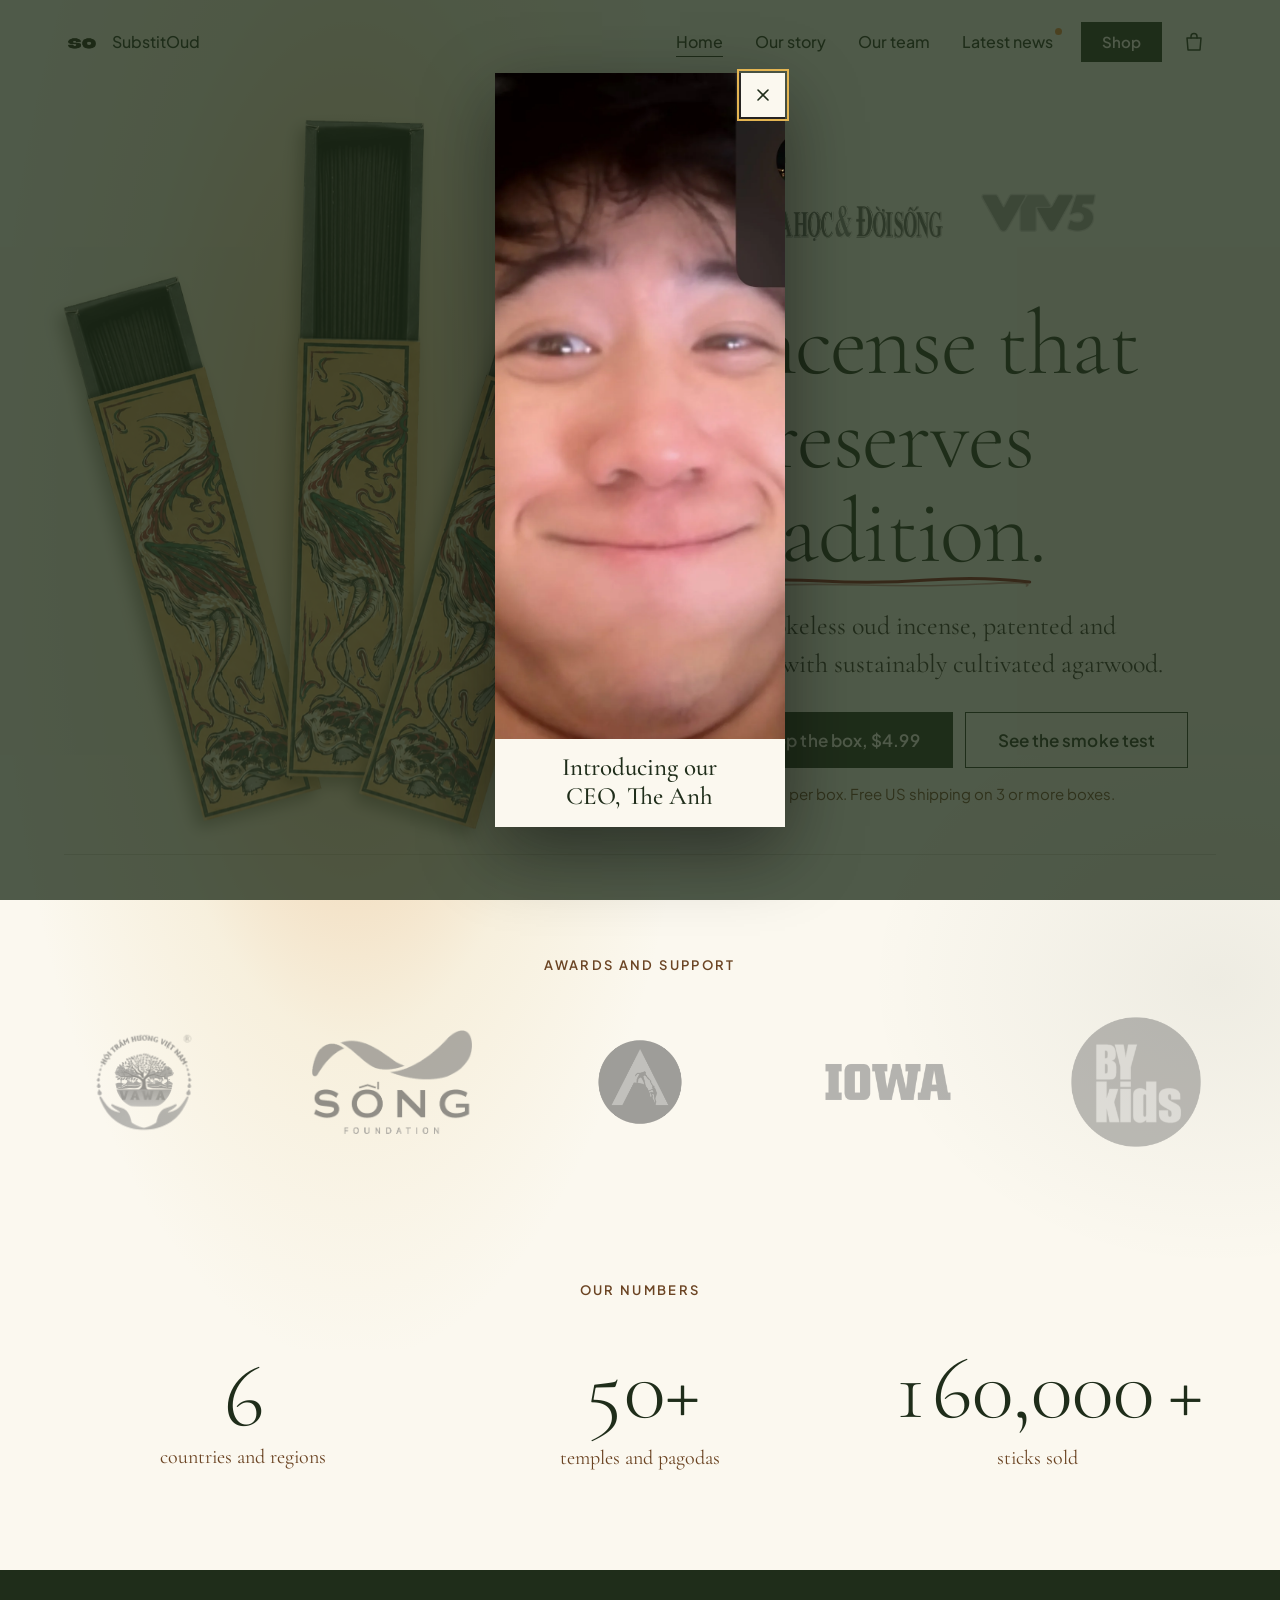
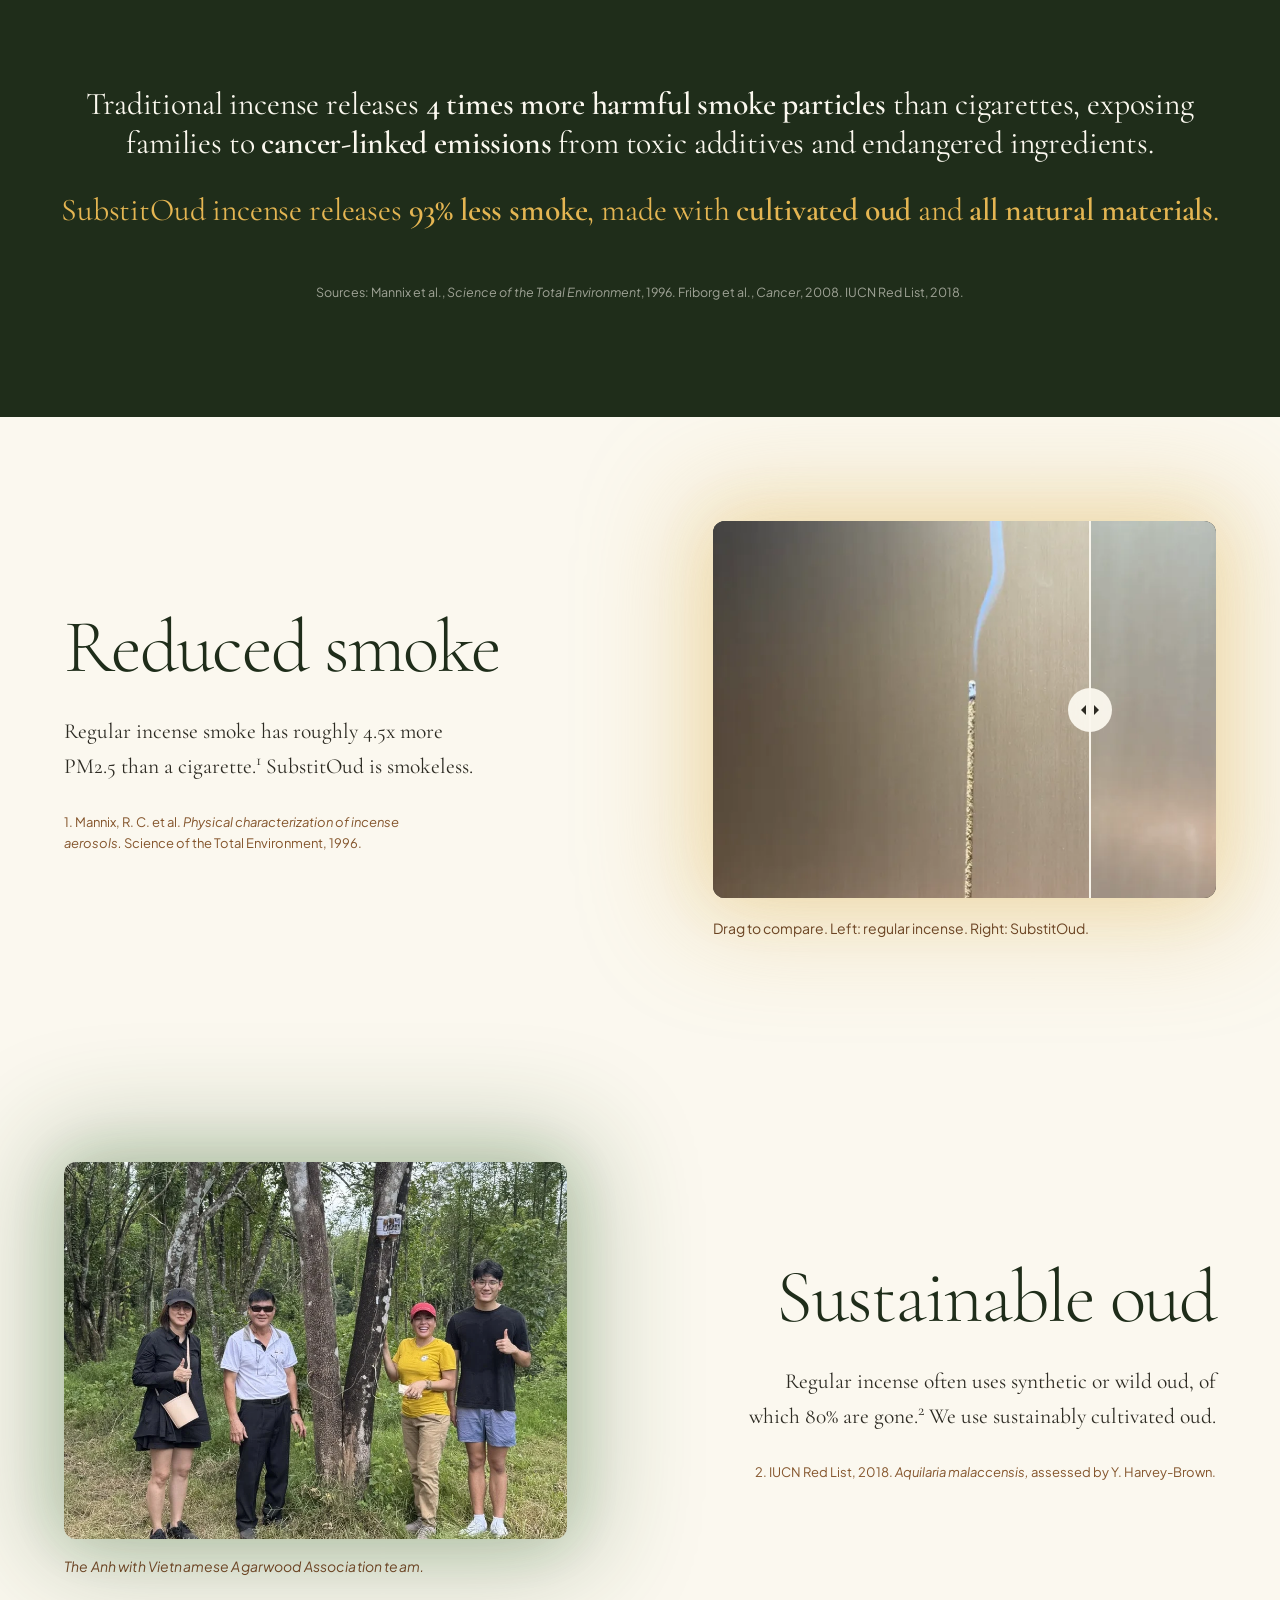
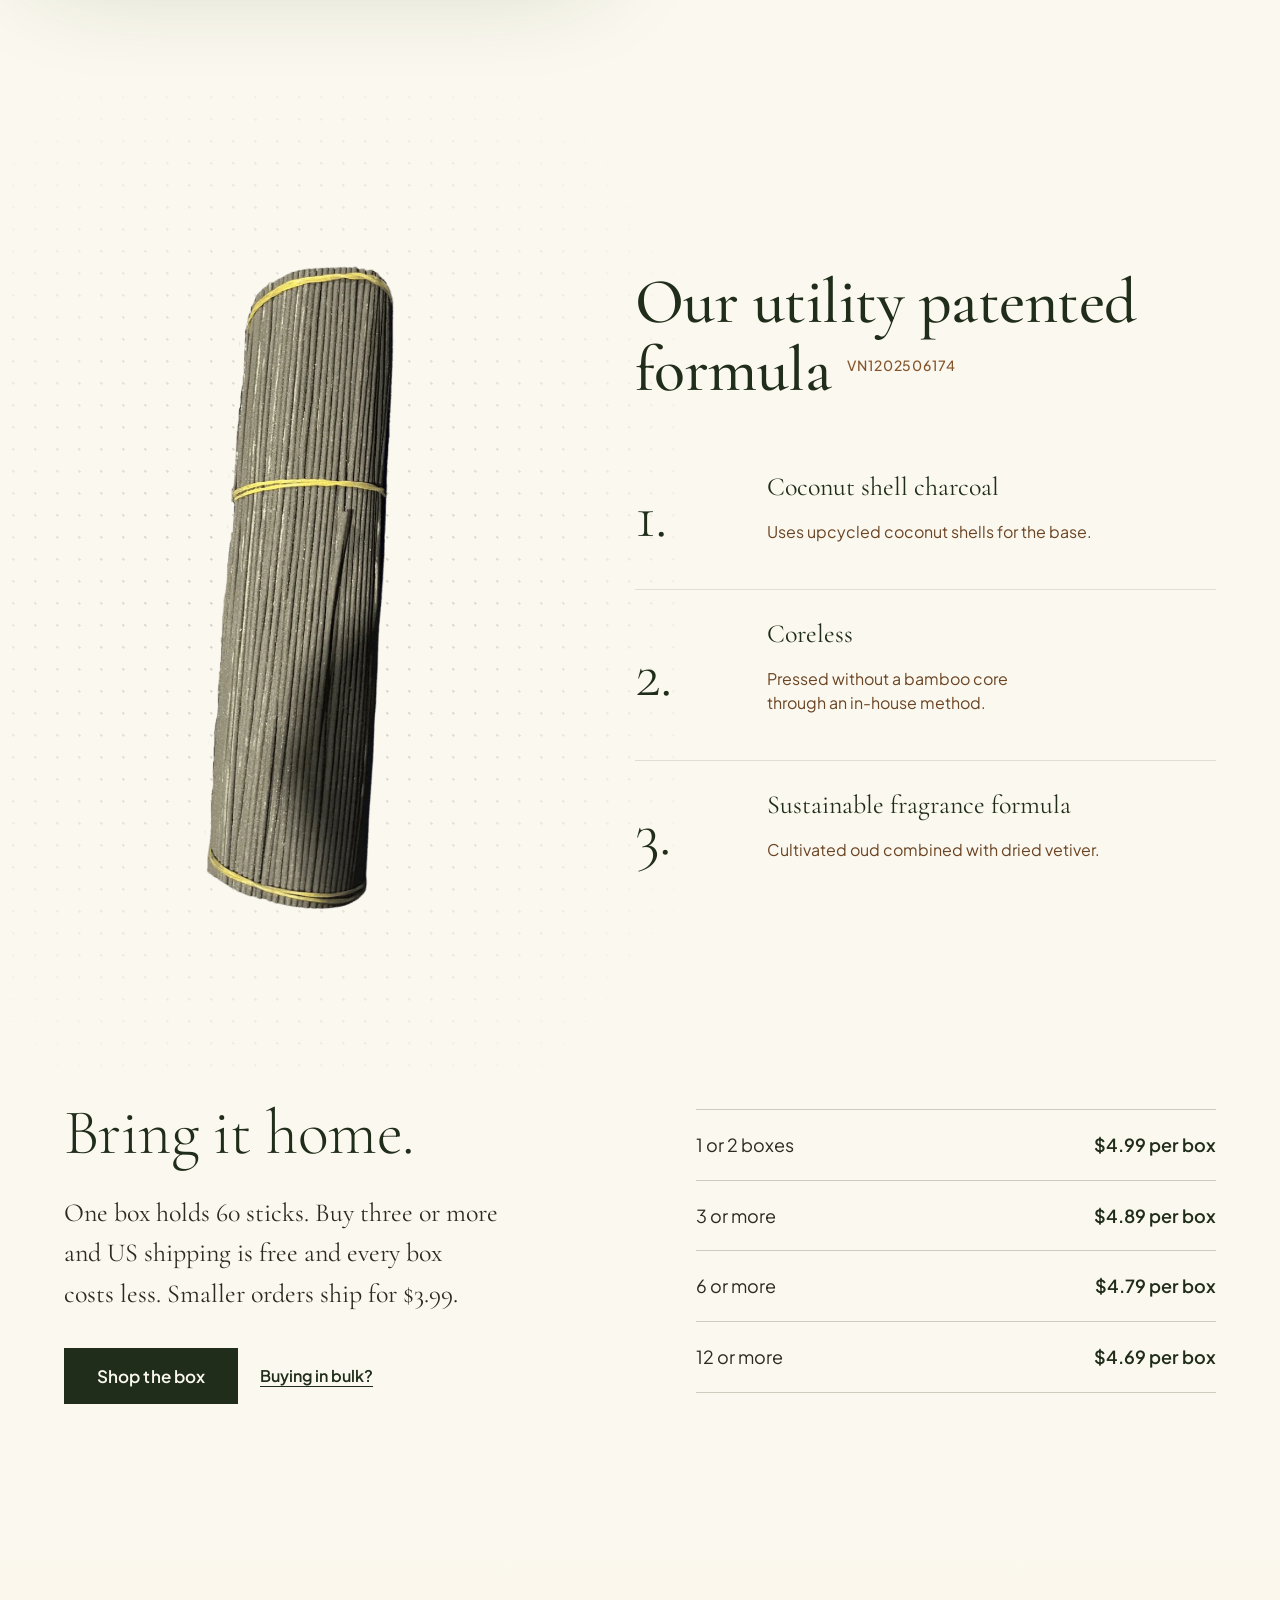
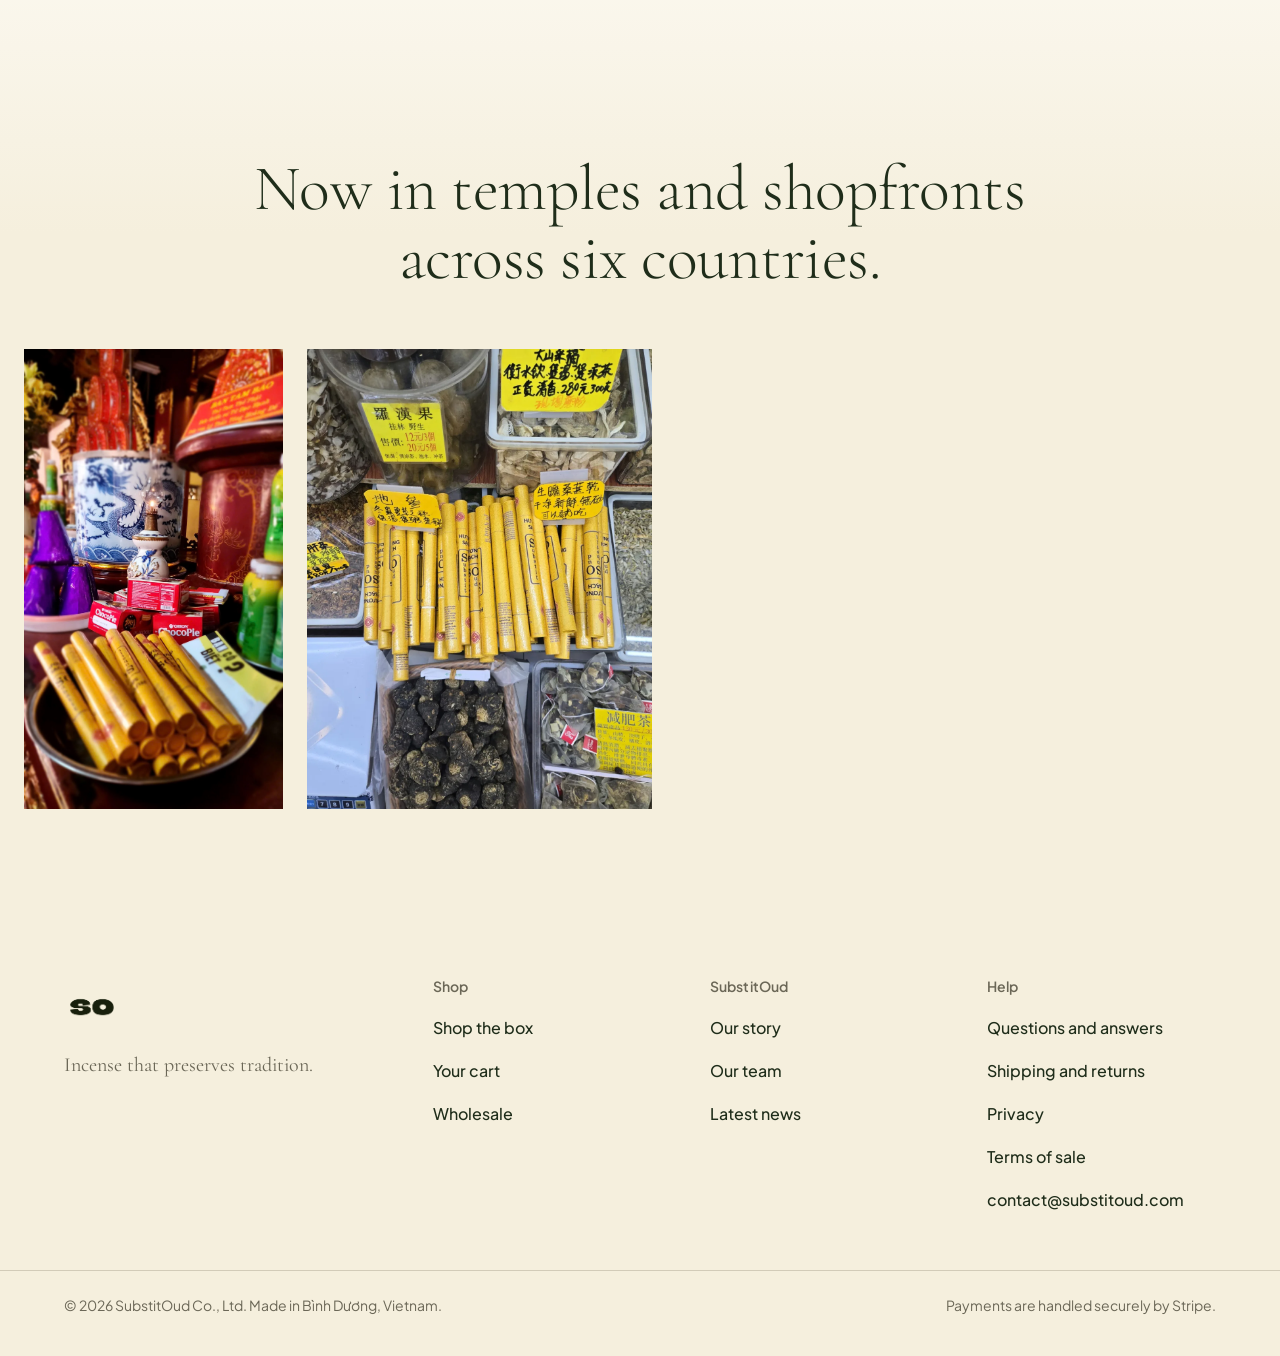
<file: index.html>
<!DOCTYPE html>
<html lang="en">
<head>
  <meta charset="UTF-8" />
  <meta name="viewport" content="width=device-width, initial-scale=1" />
  <title>SubstitOud</title>
  <meta name="description" content="SubstitOud is a patented and sustainable oud incense." />
  <meta name="theme-color" content="#FBF8EF" />

  <link rel="canonical" href="https://substitoud.com/" />

  <!-- Favicons -->
  <link rel="icon" type="image/svg+xml" href="favicon.svg" />
  <link rel="icon" type="image/png" sizes="96x96" href="favicon-96x96.png" />
  <link rel="shortcut icon" href="favicon.ico" />
  <link rel="apple-touch-icon" sizes="180x180" href="apple-touch-icon.png" />
  <link rel="manifest" href="site.webmanifest" />

  <!-- Open Graph -->
  <meta property="og:type" content="website" />
  <meta property="og:site_name" content="SubstitOud" />
  <meta property="og:url" content="https://substitoud.com/" />
  <meta property="og:title" content="SubstitOud | Incense That Preserves Tradition" />
  <meta property="og:description" content="SubstitOud is a patented and sustainable oud incense." />
  <meta property="og:image" content="https://substitoud.com/store/img/og-shop.jpg" />
  <meta property="og:image:width" content="1200" />
  <meta property="og:image:height" content="1200" />
  <meta property="og:image:alt" content="The SubstitOud sleeve beside its open tray of incense sticks on a dark wooden table" />
  <meta property="og:locale" content="en_US" />

  <!-- Twitter -->
  <meta name="twitter:card" content="summary_large_image" />
  <meta name="twitter:title" content="SubstitOud | Incense That Preserves Tradition" />
  <meta name="twitter:description" content="SubstitOud is a patented and sustainable oud incense." />
  <meta name="twitter:image" content="https://substitoud.com/store/img/og-shop.jpg" />
  <meta name="twitter:image:alt" content="The SubstitOud sleeve beside its open tray of incense sticks on a dark wooden table" />

  <!-- Structured data -->
  <script type="application/ld+json">
  {
    "@context": "https://schema.org",
    "@type": "WebSite",
    "name": "SubstitOud",
    "url": "https://substitoud.com/",
    "description": "SubstitOud is a patented and sustainable oud incense.",
    "inLanguage": "en"
  }
  </script>
  <script type="application/ld+json">
  {
    "@context": "https://schema.org",
    "@type": "Organization",
    "name": "SubstitOud",
    "url": "https://substitoud.com/",
    "logo": "https://substitoud.com/substitoud_logo.png",
    "foundingDate": "2023",
    "founder": {
      "@type": "Person",
      "name": "The-Anh Dao"
    },
    "address": {
      "@type": "PostalAddress",
      "addressCountry": "VN"
    },
    "email": "contact@substitoud.com",
    "description": "SubstitOud is a patented and sustainable oud incense.",
    "employee": [
      { "@type": "Person", "name": "The-Anh Dao", "url": "https://substitoud.com/team.html#the-anh-dao" },
      { "@type": "Person", "name": "Karan Verma", "url": "https://substitoud.com/team.html#karan-verma" },
      { "@type": "Person", "name": "Tim Kasian", "url": "https://substitoud.com/team.html#tim-kasian" },
      { "@type": "Person", "name": "Jonathan So", "url": "https://substitoud.com/team.html#jonathan-so" },
      { "@type": "Person", "name": "Rex Tsang", "url": "https://substitoud.com/team.html#rex-tsang" }
    ],
    "sameAs": [
      "https://khoahocdoisong.vn/hoc-sinh-viet-dua-huong-sach-chinh-phuc-dau-truong-quoc-te-post2149046133.html"
    ]
  }
  </script>
  <script type="application/ld+json">
  {
    "@context": "https://schema.org",
    "@type": "Product",
    "name": "SubstitOud Incense",
    "description": "Smokeless, utility-patented oud incense, hand-pressed in Bình Dương and Sapa, Vietnam. Made with cultivated oud and coconut shell charcoal.",
    "brand": { "@type": "Brand", "name": "SubstitOud" },
    "image": "https://substitoud.com/store/img/box-on-shelf.jpg",
    "manufacturer": { "@type": "Organization", "name": "SubstitOud" },
    "countryOfOrigin": "VN",
    "category": "Incense",
    "offers": {
      "@type": "AggregateOffer",
      "priceCurrency": "USD",
      "lowPrice": "4.69",
      "highPrice": "4.99",
      "offerCount": 4,
      "availability": "https://schema.org/InStock",
      "url": "https://substitoud.com/shop.html"
    }
  }
  </script>

  <link rel="preconnect" href="https://fonts.googleapis.com" />
  <link rel="preconnect" href="https://fonts.gstatic.com" crossorigin />
  <link rel="preload" as="image" href="store/img/boxes-fan.webp" fetchpriority="high" />
  <link href="https://fonts.googleapis.com/css2?family=Cormorant+Garamond:ital,wght@0,300;0,400;0,500;0,600;1,300;1,400&family=Plus+Jakarta+Sans:wght@400;500;600&display=swap" rel="stylesheet" />

  <style>
    :root {
      --bg: #FBF8EF;
      --bg-warm: #F5EFDD;
      --green-dark: #1F2D1A;
      --text: #2C2A22;
      --text-muted: #6B6757;
      --text-faint: #8E8970;
      --accent-yellow: #C9A24A;
      --accent-orange: #E8883A;
      --serif: "Cormorant Garamond", Georgia, "Times New Roman", serif;
      --sans: "Plus Jakarta Sans", -apple-system, BlinkMacSystemFont, "Inter", "Helvetica Neue", Arial, sans-serif;
    }

    *, *::before, *::after { box-sizing: border-box; }
    html, body { margin: 0; padding: 0; }
    html { background: var(--bg); }
    /* Stop stray decorative bleed from panning the page sideways on iOS.
       overflow-x:hidden on body alone does not hold there; clip on html does. */
    html, body { overflow-x: hidden; overflow-x: clip; }

    body {
      background: var(--bg);
      color: var(--text);
      font-family: var(--serif);
      font-weight: 400;
      font-size: 20px;
      line-height: 1.65;
      -webkit-font-smoothing: antialiased;
      -moz-osx-font-smoothing: grayscale;
      overflow-x: hidden;
    }

    img { max-width: 100%; display: block; }
    a { color: inherit; text-decoration: none; }

    /* Type roles */
    .label {
      font-family: var(--sans);
      font-size: 14px;
      font-weight: 500;
      letter-spacing: 0.01em;
      text-transform: none;
      color: var(--text-muted);
    }
    .label-caps {
      font-family: var(--sans);
      font-size: 13px;
      font-weight: 600;
      letter-spacing: 0.18em;
      text-transform: uppercase;
      color: var(--text-muted);
    }
    .h1 {
      font-weight: 300;
      font-size: 92px;
      line-height: 1.02;
      letter-spacing: -0.015em;
      margin: 0;
      color: var(--green-dark);
    }
    .stat-num {
      font-weight: 300;
      font-size: 132px;
      line-height: 0.95;
      letter-spacing: -0.025em;
      display: block;
      color: var(--green-dark);
    }
    .stat-num-half {
      font-weight: 300;
      font-size: 66px;
      line-height: 1.0;
      letter-spacing: -0.02em;
      display: block;
      color: var(--green-dark);
    }
    .h2 {
      font-weight: 300;
      font-size: 64px;
      line-height: 1.08;
      letter-spacing: -0.008em;
      margin: 0;
      color: var(--green-dark);
    }
    .body-large {
      font-size: 26px;
      line-height: 1.55;
      color: var(--text);
      font-weight: 400;
    }
    .caption {
      font-family: var(--sans);
      font-size: 14px;
      line-height: 1.55;
      color: var(--text-muted);
      font-weight: 400;
    }
    .photo-caption {
      font-family: var(--sans);
      font-size: 14px;
      font-style: italic;
      color: var(--text-muted);
      margin-top: 16px;
      letter-spacing: 0.01em;
    }
    .section-rule {
      border: 0;
      height: 0.5px;
      background: rgba(110, 100, 80, 0.22);
      max-width: 1280px;
      margin: 0 auto;
      width: calc(100% - 128px);
    }
    .patent-code {
      display: inline-block;
      margin-left: 16px;
      font-family: var(--sans);
      font-size: 14px;
      font-weight: 500;
      letter-spacing: 0.06em;
      color: var(--text-faint);
      text-transform: uppercase;
      vertical-align: middle;
      transform: translateY(-12px);
      transition: color 0.3s ease, letter-spacing 0.4s cubic-bezier(0.2, 0.6, 0.2, 1);
    }
    .patent-code:hover {
      color: var(--text-muted);
      font-weight: 600;
      letter-spacing: 0.10em;
    }
    @media (max-width: 720px) {
      .patent-code { font-size: 12px; margin-left: 8px; transform: translateY(-6px); }
    }
    .footnote {
      font-family: var(--sans);
      font-size: 13px;
      color: var(--text-faint);
      line-height: 1.6;
    }

    /* Scroll reveal */
    .reveal {
      opacity: 0;
      transform: translateY(28px);
      transition: opacity 0.9s cubic-bezier(0.2, 0.65, 0.2, 1),
                  transform 0.9s cubic-bezier(0.2, 0.65, 0.2, 1);
      will-change: opacity, transform;
    }
    .reveal.is-visible { opacity: 1; transform: translateY(0); }
    .reveal-d1 { transition-delay: 0.08s; }
    .reveal-d2 { transition-delay: 0.16s; }
    .reveal-d3 { transition-delay: 0.24s; }
    .reveal-d4 { transition-delay: 0.32s; }
    @media (prefers-reduced-motion: reduce) {
      .reveal { opacity: 1; transform: none; transition: none; }
    }

    /* Hand-drawn underline (notebook style) */
    .underlined-word {
      position: relative;
      display: inline-block;
      white-space: nowrap;
    }
    .hand-underline {
      position: absolute;
      left: -6px;
      right: -6px;
      bottom: -14px;
      width: calc(100% + 12px);
      height: 18px;
      color: #8B1A1A;
      pointer-events: none;
    }
    .hand-underline path {
      fill: none;
      stroke: currentColor;
      stroke-linecap: round;
      stroke-dasharray: 240;
      stroke-dashoffset: 240;
    }
    .hand-underline path.p1 { stroke-width: 3; }
    .hand-underline path.p2 { stroke-width: 1.6; opacity: 0.45; }
    .underlined-word.is-drawn .hand-underline path.p1 {
      animation: draw-line 1.1s cubic-bezier(0.45, 0, 0.2, 1) 0.6s forwards;
    }
    .underlined-word.is-drawn .hand-underline path.p2 {
      animation: draw-line 1.0s cubic-bezier(0.45, 0, 0.2, 1) 1.4s forwards;
    }
    @keyframes draw-line {
      to { stroke-dashoffset: 0; }
    }

    /* Section base — 140px padding top and bottom = 280px gap between sections */
    .full-vh {
      min-height: 100vh;
      overflow-x: clip;   /* contains the methodology dot halo */
      padding: 140px 0;
      display: flex;
      flex-direction: column;
      justify-content: center;
    }

    /* TOP NAVIGATION — Cluely-style, dark green */
    .site-nav {
      position: relative;
      z-index: 5;
      display: flex;
      align-items: center;
      justify-content: space-between;
      padding: 28px 64px;
      max-width: 1480px;
      margin: 0 auto;
      width: 100%;
    }
    .nav-logo {
      display: inline-flex;
      align-items: center;
      gap: 12px;
    }
    .nav-logo img {
      height: 36px;
      width: auto;
    }
    .nav-wordmark {
      font-family: var(--sans);
      font-size: 16px;
      font-weight: 500;
      color: var(--green-dark);
      letter-spacing: 0.005em;
      line-height: 1;
    }
    .nav-links {
      display: flex;
      align-items: center;
      gap: 36px;
    }
    .nav-link {
      font-family: var(--sans);
      font-size: 16px;
      font-weight: 500;
      color: var(--green-dark);
      letter-spacing: 0.005em;
      transition: letter-spacing 0.4s cubic-bezier(0.2, 0.6, 0.2, 1);
    }
    .nav-link:hover {
      font-weight: 600;
      letter-spacing: 0.06em;
    }

    /* HERO BLOCK — nav + hero + sponsor strip in one 100vh unit */
    .hero-block {
      position: relative;
      overflow-x: clip;   /* contains the two glow pseudo-elements */
      min-height: 100vh;
      display: flex;
      flex-direction: column;
    }
    .hero-block::before {
      /* Orange glow centered on the incense picture */
      content: "";
      position: absolute;
      top: 0;
      left: 0;
      width: 55%;
      height: 110%;
      background: radial-gradient(ellipse at 50% 37%,
        rgba(232, 138, 47, 0.55) 0%,
        rgba(217, 138, 47, 0.30) 22%,
        rgba(217, 178, 90, 0.12) 45%,
        transparent 72%);
      pointer-events: none;
      z-index: 0;
    }
    .hero-block::after {
      content: "";
      position: absolute;
      right: -10%;
      bottom: -10%;
      width: 50%;
      height: 60%;
      background: radial-gradient(ellipse at 70% 50%, rgba(31, 45, 26, 0.06) 0%, transparent 55%);
      pointer-events: none;
      z-index: 0;
    }

    .hero {
      position: relative;
      z-index: 1;
      flex: 1;
      display: grid;
      grid-template-columns: 1.2fr 1fr;
      align-items: start;
      gap: 64px;
      padding: 24px 64px 0;
      max-width: 1480px;
      width: 100%;
      margin: 0 auto;
    }

    .hero-product {
      position: relative;
      height: 100%;
      min-height: 540px;
      margin-left: -64px;
      display: flex;
      align-items: flex-start;
      justify-content: center;
    }
    .hero-product img {
      width: 100%;
      height: 100%;
      max-height: 88vh;
      object-fit: contain;
      object-position: top center;
      margin-top: -40px;
    }

    .hero-text { padding: 24px 0; position: relative; z-index: 1; }
    .hero-press {
      display: flex;
      align-items: center;
      gap: 36px;
      flex-wrap: wrap;
      margin: 16px 0 56px;
    }
    .press-logo { display: inline-flex; align-items: center; }
    .press-logo img {
      height: 56px;
      width: auto;
      filter: grayscale(1) contrast(0.55) brightness(0.6);
      opacity: 0.78;
      transition: opacity 0.3s ease, filter 0.3s ease, transform 0.3s ease;
    }
    .press-logo:hover img {
      opacity: 1;
      filter: grayscale(1) contrast(0.85) brightness(0.4);
      transform: scale(1.05);
    }
    .press-logo:active img {
      transform: scale(0.98);
      transition-duration: 0.1s;
    }
    .press-logo--vtv5 img {
      height: 44px;
      filter: grayscale(1) contrast(0.42) brightness(1.08);
      opacity: 0.58;
    }
    .press-logo--vtv5:hover img {
      filter: grayscale(1) contrast(0.6) brightness(0.85);
      opacity: 0.8;
    }

    /* SPONSOR strip */
    .sponsors-block {
      position: relative;
      z-index: 1;
      flex-shrink: 0;
      padding: 88px 0 80px;
    }
    .sponsors-head {
      text-align: center;
      margin-bottom: 40px;
    }
    .sponsor-track {
      max-width: 1320px;
      margin: 0 auto;
      padding: 0 64px;
      display: flex;
      align-items: center;
      justify-content: space-between;
      gap: 88px;
    }
    .sponsor-logo {
      flex: 1;
      display: flex;
      align-items: center;
      justify-content: center;
      min-height: 130px;
      border-radius: 12px;
      /* ~critically damped, response 0.4s — Apple's "move/reposition" feel */
      transition: transform 0.4s cubic-bezier(0.2, 0.6, 0.2, 1);
    }
    .sponsor-logo:hover { transform: translateY(-4px); }
    /* Feedback on press-down, not on release. Fast enough to feel like contact. */
    .sponsor-logo:active {
      transform: translateY(-2px) scale(0.97);
      transition-duration: 0.1s;
    }
    .sponsor-logo img {
      max-height: 130px;
      max-width: 100%;
      width: auto;
      object-fit: contain;
      /* filter held constant; only opacity + transform animate (compositor-only) */
      filter: grayscale(1) contrast(0.55) brightness(0.75);
      opacity: 0.56;
      transition: opacity 0.4s ease, transform 0.4s cubic-bezier(0.2, 0.6, 0.2, 1);
    }
    .sponsor-logo:hover img {
      opacity: 0.95;
      transform: scale(1.04);
    }
    .sponsor-logo:active img { opacity: 1; }

    /* solid-fill marks need a lighter hand than the line-art wordmarks */
    .sponsor-logo--mark img {
      filter: grayscale(1) contrast(0.32) brightness(1.1);
      opacity: 0.4;
    }
    .sponsor-logo--mark:hover img { opacity: 0.8; }
    .sponsor-logo--mark:active img { opacity: 0.9; }

    /* Keyboard route must be as legible as the pointer route */
    .sponsor-logo:focus-visible,
    .press-logo:focus-visible {
      outline: 2px solid var(--green-dark);
      outline-offset: 8px;
      border-radius: 12px;
    }
    .sponsor-logo:focus-visible img { opacity: 0.95; }
    .press-logo:focus-visible img { opacity: 1; }

    .sponsor-marquee {
      display: none;
      overflow: hidden;
      white-space: nowrap;
      -webkit-mask-image: linear-gradient(90deg, transparent 0, #000 8%, #000 92%, transparent 100%);
      mask-image: linear-gradient(90deg, transparent 0, #000 8%, #000 92%, transparent 100%);
    }
    .sponsor-marquee-track {
      display: inline-flex;
      align-items: center;
      gap: 80px;
      animation: marquee 40s linear infinite;
      padding-right: 80px;
      will-change: transform;
    }
    /* A moving thing stops when you reach for it */
    .sponsor-marquee:hover .sponsor-marquee-track,
    .sponsor-marquee:active .sponsor-marquee-track,
    .sponsor-marquee:focus-within .sponsor-marquee-track { animation-play-state: paused; }
    .sponsor-marquee-track > * { flex: 0 0 auto; }
    .sponsor-marquee-track img {
      max-height: 64px;
      width: auto;
      filter: grayscale(1) contrast(0.5) brightness(0.7);
      opacity: 0.78;
    }
    .sponsor-marquee-track img.marquee-mark {
      filter: grayscale(1) contrast(0.3) brightness(1.25);
      opacity: 0.6;
    }
    @keyframes marquee {
      from { transform: translateX(0); }
      to { transform: translateX(-50%); }
    }

    /* BY THE NUMBERS — reach strip, sits directly under Awards and Support */
    .metrics-block {
      position: relative;
      z-index: 2;
      padding: 40px 0 88px;
    }
    .metrics-head {
      text-align: center;
      margin-bottom: 44px;
    }
    .metrics-inner {
      max-width: 1280px;
      margin: 0 auto;
      padding: 0 64px;
      display: grid;
      grid-template-columns: repeat(3, 1fr);
      gap: 40px;
      align-items: start;
    }
    .metric {
      position: relative;
      text-align: center;
    }
    .metric-figure {
      font-family: var(--serif);
      font-weight: 300;
      /* Scales with the column so "160,000+" never wraps to a second line */
      font-size: clamp(54px, 7vw, 88px);
      white-space: nowrap;
      line-height: 1;
      letter-spacing: -0.022em;
      color: var(--green-dark);
      display: block;
      margin: 0;
      font-variant-numeric: tabular-nums;
    }
    /* min-width is set from the final value by script, so counting cannot reflow the row */
    .metric-count { display: inline-block; text-align: center; }
    .metric-caption {
      font-family: var(--serif);
      font-size: 20px;
      line-height: 1.35;
      color: var(--text-muted);
      margin: 12px 0 0;
    }

    /* The countries figure opens the list of countries */
    .metric-toggle {
      display: block;
      width: 100%;
      margin: 0;
      padding: 8px 0;
      background: none;
      border: 0;
      border-radius: 14px;
      font: inherit;
      color: inherit;
      cursor: pointer;
      -webkit-tap-highlight-color: transparent;
      transition: transform 0.4s cubic-bezier(0.2, 0.6, 0.2, 1);
    }
    .metric-toggle:hover { transform: translateY(-4px); }
    .metric-toggle:active { transform: translateY(-2px) scale(0.98); transition-duration: 0.1s; }
    .metric-toggle:focus-visible { outline: 2px solid var(--green-dark); outline-offset: 4px; }
    .metric-pop {
      position: absolute;
      left: 50%;
      top: calc(100% + 10px);
      transform: translate(-50%, 6px);
      opacity: 0;
      visibility: hidden;
      z-index: 6;
      min-width: 260px;
      padding: 20px 26px;
      background: var(--bg-warm);
      border: 0.5px solid rgba(110, 100, 80, 0.3);
      border-radius: 16px;
      box-shadow: 0 14px 34px rgba(40, 35, 20, 0.12);
      transition: opacity 0.28s ease, transform 0.28s cubic-bezier(0.2, 0.6, 0.2, 1), visibility 0.28s;
    }
    .metric--countries:hover .metric-pop,
    .metric--countries:focus-within .metric-pop,
    .metric--countries.is-open .metric-pop {
      opacity: 1;
      visibility: visible;
      transform: translate(-50%, 0);
    }
    .metric-pop-list {
      list-style: none;
      margin: 0;
      padding: 0;
      display: grid;
      grid-template-columns: repeat(2, auto);
      gap: 8px 28px;
      justify-content: center;
      font-family: var(--serif);
      font-size: 19px;
      line-height: 1.3;
      color: var(--text);
      text-align: left;
      white-space: nowrap;
    }

    @media (max-width: 1024px) {
      /* 160,000+ has to fit one third of the row, so the figures come down with it */
      .metrics-inner { padding: 0 48px; gap: 24px; grid-template-columns: repeat(3, minmax(0, 1fr)); }
      .metric-caption { font-size: 17px; }
    }

    @media (max-width: 720px) {
      .metrics-block { padding: 24px 0 56px; }
      .metrics-head { margin-bottom: 28px; }
      .metrics-inner {
        grid-template-columns: 1fr;
        gap: 44px;
        padding: 0 24px;
      }
      .metric-figure { font-size: 72px; }
      .metric-pop { min-width: 0; width: 100%; max-width: 300px; }
    }

    @media (prefers-reduced-motion: reduce) {
      .metric-toggle { transition: none; }
      .metric-toggle:hover, .metric-toggle:active { transform: none; }
      .metric-pop { transition: opacity 0.01s linear; }
    }

    /* PITCH VIDEO */
    .video-block {
      max-width: 1200px;
      margin: 0 auto;
      padding: 0 64px;
      width: 100%;
    }
    .video-title {
      margin-bottom: 48px;
      text-align: center;
    }
    .video-frame {
      position: relative;
      width: 100%;
      aspect-ratio: 16 / 9;
      background: #1a1a17;
      overflow: hidden;
    }
    .video-frame iframe {
      position: absolute;
      inset: 0;
      width: 100%;
      height: 100%;
      border: 0;
    }
    .video-caption {
      margin-top: 20px;
      text-align: center;
    }

    /* SMOKELESS */
    .smokeless-inner {
      max-width: 1280px;
      margin: 0 auto;
      padding: 0 64px;
      width: 100%;
    }
    .smokeless-grid {
      display: grid;
      grid-template-columns: 1fr 1.1fr;
      gap: 96px;
      align-items: center;
    }
    .smokeless-text { max-width: 540px; }
    .smokeless-text > * + * { margin-top: 28px; }

    .slider-frame {
      position: relative;
      width: 100%;
      aspect-ratio: 4 / 3;
      background: #1a1a17;
      overflow: hidden;
      border-radius: 12px;
      user-select: none;
      touch-action: none;
      box-shadow:
        0 0 110px 24px rgba(217, 178, 90, 0.38),
        0 0 60px 0 rgba(232, 195, 110, 0.26);
    }
    .slider-side {
      position: absolute;
      inset: 0;
      width: 100%;
      height: 100%;
      object-fit: cover;
      display: block;
    }
    .slider-side.is-before {
      clip-path: inset(0 25% 0 0);
      will-change: clip-path;
    }
    .slider-handle {
      position: absolute;
      top: 0; bottom: 0;
      width: 2px;
      background: rgba(251,248,239,0.95);
      left: 75%;
      transform: translateX(-50%);
      cursor: ew-resize;
      z-index: 5;
    }
    .slider-handle::before {
      content: "";
      position: absolute;
      top: 50%;
      left: 50%;
      transform: translate(-50%, -50%);
      width: 44px;
      height: 44px;
      border-radius: 50%;
      background: rgba(251,248,239,0.95);
      transition: transform 0.25s ease, background 0.25s ease;
    }
    .slider-frame:hover .slider-handle::before {
      transform: translate(-50%, -50%) scale(1.12);
      background: rgba(251,248,239,1);
    }
    .slider-handle .arrows {
      position: absolute;
      top: 50%;
      left: 50%;
      transform: translate(-50%, -50%);
      width: 18px;
      height: 10px;
      display: flex;
      justify-content: space-between;
      align-items: center;
      z-index: 1;
    }
    .slider-handle .arrows span {
      width: 0; height: 0;
      border-top: 5px solid transparent;
      border-bottom: 5px solid transparent;
    }
    .slider-handle .arrows span:first-child { border-right: 5px solid var(--text); }
    .slider-handle .arrows span:last-child { border-left: 5px solid var(--text); }
    .slider-caption-row {
      margin-top: 20px;
      text-align: left;
    }

    /* SUSTAINABLE — mirror of smokeless, photo left, text right-aligned */
    .sustainable-inner {
      max-width: 1280px;
      margin: 0 auto;
      padding: 0 64px;
      width: 100%;
    }
    .sustainable-grid {
      display: grid;
      grid-template-columns: 1.1fr 1fr;
      gap: 96px;
      align-items: center;
    }
    .sustainable-photo-wrap {
      width: 100%;
    }
    .sustainable-photo {
      width: 100%;
      aspect-ratio: 4 / 3;
      overflow: hidden;
      border-radius: 12px;
      box-shadow:
        0 0 110px 25px rgba(31, 80, 26, 0.28),
        0 0 60px 0 rgba(45, 110, 40, 0.20);
    }
    .sustainable-photo img {
      width: 100%;
      height: 100%;
      object-fit: cover;
    }
    .sustainable-text {
      max-width: 540px;
      margin-left: auto;
      text-align: right;
    }
    .sustainable-text > * + * { margin-top: 28px; }

    /* METHODOLOGY — Cluely-style: bundle photo left, big numbers right */
    .methodology-inner {
      max-width: 1280px;
      margin: 0 auto;
      padding: 0 64px;
      width: 100%;
    }
    .methodology-grid {
      display: grid;
      grid-template-columns: 0.9fr 1.1fr;
      gap: 96px;
      align-items: center;
    }
    .methodology-photo {
      width: 100%;
      max-height: 78vh;
      display: flex;
      align-items: center;
      justify-content: center;
      position: relative;
    }
    .methodology-photo::before {
      content: "";
      position: absolute;
      inset: -140px;
      background-image: radial-gradient(circle at 1.2px 1.2px, rgba(80, 75, 60, 0.18) 1.4px, transparent 1.4px);
      background-size: 22px 22px;
      -webkit-mask-image: radial-gradient(ellipse at center, black 18%, rgba(0,0,0,0.55) 50%, transparent 88%);
      mask-image: radial-gradient(ellipse at center, black 18%, rgba(0,0,0,0.55) 50%, transparent 88%);
      pointer-events: none;
      z-index: 0;
    }
    .methodology-photo img {
      max-width: 100%;
      max-height: 78vh;
      width: auto;
      height: auto;
      object-fit: contain;
      position: relative;
      z-index: 1;
    }
    .methodology-head {
      margin-bottom: 40px;
    }
    .method-list { padding: 0; margin: 0; list-style: none; }
    .method-row {
      display: grid;
      grid-template-columns: 100px 1fr;
      gap: 32px;
      align-items: center;
      padding: 28px 0;
    }
    .method-row + .method-row {
      border-top: 0.5px solid rgba(110, 100, 80, 0.18);
    }
    .method-num {
      font-family: var(--serif);
      font-weight: 300;
      font-size: 64px;
      line-height: 1;
      letter-spacing: -0.02em;
      color: var(--green-dark);
    }
    .method-title {
      font-family: var(--serif);
      font-size: 26px;
      font-weight: 400;
      line-height: 1.25;
      margin: 0 0 6px;
      color: var(--green-dark);
    }
    .method-desc {
      font-family: var(--sans);
      font-size: 16px;
      color: var(--text-muted);
      line-height: 1.55;
    }
    .method-attr {
      font-family: var(--serif);
      font-style: italic;
      color: var(--text-muted);
      font-size: 18px;
      margin-top: 32px;
    }

    /* GALLERY — its own warm-cream block with a top transition gradient */
    .gallery {
      background-color: var(--bg-warm);
      background-image: linear-gradient(180deg, var(--bg) 0%, var(--bg-warm) 280px);
      background-repeat: no-repeat;
      background-position: top;
      padding: 200px 0 96px;
      overflow: hidden;
      position: relative;
    }
    .gallery-head {
      max-width: 1200px;
      margin: 0 auto 56px;
      padding: 0 64px;
      text-align: center;
    }
    .gallery-track {
      display: flex;
      gap: 24px;
      animation: gallery-scroll 90s linear infinite;
      padding-left: 24px;
      will-change: transform;
    }
    .gallery-track:hover { animation-play-state: paused; }
    .gallery-item {
      flex: 0 0 auto;
      height: 460px;
      transition: transform 0.5s cubic-bezier(0.2, 0.6, 0.2, 1);
    }
    .gallery-item:hover { transform: translateY(-10px); }
    .gallery-item img {
      height: 100%;
      width: auto;
      object-fit: cover;
      display: block;
      transition: filter 0.5s ease;
    }
    .gallery-track:hover .gallery-item:not(:hover) img { filter: brightness(0.85); }
    @keyframes gallery-scroll {
      from { transform: translateX(0); }
      to { transform: translateX(-50%); }
    }

    /* FOOTER — warm-cream, bigger logo + email */
    footer {
      background-color: var(--bg-warm);
      padding: 64px 0 80px;
    }
    .footer-inner {
      max-width: 1280px;
      margin: 0 auto;
      padding: 0 64px;
      display: flex;
      align-items: center;
      justify-content: space-between;
      gap: 32px;
      flex-wrap: wrap;
    }
    .footer-logo img {
      height: 60px;
      width: auto;
    }
    .footer-nav {
      display: flex;
      flex-direction: row;
      gap: 32px;
      align-items: center;
      font-family: var(--sans);
      font-size: 16px;
      font-weight: 500;
      color: var(--green-dark);
    }
    .footer-nav a {
      letter-spacing: 0.005em;
      transition: letter-spacing 0.4s cubic-bezier(0.2, 0.6, 0.2, 1);
    }
    .footer-nav a:hover {
      font-weight: 600;
      letter-spacing: 0.06em;
    }
    .footer-bottom {
      max-width: 1280px;
      margin: 32px auto 0;
      padding: 0 64px;
      display: flex;
      justify-content: flex-end;
    }
    .footer-email {
      font-family: var(--sans);
      font-size: 15px;
      font-weight: 400;
      color: var(--text-muted);
      letter-spacing: 0.005em;
      transition: color 0.3s ease, letter-spacing 0.4s cubic-bezier(0.2, 0.6, 0.2, 1);
    }
    .footer-email:hover {
      color: var(--text);
      font-weight: 500;
      letter-spacing: 0.04em;
    }

    /* RESPONSIVE */
    @media (max-width: 1180px) {
      .h1 { font-size: 76px; }
      .stat-num { font-size: 104px; }
      .stat-num-half { font-size: 56px; }
      .full-vh { padding: 112px 0; }
      .hero { gap: 48px; padding: 0 48px; }
      .site-nav { padding: 24px 48px; }
      .hero-product { margin-left: -48px; }
      .video-block, .smokeless-inner, .sustainable-inner, .methodology-inner, .footer-inner, .gallery-head, .sponsor-track { padding-left: 48px; padding-right: 48px; }
      .smokeless-grid, .sustainable-grid, .methodology-grid { gap: 56px; }
      .sponsor-track { gap: 56px; }
      .sponsor-logo img { max-height: 80px; }
      .gallery-item { height: 380px; }
      .method-row { grid-template-columns: 80px 1fr; }
      .method-num { font-size: 56px; }
    }

    @media (max-width: 720px) {
      body { font-size: 18px; line-height: 1.65; }
      .h1 { font-size: 48px; line-height: 1.1; }
      .stat-num { font-size: 64px; }
      .stat-num-half { font-size: 40px; }
      .body-large { font-size: 20px; line-height: 1.55; }
      .full-vh { min-height: auto; padding: 80px 0; }
      .hero-block { min-height: 100vh; }

      .site-nav { padding: 16px 24px; }
      .nav-logo img { height: 28px; }
      .nav-link { font-size: 15px; }
      .nav-links { gap: 24px; }

      .video-block, .smokeless-inner, .sustainable-inner, .methodology-inner, .footer-inner, .gallery-head { padding-left: 24px; padding-right: 24px; }

      .hero {
        grid-template-columns: 1fr;
        gap: 24px;
        padding: 24px 24px 0;
      }
      .hero-product {
        height: 50vh;
        min-height: 0;
        margin-left: 0;
        margin-bottom: -8vh;
      }
      .hero-product img { height: 110%; }
      .hero-text { padding: 0; }
      .hero-press { gap: 16px; margin: 12px 0 32px; }
      .press-logo img { height: 40px; }
      .press-logo--vtv5 img { height: 32px; }
      .hero-block::before { left: -50%; width: 200%; height: 50%; top: 0; }

      .sponsors-block { padding: 16px 0 32px; }
      .sponsors-head { margin-bottom: 24px; }
      .sponsor-track { display: none; }
      .sponsor-marquee { display: block; }

      .smokeless-grid, .sustainable-grid, .methodology-grid {
        grid-template-columns: 1fr;
        gap: 40px;
      }
      .smokeless-text, .sustainable-text { max-width: 100%; margin-left: 0; text-align: left; }
      .slider-caption-row { text-align: center; }

      .methodology-photo img { max-height: 50vh; }
      .method-row { grid-template-columns: 56px 1fr; gap: 20px; padding: 22px 0; }
      .method-num { font-size: 40px; }
      .method-title { font-size: 22px; }

      .gallery {
        padding: 120px 0 64px;
        background-image: linear-gradient(180deg, var(--bg) 0%, var(--bg-warm) 160px);
      }
      .gallery-item { height: 280px; }
      .gallery-head { margin-bottom: 32px; }

      footer { padding: 40px 0 56px; }
      .footer-inner { flex-direction: row; gap: 16px; }
      .footer-logo img { height: 40px; }
      .footer-email { font-size: 16px; }
    }
    /* ---- Sponsor strip: user preferences win ---- */
    @media (prefers-reduced-motion: reduce) {
      .sponsor-marquee-track { animation: none; will-change: auto; }
      .sponsor-logo,
      .sponsor-logo img,
      .press-logo img { transition: opacity 0.2s ease; }
      .sponsor-logo:hover,
      .sponsor-logo:active { transform: none; }
      .sponsor-logo:hover img,
      .press-logo:hover img { transform: none; }
    }
    /* No infinite loop, no unreachable links: the real, tappable row comes back */
    @media (max-width: 720px) and (prefers-reduced-motion: reduce) {
      .sponsor-marquee { display: none; }
      .sponsor-track {
        display: flex;
        flex-wrap: wrap;
        justify-content: center;
        gap: 24px 36px;
        padding: 0 24px;
      }
      .sponsor-logo { flex: 0 0 auto; min-height: 0; }
      .sponsor-logo img { max-height: 56px; }
    }
    @media (prefers-contrast: more) {
      .sponsor-logo img,
      .sponsor-logo--mark img,
      .sponsor-marquee-track img,
      .sponsor-marquee-track img.marquee-mark {
        filter: grayscale(1);
        opacity: 1;
      }
    }

    /* Latest news carries an unread-style dot until the page is opened. */
    .nav-link--news { position: relative; }
    .nav-link--news::after {
      content: "";
      position: absolute;
      top: -2px;
      right: -9px;
      width: 7px;
      height: 7px;
      border-radius: 50%;
      background: var(--accent-orange);
      pointer-events: none;
    }
    .nav-link--news[aria-current="page"]::after { display: none; }
    @media (max-width: 400px) {
      .nav-link--news::after { width: 6px; height: 6px; right: -7px; top: -1px; }
    }

    /* Four tabs will not fit beside the wordmark on a phone, and they overlapped
       it even with three. Below these widths the logo mark carries the brand. */
    @media (max-width: 560px) {
      .nav-wordmark { display: none; }
      .nav-links { gap: 20px; }
      .nav-link { font-size: 15px; }
    }
    @media (max-width: 400px) {
      .nav-links { gap: 13px; }
      .nav-link { font-size: 14px; }
      .nav-logo img { height: 30px; }
    }
    @media (max-width: 365px) {
      .nav-links { gap: 11px; }
      .nav-link { font-size: 13px; }
    }

    /* --- store additions (home) --- */
    .problem-band { background: #1F2D1A; color: #FBF8EF; padding: clamp(72px, 9vw, 128px) 0; position: relative; z-index: 2; }
    .problem-inner { max-width: 1040px; margin: 0 auto; padding: 0 32px; text-align: center; }
    .problem-line, .problem-answer {
      font-family: var(--serif);
      font-size: clamp(25px, 3.05vw, 42px);
      line-height: 1.24;
      letter-spacing: -0.005em;
      margin: 0;
    }
    .problem-line { font-weight: 400; color: #FBF8EF; text-wrap: balance; }
    .problem-answer { font-weight: 400; color: #E4B552; margin-top: 0.85em; text-wrap: balance; }
    .problem-line strong, .problem-answer strong { font-weight: 600; color: inherit; }
    @media (min-width: 900px) {
      /* wide screens: the problem sits on two lines and the answer on one */
      .problem-inner { max-width: 1500px; padding: 0 48px; }
      .problem-line, .problem-answer { font-size: min(calc((100vw - 96px) / 37.3), 37px); }
      .problem-answer { white-space: nowrap; }
    }
    /* "93% reduced smoke" is longer than its sibling heading, so it runs a little smaller to stay on one line */
    .stat-num--line.stat-num--long { font-size: clamp(40px, 5.6vw, 76px); }
    @media (max-width: 720px) { .stat-num--line.stat-num--long { font-size: clamp(36px, 11.9vw, 60px); } }
    .problem-sources { font-family: var(--sans); font-size: 12.5px; line-height: 1.6; color: rgba(251, 248, 239, 0.58); margin: clamp(32px, 4vw, 52px) 0 0; }
    @media (max-width: 720px) { .problem-inner { padding: 0 24px; } }
    .hero-sub {
      margin: 28px 0 0;
      max-width: 17.5em;
      font-size: 26px;
      line-height: 1.45;
      color: var(--text);
    }
    /* "Reduced smoke" and "Sustainable oud": heading on one line, text in two balanced lines */
    .stat-num--line { white-space: nowrap; font-size: clamp(44px, 5.9vw, 84px); line-height: 1.04; }
    .smokeless-text .body-large, .sustainable-text .body-large { text-wrap: balance; }
    @media (min-width: 721px) {
      /* these two sections were each forced to fill a whole screen; let them be as tall as their content */
      section[aria-labelledby="smokeless-head"], section[aria-labelledby="sustainable-head"] { min-height: 0; padding: 104px 0; }
      .smokeless-grid { grid-template-columns: minmax(0, 1.1fr) minmax(0, 1fr); }
      .sustainable-grid { grid-template-columns: minmax(0, 1fr) minmax(0, 1.1fr); }
      .smokeless-text, .sustainable-text { max-width: none; }
      .smokeless-text .body-large, .sustainable-text .body-large { font-size: clamp(20px, 1.68vw, 24px); }
    }
    @media (max-width: 720px) {
      .stat-num--line { font-size: clamp(40px, 13.5vw, 60px); }
    }
    .hero-product { align-items: center; min-height: 0; margin-left: -24px; }
    .hero-product img { height: auto; max-height: min(84vh, 820px); margin-top: 0; object-position: center; }
    .hero-cta { display: flex; gap: 12px; flex-wrap: wrap; margin-top: 30px; }
    .hero-note { margin: 14px 0 0; font-family: var(--sans); font-size: 15px; color: var(--text-muted); }
    .home-shop { padding: 20px 0 150px; }
    .home-shop-inner {
      max-width: 1280px;
      margin: 0 auto;
      padding: 0 64px;
      display: grid;
      grid-template-columns: minmax(0, 1fr) minmax(0, 1fr);
      gap: 112px;
      align-items: center;
    }
    /* words and button on the left, the price list on the right */
    .home-shop-text { max-width: 520px; }
    .home-shop-text > * + * { margin-top: 26px; }
    .home-shop-prices { list-style: none; margin: 0; padding: 0; font-family: var(--sans); font-size: 18px; color: var(--text); }
    .home-shop-prices li { display: flex; justify-content: space-between; gap: 16px; padding: 20px 0; border-top: 0.5px solid rgba(110, 100, 80, 0.3); }
    .home-shop-prices li > span { white-space: nowrap; }
    .home-shop-prices li:last-child { border-bottom: 0.5px solid rgba(110, 100, 80, 0.3); }
    .home-shop-prices strong { font-weight: 600; color: var(--green-dark); }
    .home-shop-prices em { font-style: normal; color: #8B1A1A; font-weight: 600; margin-left: 10px; }
    .home-shop-actions { display: flex; align-items: center; gap: 22px; flex-wrap: wrap; }
    .home-shop-text > .home-shop-actions { margin-top: 34px; }
    .home-shop-link { display: inline-block; padding: 11px 0; font-family: var(--sans); font-size: 16px; font-weight: 600; color: var(--green-dark); text-decoration: underline; text-underline-offset: 4px; }
    @media (max-width: 720px) { .patent-code { padding: 14px 6px; margin-left: 2px; } }
    @media (max-width: 1180px) {
      .home-shop-inner { padding: 0 48px; gap: 64px; }
      .hero-sub { font-size: 23px; }
    }
    @media (max-width: 940px) {
      .home-shop-inner { grid-template-columns: 1fr; gap: 40px; }
      .home-shop-text { max-width: 620px; }
      .home-shop-prices { font-size: 16px; }
      .home-shop-prices li { padding: 14px 0; }
    }
    @media (max-width: 720px) {
      .hero-product { height: auto; margin: 4px 0 8px; }
      .hero-product img { height: auto; max-height: 54vh; }
      .hero-sub { font-size: 20px; margin-top: 20px; max-width: none; }
      .hero-cta { margin-top: 22px; }
      .hero-block { padding-bottom: 8px; }
      .home-shop { padding: 0 0 80px; }
      .home-shop-inner { grid-template-columns: 1fr; gap: 32px; padding: 0 24px; }
    }
  </style>
  <link rel="stylesheet" href="store/chrome.css" />
</head>
<body class="so-has-nav" data-page="home">

  <header class="so-nav">
    <div class="so-nav-inner">
      <a href="index.html" class="so-logo" aria-label="SubstitOud home">
        <img src="substitoud_logo.png" alt="" width="500" height="500" decoding="async" />
        <span class="so-wordmark">SubstitOud</span>
      </a>
      <div class="so-nav-right">
        <nav class="so-links" id="so-links" aria-label="Primary">
          <a href="index.html" class="so-link" aria-current="page">Home</a>
          <a href="about.html" class="so-link">Our story</a>
          <a href="team.html" class="so-link">Our team</a>
          <a href="news.html" class="so-link so-link--news">Latest news</a>
        </nav>
        <div class="so-nav-actions">
          <a href="shop.html" class="so-btn so-btn--small">Shop</a>
          <a href="cart.html" class="so-cart-btn" aria-label="Cart"><svg viewBox="0 0 24 24" fill="none" stroke="currentColor" stroke-width="1.5" stroke-linecap="round" stroke-linejoin="round" aria-hidden="true"><path d="M5 8h14l-1 12H6L5 8z"/><path d="M9 8V6.5a3 3 0 0 1 6 0V8"/></svg><span class="so-cart-count" hidden>0</span></a>
        </div>
        <button type="button" class="so-menu-btn" aria-expanded="false" aria-controls="so-links" aria-label="Menu">
          <svg class="so-bars" viewBox="0 0 24 24" fill="none" stroke="currentColor" stroke-width="1.6" stroke-linecap="round" aria-hidden="true"><path d="M4 7.5h16M4 12h16M4 16.5h16"/></svg>
          <svg class="so-x" viewBox="0 0 24 24" fill="none" stroke="currentColor" stroke-width="1.6" stroke-linecap="round" aria-hidden="true"><path d="M5 5l14 14M19 5L5 19"/></svg>
        </button>
      </div>
    </div>
  </header>

  <!-- HERO BLOCK = nav + hero + sponsors integrated -->
  <div class="hero-block">

    <section class="hero" aria-labelledby="hero-tagline">
      <div class="hero-product reveal" aria-hidden="true">
        <img src="store/img/boxes-fan.webp" alt="Three SubstitOud incense boxes fanned out, each with its tray of sticks pulled out a different length" width="1668" height="2015" decoding="async" fetchpriority="high" />
      </div>

      <div class="hero-text">
        <p class="label reveal">As seen in</p>
        <div class="hero-press reveal reveal-d1">
          <a href="https://khoahocdoisong.vn/hoc-sinh-viet-dua-huong-sach-chinh-phuc-dau-truong-quoc-te-post2149046133.html" target="_blank" rel="noopener" class="press-logo" aria-label="Read the article on khoa học và đời sống">
            <img src="khoahocdoisong.webp" alt="Khoa học và Đời sống newspaper" width="567" height="143" decoding="async" />
          </a>
          <span class="press-logo press-logo--vtv5">
            <img src="vtv5.webp" alt="VTV5, Vietnam Television" width="760" height="280" decoding="async" />
          </span>
        </div>
        <h1 id="hero-tagline" class="h1 reveal reveal-d2">
          Incense that<br />preserves
          <span style="white-space: nowrap;"><span class="underlined-word" id="underlinedTradition">tradition<svg class="hand-underline" viewBox="0 0 240 18" preserveAspectRatio="none" aria-hidden="true">
            <path class="p1" d="M 4 9 Q 40 4, 80 7 T 160 6 T 236 8" />
            <path class="p2" d="M 6 13 Q 60 9, 110 11 T 200 10 T 234 12" />
          </svg></span>.</span>
        </h1>
        <p class="hero-sub reveal reveal-d3">A smokeless oud incense, patented and made with sustainably cultivated agarwood.</p>
        <div class="hero-cta reveal reveal-d3">
          <a class="so-btn so-btn--large" href="shop.html">Shop the box, $4.99</a>
          <a class="so-btn so-btn--ghost so-btn--large" href="#smokeless-head">See the smoke test</a>
        </div>
        <p class="hero-note reveal reveal-d4">60 sticks per box. Free US shipping on 3 or more boxes.</p>
      </div>
    </section>

    <hr class="section-rule" aria-hidden="true">

    <section class="sponsors-block" aria-label="Awards and support">
      <div class="sponsors-head">
        <p class="label-caps reveal reveal-d3">Awards and Support</p>
      </div>

      <div class="sponsor-track reveal reveal-d4">
        <div class="sponsor-logo"><img src="vietnamagarwoodassoc.webp" alt="Vietnamese Agarwood Association" width="1080" height="1056" decoding="async" /></div>
        <a class="sponsor-logo" href="https://www.instagram.com/p/DOOItw2kUn6/?utm_source=ig_web_copy_link&igsh=MzRlODBiNWFlZA==" target="_blank" rel="noopener" aria-label="Song Foundation on Instagram"><img src="songfoundation.webp" alt="Song Foundation" width="361" height="236" decoding="async" /></a>
        <a class="sponsor-logo" href="https://www.instagram.com/reel/DOxDIRmicqB/" target="_blank" rel="noopener" aria-label="SAGE Global on Instagram"><img src="sage.webp" alt="SAGE Global" width="773" height="1000" decoding="async" /></a>
        <a class="sponsor-logo" href="https://jacobsoninstitute.org/bizinnovator/innovatorcompetition/winners" target="_blank" rel="noopener" aria-label="University of Iowa Jacobson Institute"><img src="uiowa.webp" alt="University of Iowa" width="1024" height="576" decoding="async" /></a>
        <a class="sponsor-logo sponsor-logo--mark" href="https://bykids.org/" target="_blank" rel="noopener" aria-label="BYkids"><img src="bykids.webp" alt="BYkids" width="884" height="884" decoding="async" /></a>
      </div>

      <div class="sponsor-marquee" aria-hidden="true">
        <div class="sponsor-marquee-track">
          <img src="vietnamagarwoodassoc.webp" alt="" width="1080" height="1056" decoding="async" />
          <img src="songfoundation.webp" alt="" width="361" height="236" decoding="async" />
          <img src="sage.webp" alt="" width="773" height="1000" decoding="async" />
          <img src="uiowa.webp" alt="" width="1024" height="576" decoding="async" />
          <img class="marquee-mark" src="bykids.webp" alt="" width="884" height="884" decoding="async" />
          <img src="vietnamagarwoodassoc.webp" alt="" width="1080" height="1056" decoding="async" />
          <img src="songfoundation.webp" alt="" width="361" height="236" decoding="async" />
          <img src="sage.webp" alt="" width="773" height="1000" decoding="async" />
          <img src="uiowa.webp" alt="" width="1024" height="576" decoding="async" />
          <img class="marquee-mark" src="bykids.webp" alt="" width="884" height="884" decoding="async" />
        </div>
      </div>
    </section>
  </div>

  <!-- BY THE NUMBERS -->
  <section class="metrics-block" aria-label="SubstitOud by the numbers">
    <div class="metrics-head">
      <p class="label-caps reveal">Our numbers</p>
    </div>

    <div class="metrics-inner">

      <div class="metric metric--countries reveal">
        <button type="button" class="metric-toggle" aria-expanded="false" aria-controls="metric-countries-list">
          <span class="metric-figure"><span class="metric-count" data-target="6">6</span></span>
          <span class="metric-caption">countries and regions</span>
        </button>
        <div class="metric-pop" id="metric-countries-list" role="region" aria-label="Where SubstitOud is sold">
          <ul class="metric-pop-list">
            <li>Vietnam</li>
            <li>Nepal</li>
            <li>Hong Kong</li>
            <li>Bhutan</li>
            <li>China</li>
            <li>United States</li>
          </ul>
        </div>
      </div>

      <div class="metric reveal reveal-d1">
        <p class="metric-figure"><span class="metric-count" data-target="50">50</span><span class="metric-suffix">+</span></p>
        <p class="metric-caption">temples and pagodas</p>
      </div>

      <div class="metric reveal reveal-d2">
        <p class="metric-figure"><span class="metric-count" data-target="160000" data-sep="true">160,000</span><span class="metric-suffix">+</span></p>
        <p class="metric-caption">sticks sold</p>
      </div>

    </div>
  </section>

  <!-- THE PROBLEM -->
  <section class="problem-band" aria-labelledby="problem-head">
    <div class="problem-inner">
      <h2 id="problem-head" class="problem-line reveal">Traditional incense releases <strong>4 times more harmful smoke particles</strong> than cigarettes, exposing families to <strong>cancer-linked emissions</strong> from toxic additives and endangered&nbsp;ingredients.</h2>
      <p class="problem-answer reveal reveal-d1">SubstitOud incense releases <strong>93% less smoke</strong>, made with <strong>cultivated oud</strong> and <strong>all&nbsp;natural&nbsp;materials</strong>.</p>
      <p class="problem-sources reveal reveal-d2">Sources: Mannix et al., <em>Science of the Total Environment</em>, 1996. Friborg et al., <em>Cancer</em>, 2008. IUCN Red List, 2018.</p>
    </div>
  </section>

  <!-- SMOKELESS -->
  <section class="full-vh" aria-labelledby="smokeless-head">
    <div class="smokeless-inner">
      <div class="smokeless-grid">
        <div class="smokeless-text">
          <h2 id="smokeless-head" class="reveal" style="margin: 0;">
            <span class="stat-num stat-num--line">Reduced smoke</span>
          </h2>
          <p class="body-large reveal reveal-d1">
            Regular incense smoke has roughly 4.5x more PM2.5 than a cigarette.<sup style="font-size: 0.75em;">1</sup> SubstitOud is smokeless.
          </p>
          <p class="footnote reveal reveal-d2">
            1. Mannix, R. C. et al. <em>Physical characterization of incense aerosols.</em> Science of the Total Environment, 1996.
          </p>
        </div>

        <div>
          <div class="slider-frame reveal" id="sliderFrame">
            <video class="slider-side" muted loop autoplay playsinline preload="metadata" poster="store/img/smoke-substitoud-poster.webp" id="vidAfter">
              <source src="substitoud-burning.mp4" type="video/mp4">
            </video>
            <video class="slider-side is-before" muted loop autoplay playsinline preload="metadata" poster="store/img/smoke-regular-poster.webp" id="vidBefore">
              <source src="normal-burning.mp4" type="video/mp4">
            </video>
            <div class="slider-handle" id="sliderHandle" role="slider" aria-label="Drag to compare regular incense and SubstitOud" aria-valuemin="0" aria-valuemax="100" aria-valuenow="75" aria-valuetext="75 percent SubstitOud visible" tabindex="0">
              <span class="arrows" aria-hidden="true"><span></span><span></span></span>
            </div>
          </div>
          <div class="slider-caption-row">
            <p class="caption reveal reveal-d1">Drag to compare. Left: regular incense. Right: SubstitOud.</p>
          </div>
        </div>
      </div>
    </div>
  </section>

  <!-- SUSTAINABLE OUD -->
  <section class="full-vh" aria-labelledby="sustainable-head">
    <div class="sustainable-inner">
      <div class="sustainable-grid">
        <div class="sustainable-photo-wrap">
          <div class="sustainable-photo reveal">
            <img src="oudfarmpeople.webp" alt="The Anh with the Vietnamese Agarwood Association team at the oud farm" width="960" height="1280" loading="lazy" decoding="async" />
          </div>
          <p class="photo-caption reveal reveal-d1">The Anh with Vietnamese Agarwood Association team.</p>
        </div>

        <div class="sustainable-text">
          <h2 id="sustainable-head" class="reveal" style="margin: 0;">
            <span class="stat-num stat-num--line">Sustainable oud</span>
          </h2>
          <p class="body-large reveal reveal-d1">
            Regular incense often uses synthetic or wild oud, of which 80% are gone.<sup style="font-size: 0.75em;">2</sup> We use sustainably cultivated oud.
          </p>
          <p class="footnote reveal reveal-d2">
            2. IUCN Red List, 2018. <em>Aquilaria malaccensis,</em> assessed by Y. Harvey-Brown.
          </p>
        </div>
      </div>
    </div>
  </section>

  <!-- METHODOLOGY — heading sized like Sustainable oud -->
  <section class="full-vh" aria-labelledby="methodology-head">
    <div class="methodology-inner">
      <div class="methodology-grid">
        <div class="methodology-photo reveal">
          <img src="incense-bundle.webp" alt="A vertical bundle of SubstitOud hand-pressed incense sticks" width="500" height="1280" loading="lazy" decoding="async" />
        </div>

        <div>
          <h2 id="methodology-head" class="reveal" style="margin: 0 0 40px; font-weight: 500; font-size: 64px; line-height: 1.06; letter-spacing: -0.008em; color: var(--green-dark);">
            Our utility patented formula<a href="https://wipopublish.ipvietnam.gov.vn/wopublish-search/public/detail/patents?id=VN1202506174" target="_blank" rel="noopener" class="patent-code">VN1202506174</a>
          </h2>

          <ol class="method-list">
            <li class="method-row reveal">
              <span class="method-num" aria-hidden="true">1.</span>
              <div>
                <p class="method-title">Coconut shell charcoal</p>
                <p class="method-desc">Uses upcycled coconut shells for the base.</p>
              </div>
            </li>
            <li class="method-row reveal reveal-d1">
              <span class="method-num" aria-hidden="true">2.</span>
              <div>
                <p class="method-title">Coreless</p>
                <p class="method-desc">Pressed without a bamboo core through an in-house method.</p>
              </div>
            </li>
            <li class="method-row reveal reveal-d2">
              <span class="method-num" aria-hidden="true">3.</span>
              <div>
                <p class="method-title">Sustainable fragrance formula</p>
                <p class="method-desc">Cultivated oud combined with dried vetiver.</p>
              </div>
            </li>
          </ol>

        </div>
      </div>
    </div>
  </section>


  <!-- SHOP -->
  <section class="home-shop" aria-labelledby="home-shop-head">
    <div class="home-shop-inner">
      <div class="home-shop-text">
        <h2 id="home-shop-head" class="h2 reveal">Bring it home.</h2>
        <p class="body-large reveal reveal-d1">One box holds 60 sticks. Buy three or more and US shipping is free and every box costs less. Smaller orders ship for $3.99.</p>
        <div class="home-shop-actions reveal reveal-d2">
          <a class="so-btn so-btn--large" href="shop.html">Shop the box</a>
          <a class="home-shop-link" href="wholesale.html">Buying in bulk?</a>
        </div>
      </div>
      <ul class="home-shop-prices reveal reveal-d1">
            <li><span>1 or 2 boxes</span><span><strong>$4.99 per box</strong></span></li>
            <li><span>3 or more</span><span><strong>$4.89 per box</strong></span></li>
            <li><span>6 or more</span><span><strong>$4.79 per box</strong></span></li>
            <li><span>12 or more</span><span><strong>$4.69 per box</strong></span></li>
      </ul>
    </div>
  </section>

  <hr class="section-rule" aria-hidden="true">

  <!-- PAGODA / GALLERY — gradient transition + warm cream from here on -->
  <section class="gallery full-vh" aria-label="Now in temples and shopfronts across six countries and regions">
    <div class="gallery-head">
      <h2 class="h2 reveal">Now in temples and shopfronts<br />across six countries.</h2>
    </div>
    <div class="gallery-track">
      <div class="gallery-item"><img src="Pics of Incense/IMG_0243.webp" alt="SubstitOud incense bundle in production" width="1400" height="2487" loading="lazy" decoding="async" /></div>
      <div class="gallery-item"><img src="hk-shelf.webp" alt="SubstitOud incense on the shelf of a Hong Kong herbal shop" width="1050" height="1400" loading="lazy" decoding="async" /></div>
      <div class="gallery-item"><img src="Pics of Incense/IMG_0244.webp" alt="Hand-pressed SubstitOud incense sticks" width="1400" height="2487" loading="lazy" decoding="async" /></div>
      <div class="gallery-item"><img src="hk-jonathan.webp" alt="Jonathan So outside a dried-goods shop on Chengtu Road, Hong Kong" width="1050" height="1400" loading="lazy" decoding="async" /></div>
      <div class="gallery-item"><img src="Pics of Incense/IMG_0246.webp" alt="SubstitOud incense laid out for packaging" width="1400" height="788" loading="lazy" decoding="async" /></div>
      <div class="gallery-item"><img src="hk-shrine.webp" alt="A Hong Kong street shrine stocked with SubstitOud incense" width="1050" height="1400" loading="lazy" decoding="async" /></div>
      <div class="gallery-item"><img src="Pics of Incense/IMG_0248.webp" alt="SubstitOud incense at a Vietnamese pagoda" width="1400" height="2487" loading="lazy" decoding="async" /></div>
      <div class="gallery-item"><img src="hk-stall.webp" alt="SubstitOud incense tubes among dried goods at a Hong Kong stall" width="1050" height="1400" loading="lazy" decoding="async" /></div>
      <div class="gallery-item"><img src="Pics of Incense/IMG_0252.webp" alt="SubstitOud incense burning at the altar" width="1400" height="2487" loading="lazy" decoding="async" /></div>
      <div class="gallery-item"><img src="Pics of Incense/IMG_0253.webp" alt="SubstitOud incense at a Vietnamese pagoda altar" width="1400" height="2487" loading="lazy" decoding="async" /></div>
      <div class="gallery-item"><img src="Pics of Incense/IMG_0250.webp" alt="SubstitOud incense detail shot" width="1400" height="788" loading="lazy" decoding="async" /></div>
      <div class="gallery-item"><img src="Pics of Incense/IMG_0243.webp" alt="SubstitOud incense bundle in production" width="1400" height="2487" loading="lazy" decoding="async" /></div>
      <div class="gallery-item"><img src="hk-shelf.webp" alt="SubstitOud incense on the shelf of a Hong Kong herbal shop" width="1050" height="1400" loading="lazy" decoding="async" /></div>
      <div class="gallery-item"><img src="Pics of Incense/IMG_0244.webp" alt="Hand-pressed SubstitOud incense sticks" width="1400" height="2487" loading="lazy" decoding="async" /></div>
      <div class="gallery-item"><img src="hk-jonathan.webp" alt="Jonathan So outside a dried-goods shop on Chengtu Road, Hong Kong" width="1050" height="1400" loading="lazy" decoding="async" /></div>
      <div class="gallery-item"><img src="Pics of Incense/IMG_0246.webp" alt="SubstitOud incense laid out for packaging" width="1400" height="788" loading="lazy" decoding="async" /></div>
      <div class="gallery-item"><img src="hk-shrine.webp" alt="A Hong Kong street shrine stocked with SubstitOud incense" width="1050" height="1400" loading="lazy" decoding="async" /></div>
      <div class="gallery-item"><img src="Pics of Incense/IMG_0248.webp" alt="SubstitOud incense at a Vietnamese pagoda" width="1400" height="2487" loading="lazy" decoding="async" /></div>
      <div class="gallery-item"><img src="hk-stall.webp" alt="SubstitOud incense tubes among dried goods at a Hong Kong stall" width="1050" height="1400" loading="lazy" decoding="async" /></div>
      <div class="gallery-item"><img src="Pics of Incense/IMG_0252.webp" alt="SubstitOud incense burning at the altar" width="1400" height="2487" loading="lazy" decoding="async" /></div>
      <div class="gallery-item"><img src="Pics of Incense/IMG_0253.webp" alt="SubstitOud incense at a Vietnamese pagoda altar" width="1400" height="2487" loading="lazy" decoding="async" /></div>
      <div class="gallery-item"><img src="Pics of Incense/IMG_0250.webp" alt="SubstitOud incense detail shot" width="1400" height="788" loading="lazy" decoding="async" /></div>
    </div>
  </section>

  <!-- FOOTER -->
  <footer class="so-footer">
    <div class="so-footer-inner">
      <div class="so-footer-brand">
        <a href="index.html" aria-label="SubstitOud home"><img src="substitoud_logo.png" alt="" width="500" height="500" loading="lazy" decoding="async" /></a>
        <p>Incense that preserves tradition.</p>
      </div>
      <div class="so-footer-col">
        <h2>Shop</h2>
        <ul>
          <li><a href="shop.html">Shop the box</a></li>
          <li><a href="cart.html">Your cart</a></li>
          <li><a href="wholesale.html">Wholesale</a></li>
        </ul>
      </div>
      <div class="so-footer-col">
        <h2>SubstitOud</h2>
        <ul>
          <li><a href="about.html">Our story</a></li>
          <li><a href="team.html">Our team</a></li>
          <li><a href="news.html">Latest news</a></li>
        </ul>
      </div>
      <div class="so-footer-col">
        <h2>Help</h2>
        <ul>
          <li><a href="faq.html">Questions and answers</a></li>
          <li><a href="shipping-returns.html">Shipping and returns</a></li>
          <li><a href="privacy.html">Privacy</a></li>
          <li><a href="terms.html">Terms of sale</a></li>
          <li><a href="mailto:contact@substitoud.com">contact@substitoud.com</a></li>
        </ul>
      </div>
    </div>
    <div class="so-footer-base">
      <p>&copy; 2026 SubstitOud Co., Ltd. Made in B&igrave;nh D&#432;&#417;ng, Vietnam.</p>
      <p>Payments are handled securely by Stripe.</p>
    </div>
  </footer>

  <script>
    /* Slider drag — uses clip-path on the "before" video so it fills the full frame */
    (function () {
      var frame = document.getElementById('sliderFrame');
      var beforeVid = document.getElementById('vidBefore');
      var handle = document.getElementById('sliderHandle');
      if (!frame || !beforeVid || !handle) return;
      var dragging = false;

      function setPosition(clientX) {
        var rect = frame.getBoundingClientRect();
        var x = clientX - rect.left;
        var pct = Math.max(0, Math.min(100, (x / rect.width) * 100));
        beforeVid.style.clipPath = 'inset(0 ' + (100 - pct) + '% 0 0)';
        handle.style.left = pct + '%';
        var rounded = Math.round(pct);
        handle.setAttribute('aria-valuenow', rounded);
        handle.setAttribute('aria-valuetext', rounded + ' percent SubstitOud visible');
      }
      function onDown(e) {
        dragging = true;
        var x = (e.touches ? e.touches[0].clientX : e.clientX);
        setPosition(x);
        e.preventDefault();
      }
      function onMove(e) {
        if (!dragging) return;
        var x = (e.touches ? e.touches[0].clientX : e.clientX);
        setPosition(x);
      }
      function onUp() { dragging = false; }

      handle.addEventListener('mousedown', onDown);
      frame.addEventListener('mousedown', onDown);
      window.addEventListener('mousemove', onMove);
      window.addEventListener('mouseup', onUp);
      handle.addEventListener('touchstart', onDown, { passive: false });
      frame.addEventListener('touchstart', onDown, { passive: false });
      window.addEventListener('touchmove', onMove, { passive: false });
      window.addEventListener('touchend', onUp);

      handle.addEventListener('keydown', function (e) {
        var current = parseFloat(handle.style.left || '75');
        if (e.key === 'ArrowLeft') current = Math.max(0, current - 2);
        if (e.key === 'ArrowRight') current = Math.min(100, current + 2);
        beforeVid.style.clipPath = 'inset(0 ' + (100 - current) + '% 0 0)';
        handle.style.left = current + '%';
        var rounded = Math.round(current);
        handle.setAttribute('aria-valuenow', rounded);
        handle.setAttribute('aria-valuetext', rounded + ' percent SubstitOud visible');
      });
    }());

    /* Force both slider videos to play and stay in sync */
    (function () {
      var before = document.getElementById('vidBefore');
      var after = document.getElementById('vidAfter');
      var frame = document.getElementById('sliderFrame');
      if (!before || !after || !frame) return;

      function tryPlay(v) {
        var p = v.play();
        if (p && typeof p.catch === 'function') {
          p.catch(function () {
            // Some browsers need a user gesture; retry on first click
            var resume = function () {
              v.play().catch(function(){});
              document.removeEventListener('click', resume);
              document.removeEventListener('touchstart', resume);
            };
            document.addEventListener('click', resume, { once: true });
            document.addEventListener('touchstart', resume, { once: true });
          });
        }
      }

      function syncAndPlay() {
        // Sync the secondary video's currentTime to the primary, then play both
        if (Math.abs(before.currentTime - after.currentTime) > 0.15) {
          before.currentTime = after.currentTime;
        }
        tryPlay(after);
        tryPlay(before);
      }

      // Re-sync whenever the slider scrolls into view
      if ('IntersectionObserver' in window) {
        var io = new IntersectionObserver(function (entries) {
          entries.forEach(function (entry) {
            if (entry.isIntersecting) {
              syncAndPlay();
            }
          });
        }, { threshold: 0.25 });
        io.observe(frame);
      } else {
        syncAndPlay();
      }

      // Handle slow loaders: when each video can play, kick it
      [before, after].forEach(function (v) {
        v.addEventListener('canplay', function () { tryPlay(v); });
        v.addEventListener('loadeddata', function () { tryPlay(v); });
      });

      // Re-sync periodically while in view
      setInterval(function () {
        if (document.visibilityState !== 'visible') return;
        var rect = frame.getBoundingClientRect();
        var inView = rect.top < window.innerHeight && rect.bottom > 0;
        if (!inView) return;
        if (Math.abs(before.currentTime - after.currentTime) > 0.4) {
          before.currentTime = after.currentTime;
        }
      }, 4000);
    }());

    /* Hand-drawn underline draw on load */
    (function () {
      var word = document.getElementById('underlinedTradition');
      if (!word) return;
      requestAnimationFrame(function () {
        setTimeout(function () { word.classList.add('is-drawn'); }, 200);
      });
    }());

    /* Count-up metrics.
       The final value is in the markup, so it is correct with no JS and never
       reflows the row: the width is pinned before the first frame. */
    (function () {
      var els = document.querySelectorAll('.metric-count');
      if (!els.length) return;

      function format(n, sep) { return sep ? n.toLocaleString('en-US') : String(n); }

      els.forEach(function (el) {
        el.metricTarget = parseInt(el.getAttribute('data-target'), 10) || 0;
        el.metricSep = el.getAttribute('data-sep') === 'true';
        var finalText = format(el.metricTarget, el.metricSep);
        el.textContent = finalText;
        el.style.minWidth = finalText.length + 'ch';
      });

      var reduce = window.matchMedia && window.matchMedia('(prefers-reduced-motion: reduce)').matches;
      if (reduce || !('IntersectionObserver' in window)) return;   /* leave the final numbers */

      function countUp(el) {
        var duration = 1400, started = null;
        function frame(now) {
          if (started === null) started = now;
          var p = Math.min((now - started) / duration, 1);
          var eased = 1 - Math.pow(1 - p, 3);
          el.textContent = format(Math.round(el.metricTarget * eased), el.metricSep);
          if (p < 1) requestAnimationFrame(frame);
        }
        requestAnimationFrame(frame);
      }

      var io = new IntersectionObserver(function (entries) {
        entries.forEach(function (entry) {
          if (!entry.isIntersecting) return;
          io.unobserve(entry.target);
          entry.target.textContent = format(0, entry.target.metricSep);
          countUp(entry.target);
        });
      }, { threshold: 0.6 });
      els.forEach(function (el) { io.observe(el); });
    }());

    /* Countries list: hover opens it on a mouse, tap or keyboard toggles it */
    (function () {
      var wrap = document.querySelector('.metric--countries');
      if (!wrap) return;
      var btn = wrap.querySelector('.metric-toggle');
      var pop = wrap.querySelector('.metric-pop');
      if (!btn || !pop) return;

      function setOpen(open) {
        wrap.classList.toggle('is-open', open);
        btn.setAttribute('aria-expanded', open ? 'true' : 'false');
      }
      btn.addEventListener('click', function (e) {
        e.stopPropagation();
        setOpen(!wrap.classList.contains('is-open'));
      });
      pop.addEventListener('click', function (e) { e.stopPropagation(); });
      document.addEventListener('click', function () { setOpen(false); });
      document.addEventListener('keydown', function (e) {
        if (e.key === 'Escape' || e.key === 'Esc') setOpen(false);
      });
      wrap.addEventListener('focusout', function (e) {
        if (!wrap.contains(e.relatedTarget)) setOpen(false);
      });
    }());

    /* Scroll reveal */
    (function () {
      var els = document.querySelectorAll('.reveal');
      if (!els.length) return;
      if (!('IntersectionObserver' in window)) {
        els.forEach(function (el) { el.classList.add('is-visible'); });
        return;
      }
      var io = new IntersectionObserver(function (entries) {
        entries.forEach(function (entry) {
          if (entry.isIntersecting) {
            entry.target.classList.add('is-visible');
            io.unobserve(entry.target);
          }
        });
      }, { threshold: 0.12, rootMargin: '0px 0px -8% 0px' });
      els.forEach(function (el) { io.observe(el); });
    }());
  </script>

<!-- SO-POPUP: temporary home page pop-up -->
<style>
  .so-pop { position: fixed; inset: 0; z-index: 4000; display: flex; align-items: center; justify-content: center; padding: 24px; background: rgba(31, 45, 26, 0.78); }
  .so-pop[hidden] { display: none; }
  .so-pop-box { position: relative; display: flex; flex-direction: column; background: #FBF8EF; box-shadow: 0 24px 70px rgba(0, 0, 0, 0.45); }
  .so-pop-box img { display: block; width: auto; height: auto; max-width: min(86vw, 520px); max-height: 74vh; max-height: 74svh; }
  .so-pop-caption { margin: 0; padding: 14px 16px 16px; width: 0; min-width: 100%; box-sizing: border-box; text-align: center; font-family: 'Cormorant Garamond', Georgia, serif; font-size: 25px; font-weight: 500; line-height: 1.15; color: #1F2D1A; text-wrap: balance; }
  .so-pop-close { position: absolute; top: 0; right: 0; width: 44px; height: 44px; padding: 0; border: 0; background: #FBF8EF; color: #1F2D1A; cursor: pointer; display: flex; align-items: center; justify-content: center; }
  .so-pop-close:hover { background: #E4B552; }
  .so-pop-close:focus-visible { outline: 2px solid #E4B552; outline-offset: 2px; }
</style>
<div class="so-pop" id="so-pop" hidden>
  <div class="so-pop-box" role="dialog" aria-modal="true" aria-labelledby="so-pop-caption">
    <img src="store/img/popup-photo.webp" alt="The Anh smiling in a close-up photo" width="761" height="1744" />
    <p class="so-pop-caption" id="so-pop-caption">Introducing our CEO, The Anh</p>
    <button type="button" class="so-pop-close" aria-label="Close">
      <svg viewBox="0 0 16 16" width="16" height="16" fill="none" stroke="currentColor" stroke-width="1.6" stroke-linecap="round" aria-hidden="true"><path d="M3 3l10 10M13 3L3 13"></path></svg>
    </button>
  </div>
</div>
<script>
(function () {
  var pop = document.getElementById('so-pop');
  if (!pop) return;
  try { if (sessionStorage.getItem('so_pop_seen')) return; sessionStorage.setItem('so_pop_seen', '1'); } catch (e) { /* storage blocked: show it anyway */ }
  var btn = pop.querySelector('.so-pop-close'), before = document.activeElement;
  function close() { pop.hidden = true; document.removeEventListener('keydown', onKey); if (before && before.focus) before.focus(); }
  function onKey(e) { if (e.key === 'Escape') close(); if (e.key === 'Tab') { e.preventDefault(); btn.focus(); } }
  pop.hidden = false;
  btn.addEventListener('click', close);
  pop.addEventListener('click', function (e) { if (e.target === pop) close(); });
  document.addEventListener('keydown', onKey);
  btn.focus();
})();
</script>
<!-- /SO-POPUP -->
  <script src="store/store.js" defer></script>
</body>
</html>
</file>
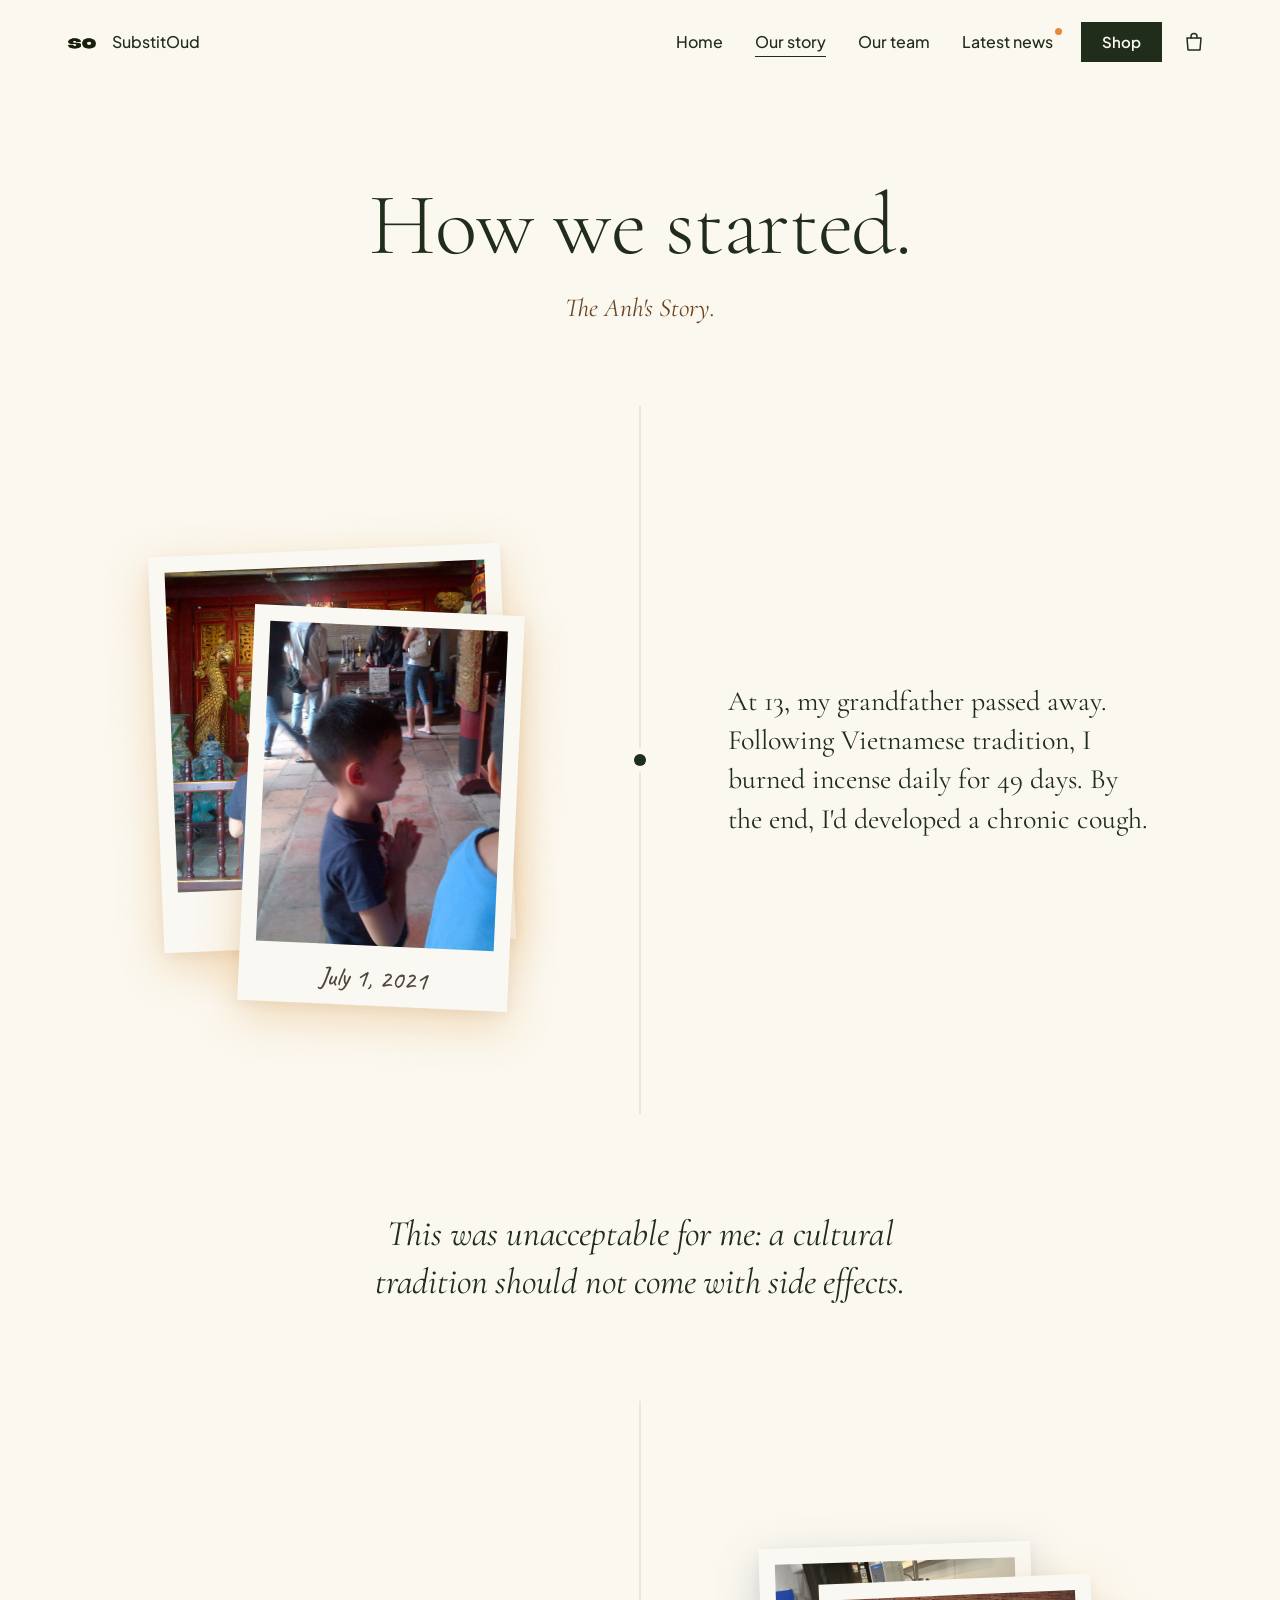
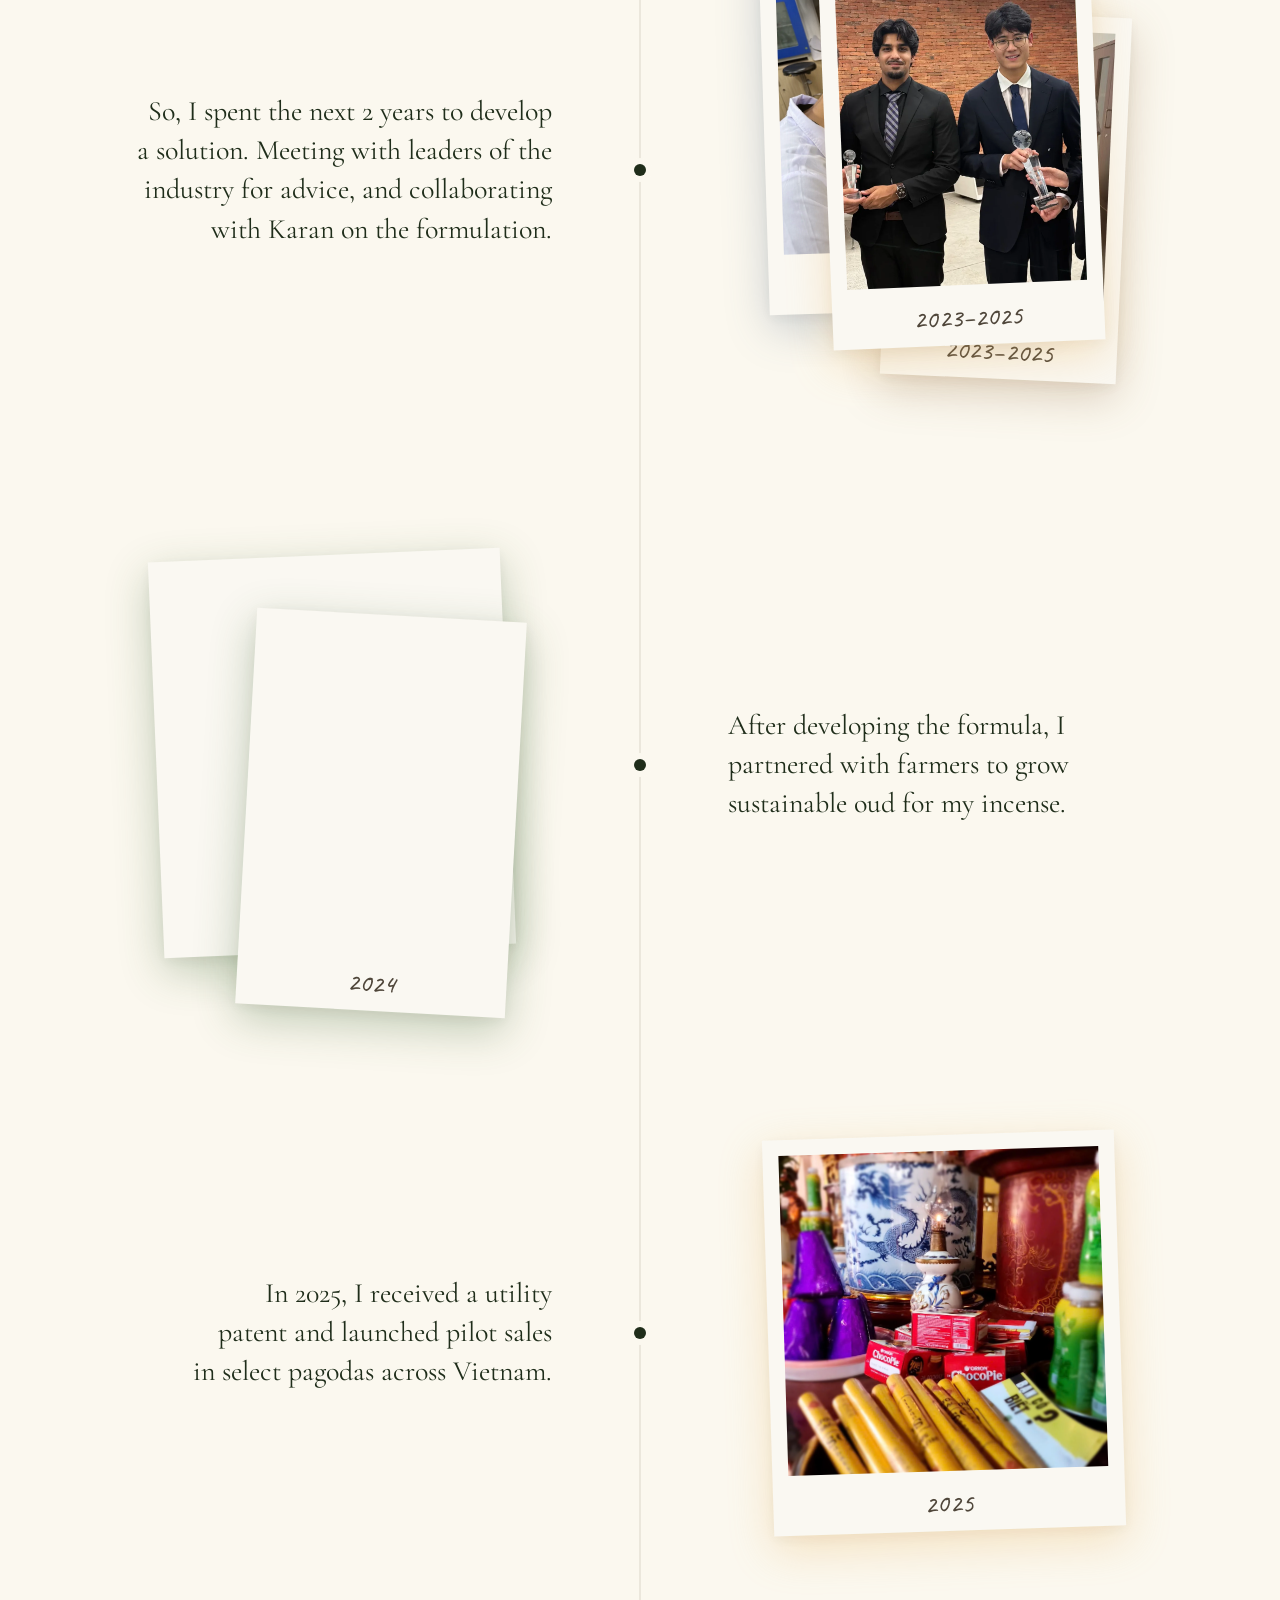
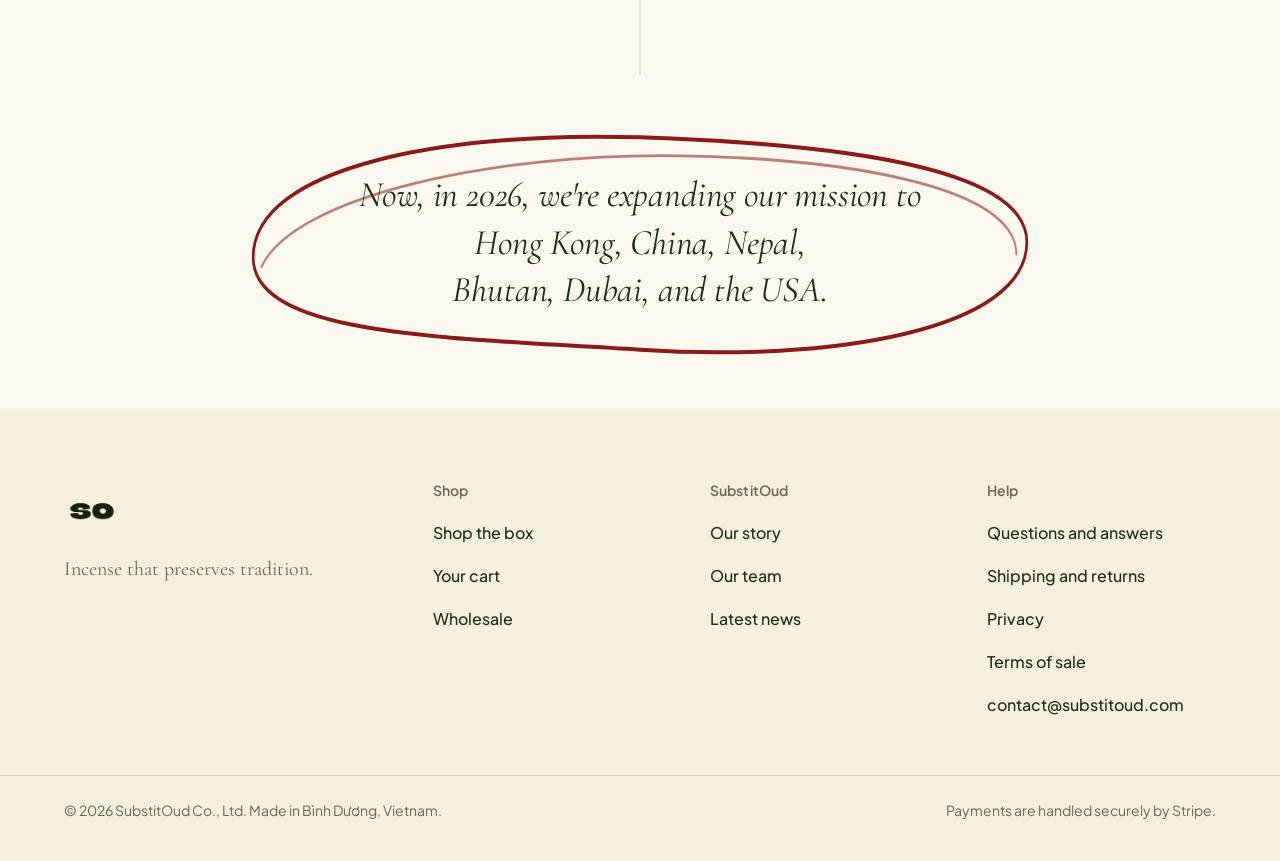
<file: about.html>
<!DOCTYPE html>
<html lang="en">
<head>
  <meta charset="UTF-8" />
  <meta name="viewport" content="width=device-width, initial-scale=1" />
  <title>SubstitOud</title>
  <meta name="description" content="At 13, The Anh developed a chronic cough from burning incense daily during his grandfather's 49-day mourning ritual. He spent the next two years building SubstitOud, a utility-patented smokeless oud incense now in pilot sales at pagodas across Vietnam." />
  <meta name="theme-color" content="#FBF8EF" />

  <link rel="canonical" href="https://substitoud.com/about.html" />

  <!-- Favicons -->
  <link rel="icon" type="image/svg+xml" href="favicon.svg" />
  <link rel="icon" type="image/png" sizes="96x96" href="favicon-96x96.png" />
  <link rel="shortcut icon" href="favicon.ico" />
  <link rel="apple-touch-icon" sizes="180x180" href="apple-touch-icon.png" />
  <link rel="manifest" href="site.webmanifest" />

  <!-- Open Graph -->
  <meta property="og:type" content="article" />
  <meta property="og:site_name" content="SubstitOud" />
  <meta property="og:url" content="https://substitoud.com/about.html" />
  <meta property="og:title" content="Our Story | SubstitOud" />
  <meta property="og:description" content="At 13, The Anh developed a chronic cough from burning incense daily during his grandfather's 49-day mourning ritual. He spent the next two years building SubstitOud, a utility-patented smokeless oud incense now in pilot sales at pagodas across Vietnam." />
  <meta property="og:image" content="https://substitoud.com/store/img/og-shop.jpg" />
  <meta property="og:image:width" content="1200" />
  <meta property="og:image:height" content="1200" />
  <meta property="og:image:alt" content="The SubstitOud sleeve beside its open tray of incense sticks on a dark wooden table" />
  <meta property="og:locale" content="en_US" />

  <!-- Twitter -->
  <meta name="twitter:card" content="summary_large_image" />
  <meta name="twitter:title" content="Our Story | SubstitOud" />
  <meta name="twitter:description" content="At 13, The Anh developed a chronic cough from burning incense daily during his grandfather's 49-day mourning ritual. He spent the next two years building SubstitOud, a utility-patented smokeless oud incense now in pilot sales at pagodas across Vietnam." />
  <meta name="twitter:image" content="https://substitoud.com/store/img/og-shop.jpg" />
  <meta name="twitter:image:alt" content="The SubstitOud sleeve beside its open tray of incense sticks on a dark wooden table" />

  <!-- Structured data -->
  <script type="application/ld+json">
  {
    "@context": "https://schema.org",
    "@type": "Article",
    "headline": "From a chronic cough to a Vietnamese utility patent: the SubstitOud story",
    "description": "At 13, The Anh developed a chronic cough from burning incense daily during his grandfather's 49-day mourning ritual. He spent the next two years building SubstitOud, a utility-patented smokeless oud incense now in pilot sales at pagodas across Vietnam.",
    "image": "https://substitoud.com/store/img/og-shop.jpg",
    "author": {
      "@type": "Person",
      "name": "The-Anh Dao",
      "jobTitle": "Founder and Director",
      "url": "https://substitoud.com/about.html",
      "worksFor": { "@type": "Organization", "name": "SubstitOud", "url": "https://substitoud.com/" }
    },
    "publisher": {
      "@type": "Organization",
      "name": "SubstitOud",
      "logo": { "@type": "ImageObject", "url": "https://substitoud.com/substitoud_logo.png" }
    },
    "mainEntityOfPage": "https://substitoud.com/about.html",
    "inLanguage": "en"
  }
  </script>
  <script type="application/ld+json">
  {
    "@context": "https://schema.org",
    "@type": "Person",
    "name": "The-Anh Dao",
    "affiliation": {
      "@type": "EducationalOrganization",
      "name": "Concordia International School Hanoi"
    },
    "jobTitle": "Founder and Director",
    "worksFor": {
      "@type": "Organization",
      "name": "SubstitOud",
      "url": "https://substitoud.com/"
    },
    "homeLocation": {
      "@type": "Place",
      "address": {
        "@type": "PostalAddress",
        "addressLocality": "Hanoi",
        "addressCountry": "VN"
      }
    },
    "image": "https://substitoud.com/theanhpfp.webp",
    "url": "https://substitoud.com/about.html",
    "description": "The Anh founded SubstitOud after developing a chronic cough from burning incense at age 13. His company holds a Vietnamese utility patent for smokeless oud incense."
  }
  </script>
  <script type="application/ld+json">
  {
    "@context": "https://schema.org",
    "@type": "BreadcrumbList",
    "itemListElement": [
      { "@type": "ListItem", "position": 1, "name": "Home", "item": "https://substitoud.com/" },
      { "@type": "ListItem", "position": 2, "name": "Our story", "item": "https://substitoud.com/about.html" }
    ]
  }
  </script>

  <link rel="preconnect" href="https://fonts.googleapis.com" />
  <link rel="preconnect" href="https://fonts.gstatic.com" crossorigin />
  <link href="https://fonts.googleapis.com/css2?family=Cormorant+Garamond:ital,wght@0,300;0,400;0,500;0,600;1,300;1,400&family=Plus+Jakarta+Sans:wght@400;500;600&family=Caveat:wght@400;500;600;700&display=swap" rel="stylesheet" />

  <style>
    :root {
      --bg: #FBF8EF;
      --bg-warm: #F5EFDD;
      --green-dark: #1F2D1A;
      --text: #2C2A22;
      --text-muted: #6B6757;
      --text-faint: #8E8970;
      --accent-yellow: #C9A24A;
      --accent-orange: #E8883A;
      --polaroid-bg: #FAF8F2;
      --line-color: rgba(110, 100, 80, 0.22);
      --serif: "Cormorant Garamond", Georgia, "Times New Roman", serif;
      --sans: "Plus Jakarta Sans", -apple-system, BlinkMacSystemFont, "Inter", "Helvetica Neue", Arial, sans-serif;
      --hand: "Caveat", "Bradley Hand", cursive;
    }

    *, *::before, *::after { box-sizing: border-box; }
    html, body { margin: 0; padding: 0; }
    html { background: var(--bg); }
    /* Stop stray decorative bleed from panning the page sideways on iOS.
       overflow-x:hidden on body alone does not hold there; clip on html does. */
    html, body { overflow-x: hidden; overflow-x: clip; }
    body {
      background: var(--bg);
      color: var(--text);
      font-family: var(--serif);
      font-weight: 400;
      font-size: 20px;
      line-height: 1.65;
      -webkit-font-smoothing: antialiased;
      -moz-osx-font-smoothing: grayscale;
      overflow-x: hidden;
    }
    img { max-width: 100%; display: block; }
    a { color: inherit; text-decoration: none; }

    /* NAV — same as index */
    .site-nav {
      position: relative;
      z-index: 5;
      display: flex;
      align-items: center;
      justify-content: space-between;
      padding: 28px 64px;
      max-width: 1480px;
      margin: 0 auto;
      width: 100%;
    }
    .nav-logo {
      display: inline-flex;
      align-items: center;
      gap: 12px;
    }
    .nav-logo img {
      height: 36px;
      width: auto;
    }
    .nav-wordmark {
      font-family: var(--sans);
      font-size: 16px;
      font-weight: 500;
      color: var(--green-dark);
      letter-spacing: 0.005em;
      line-height: 1;
    }
    .nav-links {
      display: flex;
      align-items: center;
      gap: 36px;
    }
    .nav-link {
      font-family: var(--sans);
      font-size: 16px;
      font-weight: 500;
      color: var(--green-dark);
      letter-spacing: 0.005em;
      transition: letter-spacing 0.4s cubic-bezier(0.2, 0.6, 0.2, 1);
    }
    .nav-link:hover {
      font-weight: 600;
      letter-spacing: 0.06em;
    }

    /* Scroll reveal — stagger fade up */
    .reveal {
      opacity: 0;
      transform: translateY(28px);
      transition: opacity 0.9s cubic-bezier(0.2, 0.65, 0.2, 1),
                  transform 0.9s cubic-bezier(0.2, 0.65, 0.2, 1);
      will-change: opacity, transform;
    }
    .reveal.is-visible { opacity: 1; transform: translateY(0); }
    .reveal-d1 { transition-delay: 0.1s; }
    .reveal-d2 { transition-delay: 0.2s; }
    .reveal-d3 { transition-delay: 0.3s; }
    @media (prefers-reduced-motion: reduce) {
      .reveal { opacity: 1; transform: none; transition: none; }
    }

    /* PAGE HERO TITLE */
    .page-hero {
      padding: 96px 64px 56px;
      text-align: center;
    }
    .page-hero-title {
      font-family: var(--serif);
      font-weight: 300;
      font-size: 88px;
      line-height: 1.04;
      letter-spacing: -0.015em;
      color: var(--green-dark);
      margin: 0 auto;
      max-width: 1000px;
    }
    .page-hero-subtitle {
      font-family: var(--serif);
      font-style: italic;
      font-weight: 400;
      font-size: 26px;
      line-height: 1.4;
      color: var(--text-muted);
      margin: 18px auto 0;
    }

    /* TIMELINE PAGE */
    .story-main {
      padding: 24px 0 0;
    }

    .story-segment {
      position: relative;
      max-width: 1200px;
      margin: 0 auto;
      padding: 64px 64px;
    }
    .story-segment::before {
      content: "";
      position: absolute;
      top: 0;
      bottom: 0;
      left: 50%;
      width: 1px;
      background: var(--line-color);
      transform: translateX(-50%);
    }

    .story-event {
      display: grid;
      grid-template-columns: 1fr 32px 1fr;
      align-items: center;
      gap: 56px;
      padding: 80px 0;
      position: relative;
    }
    .event-col {
      display: flex;
      align-items: center;
    }
    .event-col-photo { justify-content: center; }
    .event-col-text { padding: 0 16px; }

    .event-line-marker {
      width: 12px;
      height: 12px;
      margin: 0 auto;
      border-radius: 50%;
      background: var(--green-dark);
      position: relative;
      z-index: 1;
      box-shadow: 0 0 0 6px var(--bg);
    }

    .event-body {
      font-family: var(--serif);
      font-size: 28px;
      line-height: 1.4;
      color: var(--green-dark);
      font-weight: 400;
      margin: 0;
      max-width: 420px;
    }
    .story-event.event-photo-right .event-body {
      text-align: right;
      margin-left: auto;
    }

    /* POLAROID */
    .polaroid {
      --glow: rgba(60, 50, 30, 0.10);
      background: var(--polaroid-bg);
      padding: 16px 16px 60px 16px;
      display: inline-block;
      position: relative;
      margin: 0;
      box-shadow:
        0 14px 44px var(--glow),
        0 4px 14px rgba(60, 50, 30, 0.06);
      transition: none;
    }
    /* Per-image glow tones, taken from the dominant color of each photo */
    .glow-warm   { --glow: rgba(217, 138, 47, 0.30); }   /* pagoda, incense */
    .glow-amber  { --glow: rgba(232, 178, 90, 0.32); }   /* product photo */
    .glow-cool   { --glow: rgba(80, 100, 130, 0.28); }   /* lab */
    .glow-green  { --glow: rgba(60, 100, 50, 0.30); }    /* plantation, farmer */
    .glow-meeting{ --glow: rgba(140, 100, 60, 0.28); }   /* meeting room, formal */
    .polaroid img {
      display: block;
      width: 320px;
      height: 320px;
      object-fit: cover;
    }
    .polaroid-date {
      position: absolute;
      bottom: 14px;
      left: 0;
      right: 0;
      text-align: center;
      font-family: var(--hand);
      font-size: 26px;
      color: #4f463a;
      font-weight: 500;
      letter-spacing: 0.005em;
      line-height: 1;
    }

    /* Tilt variants */
    .polaroid-tilt-1 { transform: rotate(-2.4deg); }
    .polaroid-tilt-2 { transform: rotate(2.6deg); }
    .polaroid-tilt-3 { transform: rotate(-1.8deg); }
    .polaroid-tilt-4 { transform: rotate(3.2deg); }

    /* STACKED PAIR — second polaroid covers a small portion of the first */
    .polaroid-stack {
      position: relative;
      width: 360px;
      height: 420px;
      cursor: pointer;
    }
    .polaroid-stack:has(.polaroid:nth-child(3)),
    .polaroid-stack[data-count="3"] { height: 450px; }
    .polaroid-stack:has(.polaroid:nth-child(3)) .polaroid img,
    .polaroid-stack[data-count="3"] .polaroid img { width: 240px; height: 290px; }
    .polaroid-stack .polaroid {
      position: absolute;
      transition: top 0.7s cubic-bezier(0.4, 0, 0.2, 1),
                  left 0.7s cubic-bezier(0.4, 0, 0.2, 1),
                  filter 0.4s ease;
    }
    .polaroid-stack:hover .polaroid { filter: brightness(0.98); }
    .polaroid-stack:hover .polaroid[data-slot="0"] { filter: brightness(1.04); }

    /* Fan by document order first, so the stack is right before the script
       runs and with JS off; the data-slot rules below take over once it does.
       Slot 0 is the one on top. */
    .polaroid-stack .polaroid:nth-child(1) { top: 34px; left: 62px; z-index: 2; }
    .polaroid-stack .polaroid:nth-child(2) { top: 0; left: 0; z-index: 1; }
    .polaroid-stack .polaroid:nth-child(3) { top: 68px; left: 124px; z-index: 0; }

    .polaroid-stack[data-count="2"] .polaroid[data-slot="0"] { top: 60px; left: 90px; z-index: 2; }
    .polaroid-stack[data-count="2"] .polaroid[data-slot="1"] { top: 0; left: 0; z-index: 1; }

    /* Three fan a little tighter so the right-hand card stays in its column */
    .polaroid-stack[data-count="3"] .polaroid[data-slot="0"] { top: 34px; left: 62px; z-index: 2; }
    .polaroid-stack[data-count="3"] .polaroid[data-slot="1"] { top: 0; left: 0; z-index: 1; }
    .polaroid-stack[data-count="3"] .polaroid[data-slot="2"] { top: 68px; left: 124px; z-index: 0; }

    /* QUOTE BREAK — line stops, quote sits in the gap, line resumes after */
    .story-quote {
      max-width: 820px;
      margin: 0 auto;
      padding: 96px 64px;
      overflow-x: clip;   /* contains the 102%-wide hand-drawn ellipse */
      text-align: center;
      position: relative;
    }
    .story-quote p {
      font-family: var(--serif);
      font-style: italic;
      font-size: 36px;
      line-height: 1.32;
      color: var(--green-dark);
      font-weight: 400;
      margin: 0;
      letter-spacing: -0.005em;
      position: relative;
      z-index: 1;
    }

    /* Hand-drawn red ellipse around the closing quote */
    .quote-ellipse {
      position: absolute;
      top: 50%;
      left: 50%;
      transform: translate(-50%, -50%);
      width: 102%;
      height: 92%;
      pointer-events: none;
      z-index: 0;
      overflow: visible;
    }
    .quote-ellipse path {
      fill: none;
      stroke: #8B1A1A;
      stroke-linecap: round;
      stroke-dasharray: 100;
      stroke-dashoffset: 100;
    }
    .quote-ellipse path.qe-main { stroke-width: 2.6; }
    .quote-ellipse path.qe-overlap { stroke-width: 1.8; opacity: 0.55; }
    .story-quote.is-drawn .quote-ellipse path.qe-main {
      animation: draw-ellipse 1.4s cubic-bezier(0.45, 0, 0.2, 1) forwards;
    }
    .story-quote.is-drawn .quote-ellipse path.qe-overlap {
      animation: draw-ellipse 1.0s cubic-bezier(0.45, 0, 0.2, 1) 1.0s forwards;
    }
    @keyframes draw-ellipse {
      to { stroke-dashoffset: 0; }
    }
    @media (prefers-reduced-motion: reduce) {
      .story-quote .quote-ellipse path { stroke-dashoffset: 0 !important; animation: none !important; }
    }

    /* FOOTER — gradient transition from cream to warm cream, matching index page behavior */
    footer {
      background-color: var(--bg-warm);
      background-image: linear-gradient(180deg, var(--bg) 0%, var(--bg-warm) 280px);
      background-repeat: no-repeat;
      background-position: top;
      padding: 200px 0 80px;
      margin-top: 0;
    }
    .footer-inner {
      max-width: 1280px;
      margin: 0 auto;
      padding: 0 64px;
      display: flex;
      align-items: center;
      justify-content: space-between;
      gap: 32px;
      flex-wrap: wrap;
    }
    .footer-logo img {
      height: 60px;
      width: auto;
    }
    .footer-nav {
      display: flex;
      flex-direction: row;
      gap: 32px;
      align-items: center;
      font-family: var(--sans);
      font-size: 16px;
      font-weight: 500;
      color: var(--green-dark);
    }
    .footer-nav a {
      letter-spacing: 0.005em;
      transition: letter-spacing 0.4s cubic-bezier(0.2, 0.6, 0.2, 1);
    }
    .footer-nav a:hover {
      font-weight: 600;
      letter-spacing: 0.06em;
    }
    .footer-bottom {
      max-width: 1280px;
      margin: 32px auto 0;
      padding: 0 64px;
      display: flex;
      justify-content: flex-end;
    }
    .footer-email {
      font-family: var(--sans);
      font-size: 15px;
      font-weight: 400;
      color: var(--text-muted);
      letter-spacing: 0.005em;
      transition: color 0.3s ease, letter-spacing 0.4s cubic-bezier(0.2, 0.6, 0.2, 1);
    }
    .footer-email:hover {
      color: var(--text);
      font-weight: 500;
      letter-spacing: 0.04em;
    }

    /* RESPONSIVE */
    @media (max-width: 1024px) {
      body { font-size: 19px; }
      .event-body { font-size: 24px; }
      .story-quote p { font-size: 30px; }
      .site-nav { padding: 24px 48px; }
      .page-hero { padding: 80px 48px 48px; }
      .page-hero-title { font-size: 64px; }
      .page-hero-subtitle { font-size: 22px; margin-top: 14px; }
      .story-segment { padding: 48px; }
      .story-event { gap: 40px; padding: 64px 0; }
      .polaroid img { width: 280px; height: 280px; }
      .polaroid-stack { width: 320px; height: 380px; }
      .polaroid-stack:has(.polaroid:nth-child(3)),
      .polaroid-stack[data-count="3"] { height: 400px; }
      .polaroid-stack:has(.polaroid:nth-child(3)) .polaroid img,
      .polaroid-stack[data-count="3"] .polaroid img { width: 206px; height: 250px; }
      .polaroid-stack .polaroid:nth-child(1),
      .polaroid-stack[data-count="2"] .polaroid[data-slot="0"] { top: 50px; left: 70px; }
      .polaroid-stack[data-count="3"] .polaroid[data-slot="0"] { top: 28px; left: 54px; }
      .polaroid-stack[data-count="3"] .polaroid[data-slot="2"] { top: 56px; left: 108px; }
      .footer-inner { padding: 0 48px; }
    }

    @media (max-width: 720px) {
      body { font-size: 18px; }
      .site-nav { padding: 16px 24px; }
      .nav-logo img { height: 28px; }
      .nav-link { font-size: 15px; }
      .nav-links { gap: 24px; }

      .story-main { padding-top: 16px; }
      .page-hero { padding: 56px 24px 32px; }
      .page-hero-title { font-size: 44px; }
      .page-hero-subtitle { font-size: 18px; margin-top: 10px; }

      .story-segment { padding: 24px 24px; }
      /* Move the line to the left edge on mobile */
      .story-segment::before {
        left: 32px;
        transform: none;
      }
      .story-event {
        grid-template-columns: 32px 1fr;
        gap: 24px;
        padding: 40px 0;
      }
      .event-line-marker { box-shadow: 0 0 0 5px var(--bg); }

      /* Always: dot in left column, content in right column */
      .event-col-photo,
      .event-col-text { grid-column: 2; padding: 0; }
      .event-col-photo { justify-content: flex-start; margin-bottom: 16px; }
      .story-event.event-photo-left .event-line-marker,
      .story-event.event-photo-right .event-line-marker {
        grid-column: 1;
        grid-row: 1 / 3;
        align-self: center;
      }
      .story-event {
        grid-template-rows: auto auto;
      }
      .event-body {
        font-size: 20px;
        max-width: none;
        text-align: left;
      }
      .story-event.event-photo-right .event-body { text-align: left; margin-left: 0; }

      .polaroid { padding: 12px 12px 48px; }
      .polaroid img { width: 240px; height: 240px; }
      .polaroid-date { font-size: 22px; bottom: 11px; }

      .polaroid-stack { width: 280px; height: 320px; }
      .polaroid-stack:has(.polaroid:nth-child(3)),
      .polaroid-stack[data-count="3"] { height: 350px; }
      .polaroid-stack:has(.polaroid:nth-child(3)) .polaroid img,
      .polaroid-stack[data-count="3"] .polaroid img { width: 172px; height: 210px; }
      .polaroid-stack .polaroid:nth-child(1),
      .polaroid-stack[data-count="2"] .polaroid[data-slot="0"] { top: 44px; left: 60px; }
      .polaroid-stack[data-count="3"] .polaroid[data-slot="0"] { top: 24px; left: 46px; }
      .polaroid-stack[data-count="3"] .polaroid[data-slot="2"] { top: 48px; left: 92px; }

      .story-quote { padding: 64px 24px; }
      .story-quote p { font-size: 24px; }

      footer {
        padding: 140px 0 56px;
        margin-top: 0;
        background-image: linear-gradient(180deg, var(--bg) 0%, var(--bg-warm) 180px);
      }
      .footer-inner { padding: 0 24px; flex-direction: row; gap: 16px; }
      .footer-logo img { height: 40px; }
      .footer-email { font-size: 16px; }
    }

    /* Latest news carries an unread-style dot until the page is opened. */
    .nav-link--news { position: relative; }
    .nav-link--news::after {
      content: "";
      position: absolute;
      top: -2px;
      right: -9px;
      width: 7px;
      height: 7px;
      border-radius: 50%;
      background: var(--accent-orange);
      pointer-events: none;
    }
    .nav-link--news[aria-current="page"]::after { display: none; }
    @media (max-width: 400px) {
      .nav-link--news::after { width: 6px; height: 6px; right: -7px; top: -1px; }
    }

    /* Four tabs will not fit beside the wordmark on a phone, and they overlapped
       it even with three. Below these widths the logo mark carries the brand. */
    @media (max-width: 560px) {
      .nav-wordmark { display: none; }
      .nav-links { gap: 20px; }
      .nav-link { font-size: 15px; }
    }
    @media (max-width: 400px) {
      .nav-links { gap: 13px; }
      .nav-link { font-size: 14px; }
      .nav-logo img { height: 30px; }
    }
    @media (max-width: 365px) {
      .nav-links { gap: 11px; }
      .nav-link { font-size: 13px; }
    }
  </style>
  <link rel="stylesheet" href="store/chrome.css" />
</head>
<body class="so-has-nav" data-page="about">

  <header class="so-nav">
    <div class="so-nav-inner">
      <a href="index.html" class="so-logo" aria-label="SubstitOud home">
        <img src="substitoud_logo.png" alt="" width="500" height="500" decoding="async" />
        <span class="so-wordmark">SubstitOud</span>
      </a>
      <div class="so-nav-right">
        <nav class="so-links" id="so-links" aria-label="Primary">
          <a href="index.html" class="so-link">Home</a>
          <a href="about.html" class="so-link" aria-current="page">Our story</a>
          <a href="team.html" class="so-link">Our team</a>
          <a href="news.html" class="so-link so-link--news">Latest news</a>
        </nav>
        <div class="so-nav-actions">
          <a href="shop.html" class="so-btn so-btn--small">Shop</a>
          <a href="cart.html" class="so-cart-btn" aria-label="Cart"><svg viewBox="0 0 24 24" fill="none" stroke="currentColor" stroke-width="1.5" stroke-linecap="round" stroke-linejoin="round" aria-hidden="true"><path d="M5 8h14l-1 12H6L5 8z"/><path d="M9 8V6.5a3 3 0 0 1 6 0V8"/></svg><span class="so-cart-count" hidden>0</span></a>
        </div>
        <button type="button" class="so-menu-btn" aria-expanded="false" aria-controls="so-links" aria-label="Menu">
          <svg class="so-bars" viewBox="0 0 24 24" fill="none" stroke="currentColor" stroke-width="1.6" stroke-linecap="round" aria-hidden="true"><path d="M4 7.5h16M4 12h16M4 16.5h16"/></svg>
          <svg class="so-x" viewBox="0 0 24 24" fill="none" stroke="currentColor" stroke-width="1.6" stroke-linecap="round" aria-hidden="true"><path d="M5 5l14 14M19 5L5 19"/></svg>
        </button>
      </div>
    </div>
  </header>

  <!-- NAV -->

  <section class="page-hero">
    <h1 class="page-hero-title reveal">How we started.</h1>
    <p class="page-hero-subtitle reveal reveal-d1">The Anh's Story.</p>
  </section>

  <main class="story-main">

    <!-- SEGMENT 1 — July 2021 -->
    <div class="story-segment">

      <!-- Event 1+2 combined: stacked pair, photo left, text right -->
      <article class="story-event event-photo-left">
        <div class="event-col event-col-photo reveal">
          <div class="polaroid-stack">
            <figure class="polaroid polaroid-tilt-2 glow-warm">
              <img src="me-at-pagoda2.webp" alt="The Anh at the pagoda" width="1800" height="1350" loading="lazy" decoding="async" />
              <figcaption class="polaroid-date">July 1, 2021</figcaption>
            </figure>
            <figure class="polaroid polaroid-tilt-1 glow-warm">
              <img src="me-at-pagoda1.webp" alt="The Anh praying at the family pagoda, age 13" width="1800" height="1350" loading="lazy" decoding="async" />
              <figcaption class="polaroid-date">July 1, 2021</figcaption>
            </figure>
          </div>
        </div>
        <div class="event-line-marker" aria-hidden="true"></div>
        <div class="event-col event-col-text reveal reveal-d1">
          <p class="event-body">At 13, my grandfather passed away. Following Vietnamese tradition, I burned incense daily for 49 days. By the end, I'd developed a chronic cough.</p>
        </div>
      </article>

    </div>

    <!-- QUOTE BREAK 1 — line ends, quote, line resumes -->
    <div class="story-quote reveal">
      <p>This was unacceptable for me: a cultural tradition should not come with side effects.</p>
    </div>

    <!-- SEGMENT 2 — 2023 onwards -->
    <div class="story-segment">

      <!-- Event 3+4 combined: stacked pair (lab on top of vaa), photo right, text left -->
      <article class="story-event event-photo-right">
        <div class="event-col event-col-text reveal reveal-d1">
          <p class="event-body">So, I spent the next 2 years to develop a solution. Meeting with leaders of the industry for advice, and collaborating with Karan on the formulation.</p>
        </div>
        <div class="event-line-marker" aria-hidden="true"></div>
        <div class="event-col event-col-photo reveal">
          <div class="polaroid-stack">
            <figure class="polaroid polaroid-tilt-1 glow-amber">
              <img src="karan-sage.webp" alt="The Anh and Karan Verma with their SAGE World Cup trophies in Tbilisi" width="900" height="1200" loading="lazy" decoding="async" />
              <figcaption class="polaroid-date">2023&ndash;2025</figcaption>
            </figure>
            <figure class="polaroid polaroid-tilt-3 glow-cool">
              <img src="me-at-lab.webp" alt="The Anh testing incense formulas in the lab" width="1350" height="1800" loading="lazy" decoding="async" />
              <figcaption class="polaroid-date">2023&ndash;2025</figcaption>
            </figure>
            <figure class="polaroid polaroid-tilt-2 glow-meeting">
              <img src="meeting-vaa.webp" alt="The Anh meeting with Vietnamese Agarwood Association leaders" width="627" height="836" loading="lazy" decoding="async" />
              <figcaption class="polaroid-date">2023&ndash;2025</figcaption>
            </figure>
          </div>
        </div>
      </article>

      <!-- Event 5: 2024, photo left (stacked pair), text right -->
      <article class="story-event event-photo-left">
        <div class="event-col event-col-photo reveal">
          <div class="polaroid-stack">
            <figure class="polaroid polaroid-tilt-4 glow-green">
              <img src="farmer.webp" alt="Farmer partner at the oud farm" width="1125" height="1330" loading="lazy" decoding="async" />
              <figcaption class="polaroid-date">2024</figcaption>
            </figure>
            <figure class="polaroid polaroid-tilt-1 glow-green">
              <img src="plantation-2.webp" alt="Sustainable oud plantation in Vietnam" width="1350" height="1800" loading="lazy" decoding="async" />
              <figcaption class="polaroid-date">2024</figcaption>
            </figure>
          </div>
        </div>
        <div class="event-line-marker" aria-hidden="true"></div>
        <div class="event-col event-col-text reveal reveal-d1">
          <p class="event-body">After developing the formula, I partnered with farmers to grow sustainable oud for my incense.</p>
        </div>
      </article>

      <!-- Event 6: 2025, photo right, text left -->
      <article class="story-event event-photo-right">
        <div class="event-col event-col-text reveal reveal-d1">
          <p class="event-body">In 2025, I received a utility patent and launched pilot sales in select pagodas across Vietnam.</p>
        </div>
        <div class="event-line-marker" aria-hidden="true"></div>
        <div class="event-col event-col-photo reveal">
          <figure class="polaroid polaroid-tilt-3 glow-amber">
            <img src="Pics of Incense/IMG_0243.webp" alt="The first batch of SubstitOud incense ready for pagoda launch" width="1400" height="2487" loading="lazy" decoding="async" />
            <figcaption class="polaroid-date">2025</figcaption>
          </figure>
        </div>
      </article>

    </div>

    <!-- QUOTE BREAK 2 — final closer with hand-drawn red ellipse -->
    <div class="story-quote reveal" id="closingQuote">
      <svg class="quote-ellipse" viewBox="0 0 800 200" preserveAspectRatio="none" aria-hidden="true">
        <path class="qe-main" pathLength="100"
          d="M 30 110
             C 30 50, 220 28, 400 32
             C 580 36, 770 50, 770 100
             C 770 158, 580 178, 400 170
             C 220 162, 30 162, 30 110 Z" />
        <path class="qe-overlap" pathLength="100"
          d="M 38 116
             C 70 70, 260 42, 440 44
             C 600 46, 760 64, 760 108" />
      </svg>
      <p>Now, in 2026, we're expanding our mission to<br />Hong Kong, China, Nepal,<br />Bhutan, Dubai, and the USA.</p>
    </div>

  </main>

  <script>
    /* Trigger the hand-drawn red ellipse when the closing quote scrolls into view */
    (function () {
      var quote = document.getElementById('closingQuote');
      if (!quote) return;
      if (!('IntersectionObserver' in window)) {
        quote.classList.add('is-drawn');
        return;
      }
      var io = new IntersectionObserver(function (entries) {
        entries.forEach(function (entry) {
          if (entry.isIntersecting) {
            setTimeout(function () { quote.classList.add('is-drawn'); }, 200);
            io.unobserve(entry.target);
          }
        });
      }, { threshold: 0.45, rootMargin: '0px 0px -10% 0px' });
      io.observe(quote);
    }());

    /* Click to bring the next polaroid forward. Works for a stack of two or
       three; each polaroid keeps its own caption. */
    (function () {
      var stacks = document.querySelectorAll('.polaroid-stack');
      stacks.forEach(function (stack) {
        var cards = Array.prototype.slice.call(stack.querySelectorAll('.polaroid'));
        var n = cards.length;
        if (!n) return;
        stack.setAttribute('data-count', n);
        var offset = 0;
        function paint() {
          cards.forEach(function (card, i) {
            card.setAttribute('data-slot', (i + offset) % n);
          });
        }
        paint();
        stack.addEventListener('click', function () {
          offset = (offset + n - 1) % n;
          paint();
        });
      });
    }());

    /* Stagger fade-up reveal — above-fold animates on load, rest on scroll */
    (function () {
      var els = document.querySelectorAll('.reveal');
      if (!els.length) return;
      if (!('IntersectionObserver' in window)) {
        els.forEach(function (el) { el.classList.add('is-visible'); });
        return;
      }
      var io2 = new IntersectionObserver(function (entries) {
        entries.forEach(function (entry) {
          if (entry.isIntersecting) {
            entry.target.classList.add('is-visible');
            io2.unobserve(entry.target);
          }
        });
      }, { threshold: 0.12, rootMargin: '0px 0px -8% 0px' });
      els.forEach(function (el) { io2.observe(el); });
    }());
  </script>

  <!-- FOOTER -->
  <footer class="so-footer">
    <div class="so-footer-inner">
      <div class="so-footer-brand">
        <a href="index.html" aria-label="SubstitOud home"><img src="substitoud_logo.png" alt="" width="500" height="500" loading="lazy" decoding="async" /></a>
        <p>Incense that preserves tradition.</p>
      </div>
      <div class="so-footer-col">
        <h2>Shop</h2>
        <ul>
          <li><a href="shop.html">Shop the box</a></li>
          <li><a href="cart.html">Your cart</a></li>
          <li><a href="wholesale.html">Wholesale</a></li>
        </ul>
      </div>
      <div class="so-footer-col">
        <h2>SubstitOud</h2>
        <ul>
          <li><a href="about.html">Our story</a></li>
          <li><a href="team.html">Our team</a></li>
          <li><a href="news.html">Latest news</a></li>
        </ul>
      </div>
      <div class="so-footer-col">
        <h2>Help</h2>
        <ul>
          <li><a href="faq.html">Questions and answers</a></li>
          <li><a href="shipping-returns.html">Shipping and returns</a></li>
          <li><a href="privacy.html">Privacy</a></li>
          <li><a href="terms.html">Terms of sale</a></li>
          <li><a href="mailto:contact@substitoud.com">contact@substitoud.com</a></li>
        </ul>
      </div>
    </div>
    <div class="so-footer-base">
      <p>&copy; 2026 SubstitOud Co., Ltd. Made in B&igrave;nh D&#432;&#417;ng, Vietnam.</p>
      <p>Payments are handled securely by Stripe.</p>
    </div>
  </footer>

  <script src="store/store.js" defer></script>
</body>
</html>
</file>
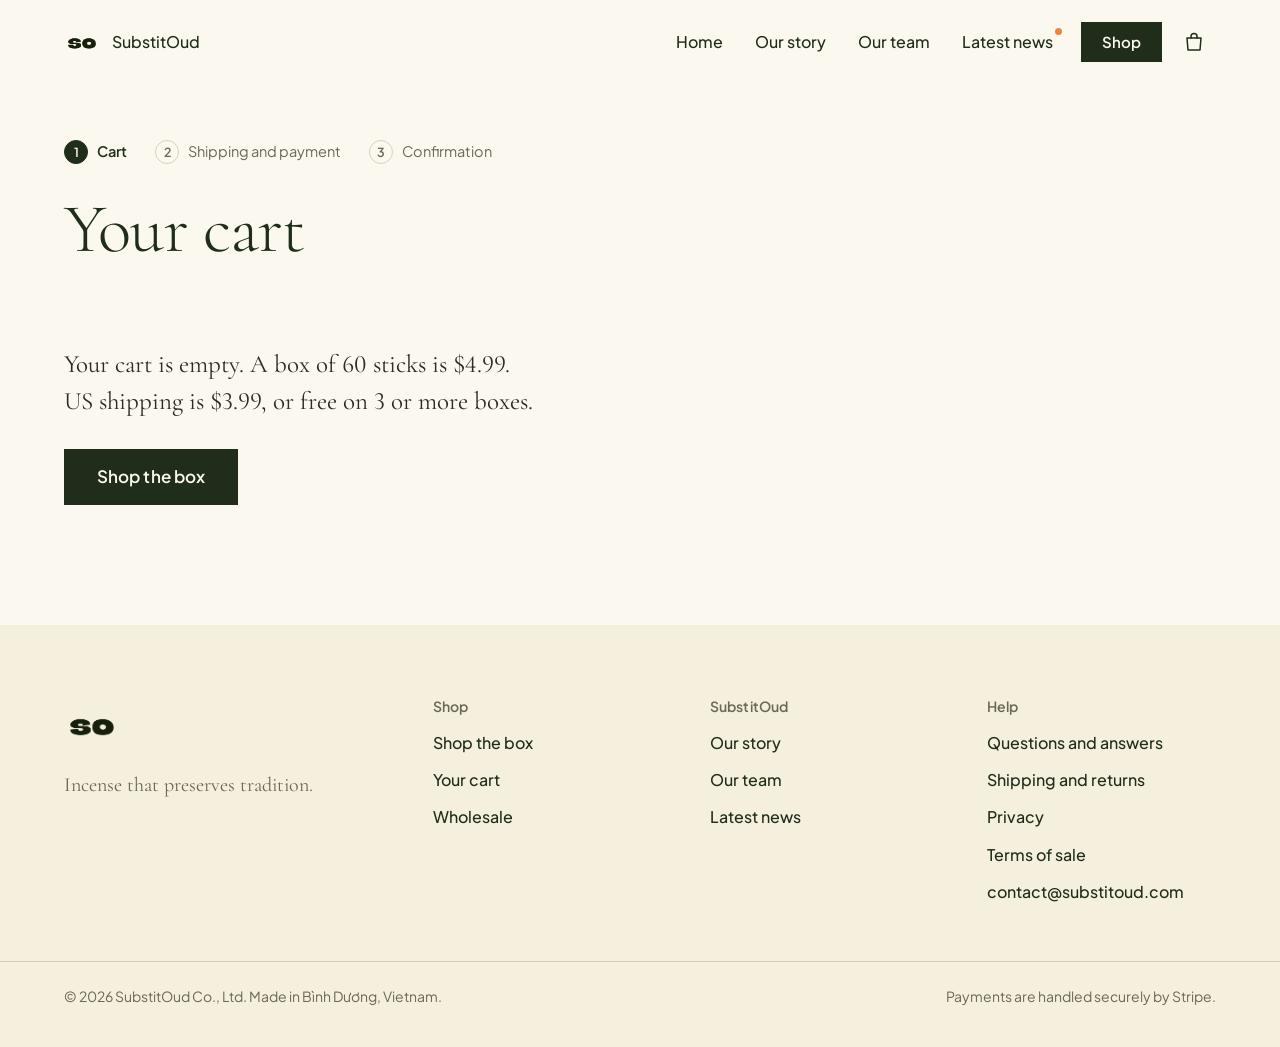
<file: cart.html>
<!DOCTYPE html>
<html lang="en">
<head>
  <meta charset="UTF-8" />
  <meta name="viewport" content="width=device-width, initial-scale=1" />
  <title>Your Cart | SubstitOud</title>
  <meta name="description" content="Review your SubstitOud order before checkout." />
  <meta name="theme-color" content="#FBF8EF" />
  <meta name="robots" content="noindex" />

  <link rel="icon" type="image/svg+xml" href="favicon.svg" />
  <link rel="icon" type="image/png" sizes="96x96" href="favicon-96x96.png" />
  <link rel="shortcut icon" href="favicon.ico" />
  <link rel="apple-touch-icon" sizes="180x180" href="apple-touch-icon.png" />
  <link rel="manifest" href="site.webmanifest" />

  <meta property="og:type" content="website" />
  <meta property="og:site_name" content="SubstitOud" />
  <meta property="og:title" content="Your Cart | SubstitOud" />
  <meta property="og:description" content="Review your SubstitOud order before checkout." />
  <meta property="og:image" content="https://substitoud.com/store/img/og-shop.jpg" />
  <meta property="og:image:width" content="1200" />
  <meta property="og:image:height" content="1200" />
  <meta property="og:image:alt" content="The SubstitOud sleeve beside its open tray of incense sticks on a dark wooden table" />
  <meta name="twitter:card" content="summary_large_image" />
  <meta name="twitter:title" content="Your Cart | SubstitOud" />
  <meta name="twitter:description" content="Review your SubstitOud order before checkout." />
  <meta name="twitter:image" content="https://substitoud.com/store/img/og-shop.jpg" />

  <link rel="preconnect" href="https://fonts.googleapis.com" />
  <link rel="preconnect" href="https://fonts.gstatic.com" crossorigin />
  <link href="https://fonts.googleapis.com/css2?family=Cormorant+Garamond:ital,wght@0,300;0,400;0,500;0,600;0,700;1,300;1,400&family=Plus+Jakarta+Sans:wght@400;500;600&display=swap" rel="stylesheet" />
  <link rel="stylesheet" href="store/chrome.css" />
  <link rel="stylesheet" href="store/store.css" />
</head>
<body class="so-has-nav" data-page="cart">

  <header class="so-nav">
    <div class="so-nav-inner">
      <a href="index.html" class="so-logo" aria-label="SubstitOud home">
        <img src="substitoud_logo.png" alt="" width="500" height="500" decoding="async" />
        <span class="so-wordmark">SubstitOud</span>
      </a>
      <div class="so-nav-right">
        <nav class="so-links" id="so-links" aria-label="Primary">
          <a href="index.html" class="so-link">Home</a>
          <a href="about.html" class="so-link">Our story</a>
          <a href="team.html" class="so-link">Our team</a>
          <a href="news.html" class="so-link so-link--news">Latest news</a>
        </nav>
        <div class="so-nav-actions">
          <a href="shop.html" class="so-btn so-btn--small">Shop</a>
          <a href="cart.html" class="so-cart-btn" aria-label="Cart"><svg viewBox="0 0 24 24" fill="none" stroke="currentColor" stroke-width="1.5" stroke-linecap="round" stroke-linejoin="round" aria-hidden="true"><path d="M5 8h14l-1 12H6L5 8z"/><path d="M9 8V6.5a3 3 0 0 1 6 0V8"/></svg><span class="so-cart-count" hidden>0</span></a>
        </div>
        <button type="button" class="so-menu-btn" aria-expanded="false" aria-controls="so-links" aria-label="Menu">
          <svg class="so-bars" viewBox="0 0 24 24" fill="none" stroke="currentColor" stroke-width="1.6" stroke-linecap="round" aria-hidden="true"><path d="M4 7.5h16M4 12h16M4 16.5h16"/></svg>
          <svg class="so-x" viewBox="0 0 24 24" fill="none" stroke="currentColor" stroke-width="1.6" stroke-linecap="round" aria-hidden="true"><path d="M5 5l14 14M19 5L5 19"/></svg>
        </button>
      </div>
    </div>
  </header>

  <main data-cart>
    <div class="wrap">
      <div class="page-head">
        <ol class="steps" aria-label="Checkout steps">
          <li aria-current="step">Cart</li>
          <li>Shipping and payment</li>
          <li>Confirmation</li>
        </ol>
        <h1 class="display">Your cart</h1>
      </div>
    </div>

    <section class="cart" data-cart-filled hidden>
      <div class="wrap">
        <p class="notice" data-cancelled hidden>Checkout was cancelled and nothing was charged. Your cart is still here.</p>
        <div class="cart-grid">
          <div class="cart-items" data-cart-items></div>
          <aside class="summary frame" aria-label="Order summary">
            <h2>Order summary</h2>
            <div data-cart-summary></div>
            <button type="button" class="so-btn so-btn--large so-btn--block" data-checkout>Checkout</button>
            <p class="so-error" data-checkout-error role="alert" hidden></p>
            <p class="pay-marks"><svg viewBox="0 0 24 24" fill="none" stroke="currentColor" stroke-width="1.6" stroke-linecap="round" stroke-linejoin="round" aria-hidden="true"><rect x="5" y="10.5" width="14" height="9.5" rx="1.5"/><path d="M8 10.5V8a4 4 0 0 1 8 0v2.5"/></svg><span>You enter your email, phone number and address, then pay, on Stripe's secure page.</span></p>
            <p class="so-fineprint">Any sales tax that applies is shown before you pay. By checking out you agree to our <a href="terms.html">terms of sale</a> and <a href="shipping-returns.html">shipping and returns policy</a>.</p>
          </aside>
        </div>
      </div>
    </section>

    <section data-cart-empty hidden>
      <div class="wrap">
        <div class="empty">
          <p class="lede">Your cart is empty. A box of 60 sticks is $4.99. US shipping is $3.99, or free on 3 or more boxes.</p>
          <a class="so-btn so-btn--large" href="shop.html">Shop the box</a>
        </div>
      </div>
    </section>

    <noscript>
      <div class="wrap"><div class="empty"><p class="lede">The cart needs JavaScript. To order without it, email <a class="textlink" href="mailto:contact@substitoud.com">contact@substitoud.com</a>.</p></div></div>
    </noscript>
  </main>
  <footer class="so-footer">
    <div class="so-footer-inner">
      <div class="so-footer-brand">
        <a href="index.html" aria-label="SubstitOud home"><img src="substitoud_logo.png" alt="" width="500" height="500" loading="lazy" decoding="async" /></a>
        <p>Incense that preserves tradition.</p>
      </div>
      <div class="so-footer-col">
        <h2>Shop</h2>
        <ul>
          <li><a href="shop.html">Shop the box</a></li>
          <li><a href="cart.html">Your cart</a></li>
          <li><a href="wholesale.html">Wholesale</a></li>
        </ul>
      </div>
      <div class="so-footer-col">
        <h2>SubstitOud</h2>
        <ul>
          <li><a href="about.html">Our story</a></li>
          <li><a href="team.html">Our team</a></li>
          <li><a href="news.html">Latest news</a></li>
        </ul>
      </div>
      <div class="so-footer-col">
        <h2>Help</h2>
        <ul>
          <li><a href="faq.html">Questions and answers</a></li>
          <li><a href="shipping-returns.html">Shipping and returns</a></li>
          <li><a href="privacy.html">Privacy</a></li>
          <li><a href="terms.html">Terms of sale</a></li>
          <li><a href="mailto:contact@substitoud.com">contact@substitoud.com</a></li>
        </ul>
      </div>
    </div>
    <div class="so-footer-base">
      <p>&copy; 2026 SubstitOud Co., Ltd. Made in B&igrave;nh D&#432;&#417;ng, Vietnam.</p>
      <p>Payments are handled securely by Stripe.</p>
    </div>
  </footer>

  <script src="store/store.js" defer></script>
</body>
</html>
</file>
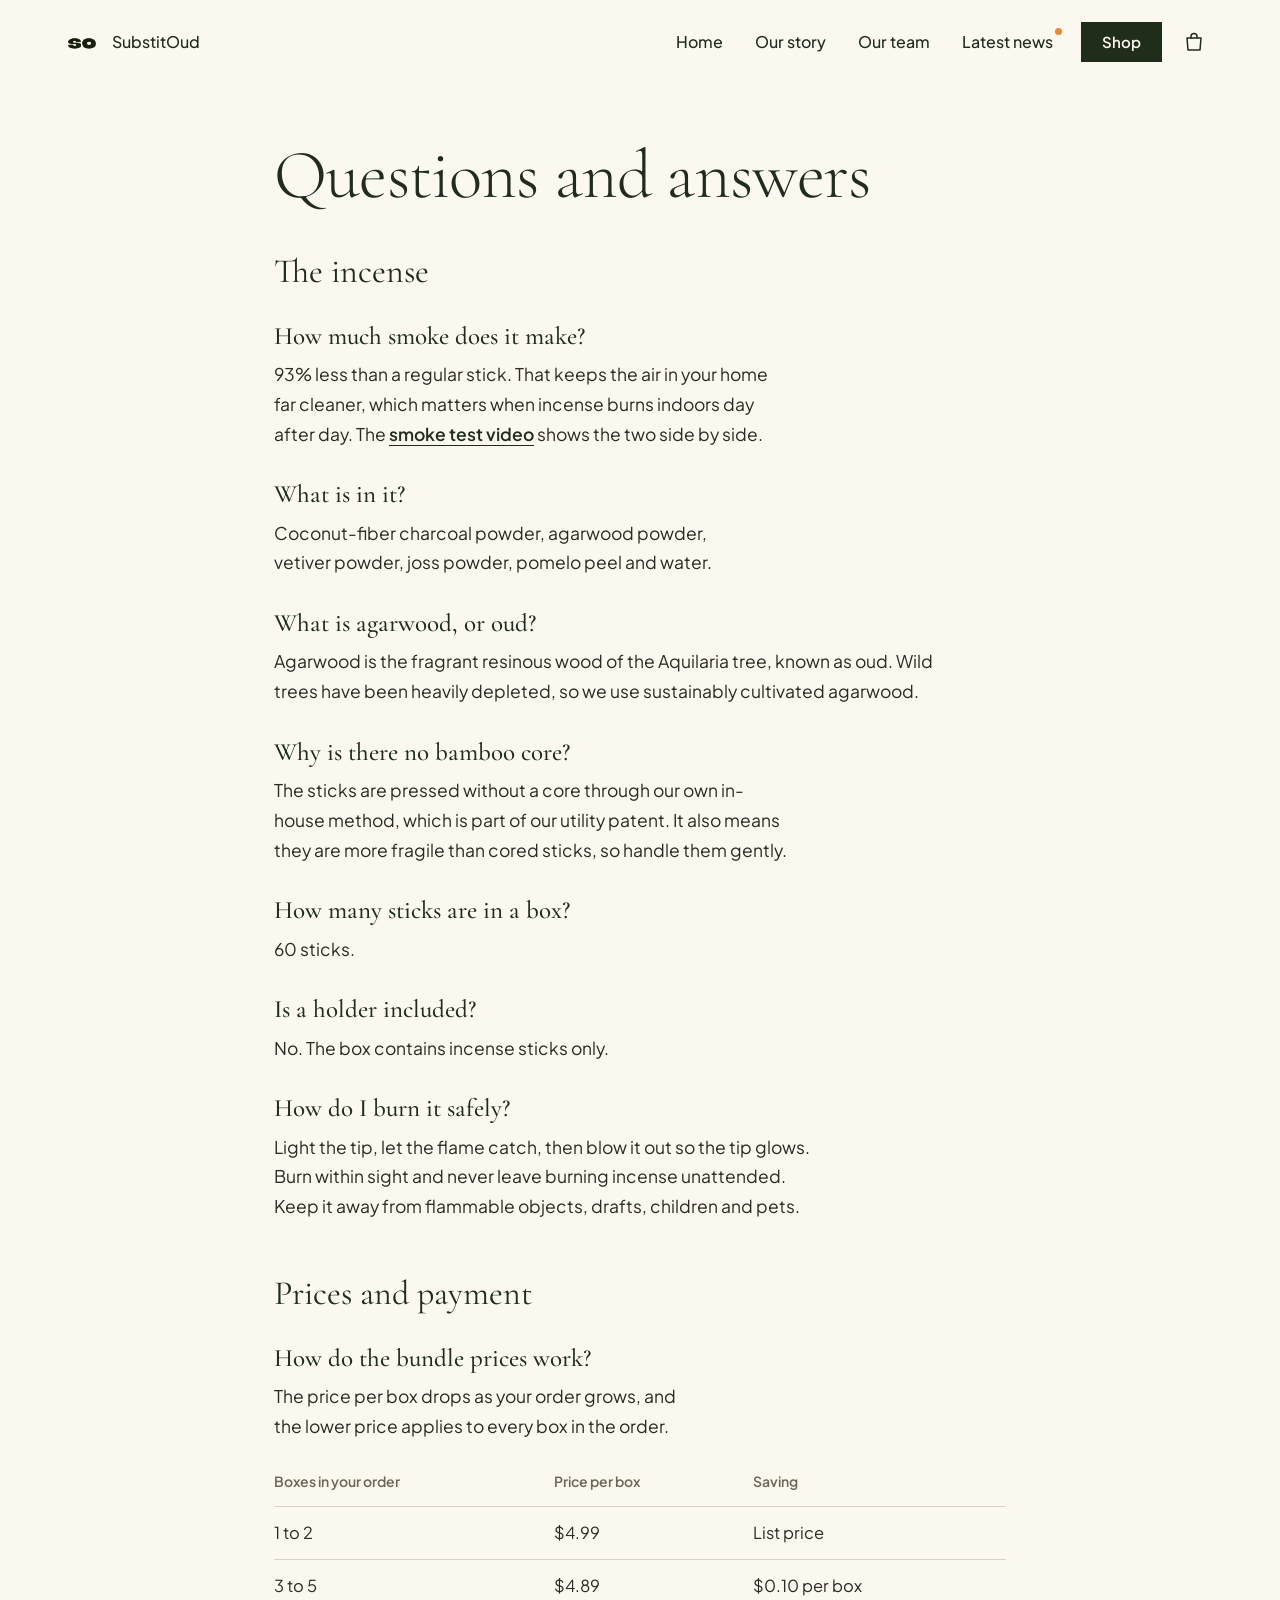
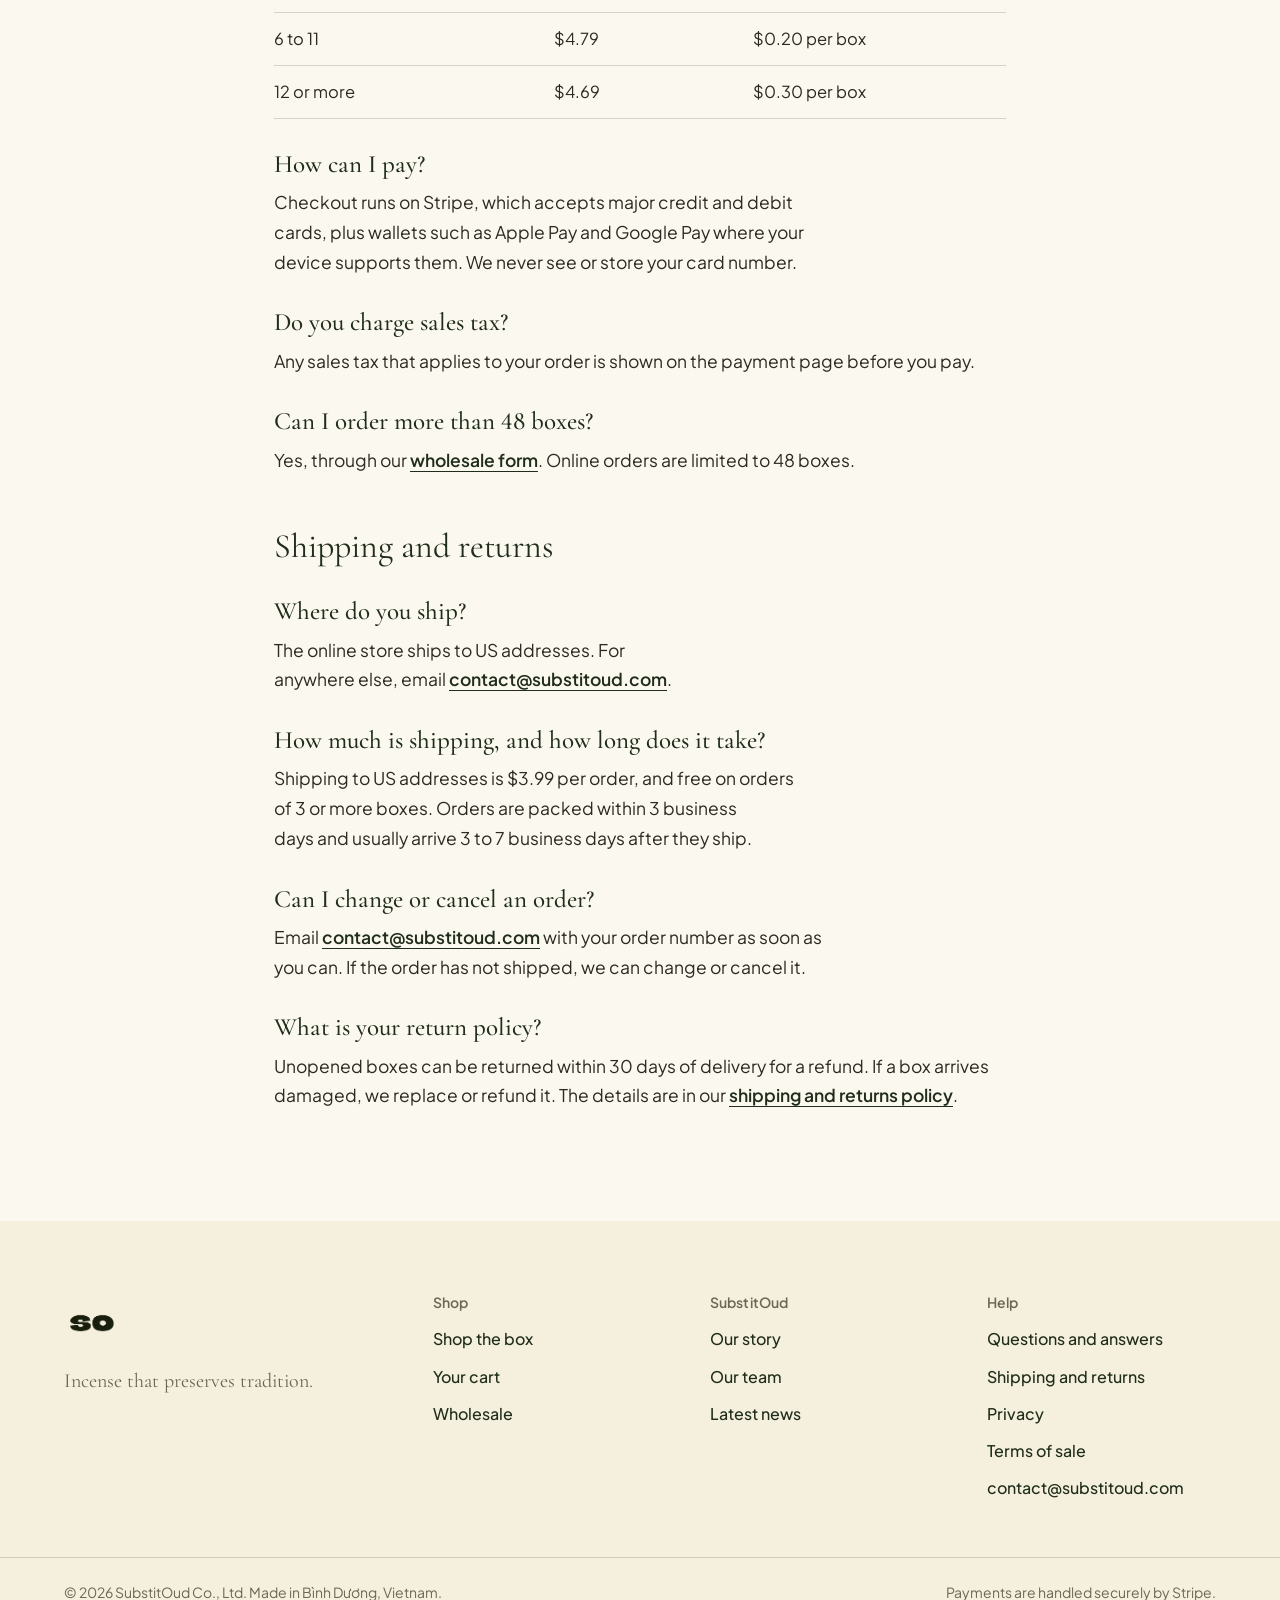
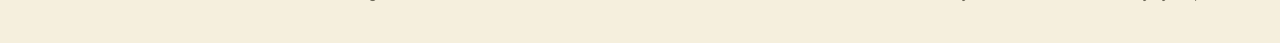
<file: faq.html>
<!DOCTYPE html>
<html lang="en">
<head>
  <meta charset="UTF-8" />
  <meta name="viewport" content="width=device-width, initial-scale=1" />
  <title>Questions and Answers | SubstitOud</title>
  <meta name="description" content="Answers about SubstitOud low-smoke incense: ingredients, bundle prices, payment, shipping and returns." />
  <meta name="theme-color" content="#FBF8EF" />
  <link rel="canonical" href="https://substitoud.com/faq.html" />

  <link rel="icon" type="image/svg+xml" href="favicon.svg" />
  <link rel="icon" type="image/png" sizes="96x96" href="favicon-96x96.png" />
  <link rel="shortcut icon" href="favicon.ico" />
  <link rel="apple-touch-icon" sizes="180x180" href="apple-touch-icon.png" />
  <link rel="manifest" href="site.webmanifest" />

  <meta property="og:type" content="website" />
  <meta property="og:site_name" content="SubstitOud" />
  <meta property="og:title" content="Questions and Answers | SubstitOud" />
  <meta property="og:description" content="Answers about SubstitOud low-smoke incense: ingredients, bundle prices, payment, shipping and returns." />
  <meta property="og:image" content="https://substitoud.com/store/img/og-shop.jpg" />
  <meta property="og:image:width" content="1200" />
  <meta property="og:image:height" content="1200" />
  <meta property="og:image:alt" content="The SubstitOud sleeve beside its open tray of incense sticks on a dark wooden table" />
  <meta name="twitter:card" content="summary_large_image" />
  <meta name="twitter:title" content="Questions and Answers | SubstitOud" />
  <meta name="twitter:description" content="Answers about SubstitOud low-smoke incense: ingredients, bundle prices, payment, shipping and returns." />
  <meta name="twitter:image" content="https://substitoud.com/store/img/og-shop.jpg" />

  <link rel="preconnect" href="https://fonts.googleapis.com" />
  <link rel="preconnect" href="https://fonts.gstatic.com" crossorigin />
  <link href="https://fonts.googleapis.com/css2?family=Cormorant+Garamond:ital,wght@0,300;0,400;0,500;0,600;0,700;1,300;1,400&family=Plus+Jakarta+Sans:wght@400;500;600&display=swap" rel="stylesheet" />
  <link rel="stylesheet" href="store/chrome.css" />
  <link rel="stylesheet" href="store/store.css" />
</head>
<body class="so-has-nav" data-page="faq">

  <header class="so-nav">
    <div class="so-nav-inner">
      <a href="index.html" class="so-logo" aria-label="SubstitOud home">
        <img src="substitoud_logo.png" alt="" width="500" height="500" decoding="async" />
        <span class="so-wordmark">SubstitOud</span>
      </a>
      <div class="so-nav-right">
        <nav class="so-links" id="so-links" aria-label="Primary">
          <a href="index.html" class="so-link">Home</a>
          <a href="about.html" class="so-link">Our story</a>
          <a href="team.html" class="so-link">Our team</a>
          <a href="news.html" class="so-link so-link--news">Latest news</a>
        </nav>
        <div class="so-nav-actions">
          <a href="shop.html" class="so-btn so-btn--small">Shop</a>
          <a href="cart.html" class="so-cart-btn" aria-label="Cart"><svg viewBox="0 0 24 24" fill="none" stroke="currentColor" stroke-width="1.5" stroke-linecap="round" stroke-linejoin="round" aria-hidden="true"><path d="M5 8h14l-1 12H6L5 8z"/><path d="M9 8V6.5a3 3 0 0 1 6 0V8"/></svg><span class="so-cart-count" hidden>0</span></a>
        </div>
        <button type="button" class="so-menu-btn" aria-expanded="false" aria-controls="so-links" aria-label="Menu">
          <svg class="so-bars" viewBox="0 0 24 24" fill="none" stroke="currentColor" stroke-width="1.6" stroke-linecap="round" aria-hidden="true"><path d="M4 7.5h16M4 12h16M4 16.5h16"/></svg>
          <svg class="so-x" viewBox="0 0 24 24" fill="none" stroke="currentColor" stroke-width="1.6" stroke-linecap="round" aria-hidden="true"><path d="M5 5l14 14M19 5L5 19"/></svg>
        </button>
      </div>
    </div>
  </header>

  <main>
    <div class="wrap wrap--narrow">
      <div class="page-head">
        <h1 class="display">Questions and answers</h1>
      </div>
    </div>
    <section class="prose">
      <div class="wrap wrap--narrow">
        <h2>The incense</h2>
        <h3>How much smoke does it make?</h3>
        <p>93% less than a regular stick. That keeps the air in your home far cleaner, which matters when incense burns indoors day after day. The <a href="shop.html#smoke-test">smoke test video</a> shows the two side by side.</p>
        <h3>What is in it?</h3>
        <p>Coconut-fiber charcoal powder, agarwood powder, vetiver powder, joss powder, pomelo peel and water.</p>
        <h3>What is agarwood, or oud?</h3>
        <p>Agarwood is the fragrant resinous wood of the Aquilaria tree, known as oud. Wild trees have been heavily depleted, so we use sustainably cultivated agarwood.</p>
        <h3>Why is there no bamboo core?</h3>
        <p>The sticks are pressed without a core through our own in-house method, which is part of our utility patent. It also means they are more fragile than cored sticks, so handle them gently.</p>
        <h3>How many sticks are in a box?</h3>
        <p>60 sticks.</p>
        <h3>Is a holder included?</h3>
        <p>No. The box contains incense sticks only.</p>
        <h3>How do I burn it safely?</h3>
        <p>Light the tip, let the flame catch, then blow it out so the tip glows. Burn within sight and never leave burning incense unattended. Keep it away from flammable objects, drafts, children and pets.</p>

        <h2>Prices and payment</h2>
        <h3>How do the bundle prices work?</h3>
        <p>The price per box drops as your order grows, and the lower price applies to every box in the order.</p>
        <table>
          <thead><tr><th>Boxes in your order</th><th>Price per box</th><th>Saving</th></tr></thead>
          <tbody>
            <tr><td>1 to 2</td><td>$4.99</td><td>List price</td></tr>
            <tr><td>3 to 5</td><td>$4.89</td><td>$0.10 per box</td></tr>
            <tr><td>6 to 11</td><td>$4.79</td><td>$0.20 per box</td></tr>
            <tr><td>12 or more</td><td>$4.69</td><td>$0.30 per box</td></tr>
          </tbody>
        </table>
        <h3>How can I pay?</h3>
        <p>Checkout runs on Stripe, which accepts major credit and debit cards, plus wallets such as Apple Pay and Google Pay where your device supports them. We never see or store your card number.</p>
        <h3>Do you charge sales tax?</h3>
        <p>Any sales tax that applies to your order is shown on the payment page before you pay.</p>
        <h3>Can I order more than 48 boxes?</h3>
        <p>Yes, through our <a href="wholesale.html">wholesale form</a>. Online orders are limited to 48 boxes.</p>

        <h2>Shipping and returns</h2>
        <h3>Where do you ship?</h3>
        <p>The online store ships to US addresses. For anywhere else, email <a href="mailto:contact@substitoud.com">contact@substitoud.com</a>.</p>
        <h3>How much is shipping, and how long does it take?</h3>
        <p>Shipping to US addresses is $3.99 per order, and free on orders of 3 or more boxes. Orders are packed within 3 business days and usually arrive 3 to 7 business days after they ship.</p>
        <h3>Can I change or cancel an order?</h3>
        <p>Email <a href="mailto:contact@substitoud.com">contact@substitoud.com</a> with your order number as soon as you can. If the order has not shipped, we can change or cancel it.</p>
        <h3>What is your return policy?</h3>
        <p>Unopened boxes can be returned within 30 days of delivery for a refund. If a box arrives damaged, we replace or refund it. The details are in our <a href="shipping-returns.html">shipping and returns policy</a>.</p>
      </div>
    </section>
  </main>
  <footer class="so-footer">
    <div class="so-footer-inner">
      <div class="so-footer-brand">
        <a href="index.html" aria-label="SubstitOud home"><img src="substitoud_logo.png" alt="" width="500" height="500" loading="lazy" decoding="async" /></a>
        <p>Incense that preserves tradition.</p>
      </div>
      <div class="so-footer-col">
        <h2>Shop</h2>
        <ul>
          <li><a href="shop.html">Shop the box</a></li>
          <li><a href="cart.html">Your cart</a></li>
          <li><a href="wholesale.html">Wholesale</a></li>
        </ul>
      </div>
      <div class="so-footer-col">
        <h2>SubstitOud</h2>
        <ul>
          <li><a href="about.html">Our story</a></li>
          <li><a href="team.html">Our team</a></li>
          <li><a href="news.html">Latest news</a></li>
        </ul>
      </div>
      <div class="so-footer-col">
        <h2>Help</h2>
        <ul>
          <li><a href="faq.html">Questions and answers</a></li>
          <li><a href="shipping-returns.html">Shipping and returns</a></li>
          <li><a href="privacy.html">Privacy</a></li>
          <li><a href="terms.html">Terms of sale</a></li>
          <li><a href="mailto:contact@substitoud.com">contact@substitoud.com</a></li>
        </ul>
      </div>
    </div>
    <div class="so-footer-base">
      <p>&copy; 2026 SubstitOud Co., Ltd. Made in B&igrave;nh D&#432;&#417;ng, Vietnam.</p>
      <p>Payments are handled securely by Stripe.</p>
    </div>
  </footer>

  <script src="store/store.js" defer></script>
</body>
</html>
</file>
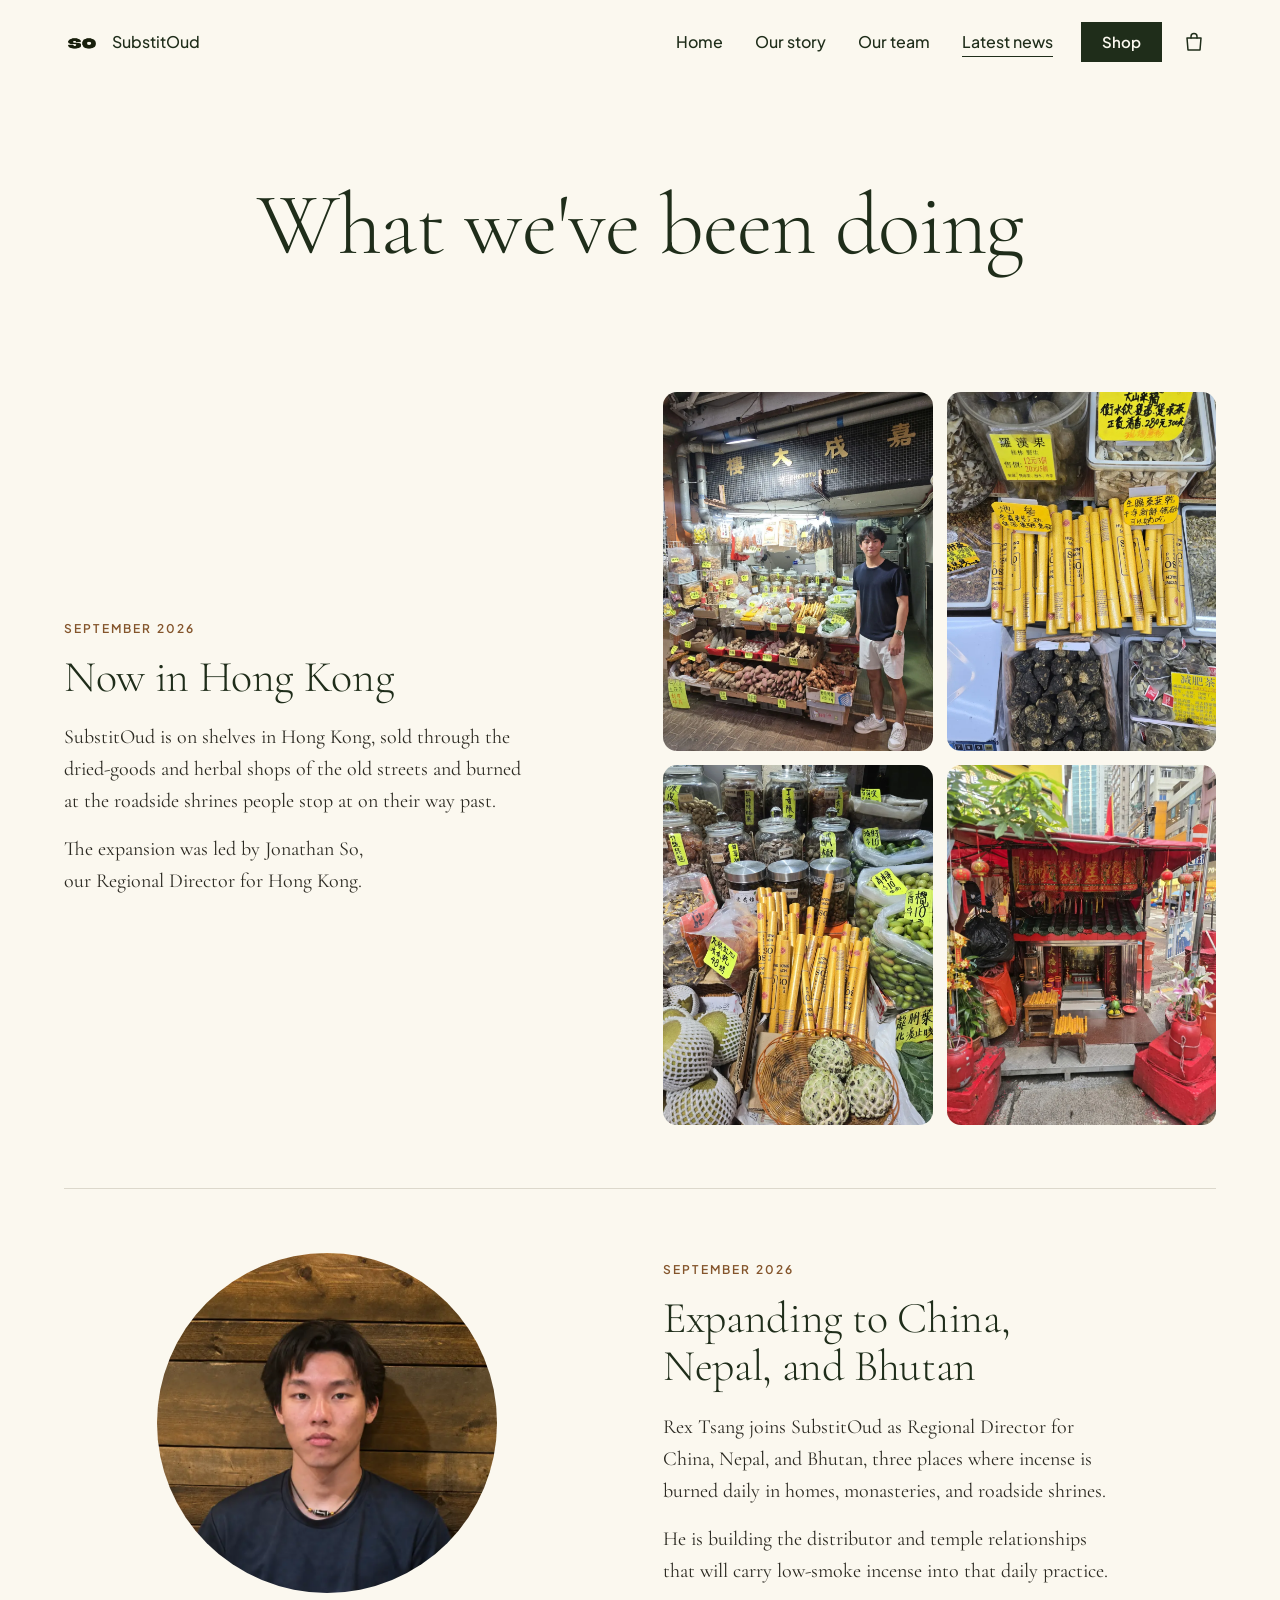
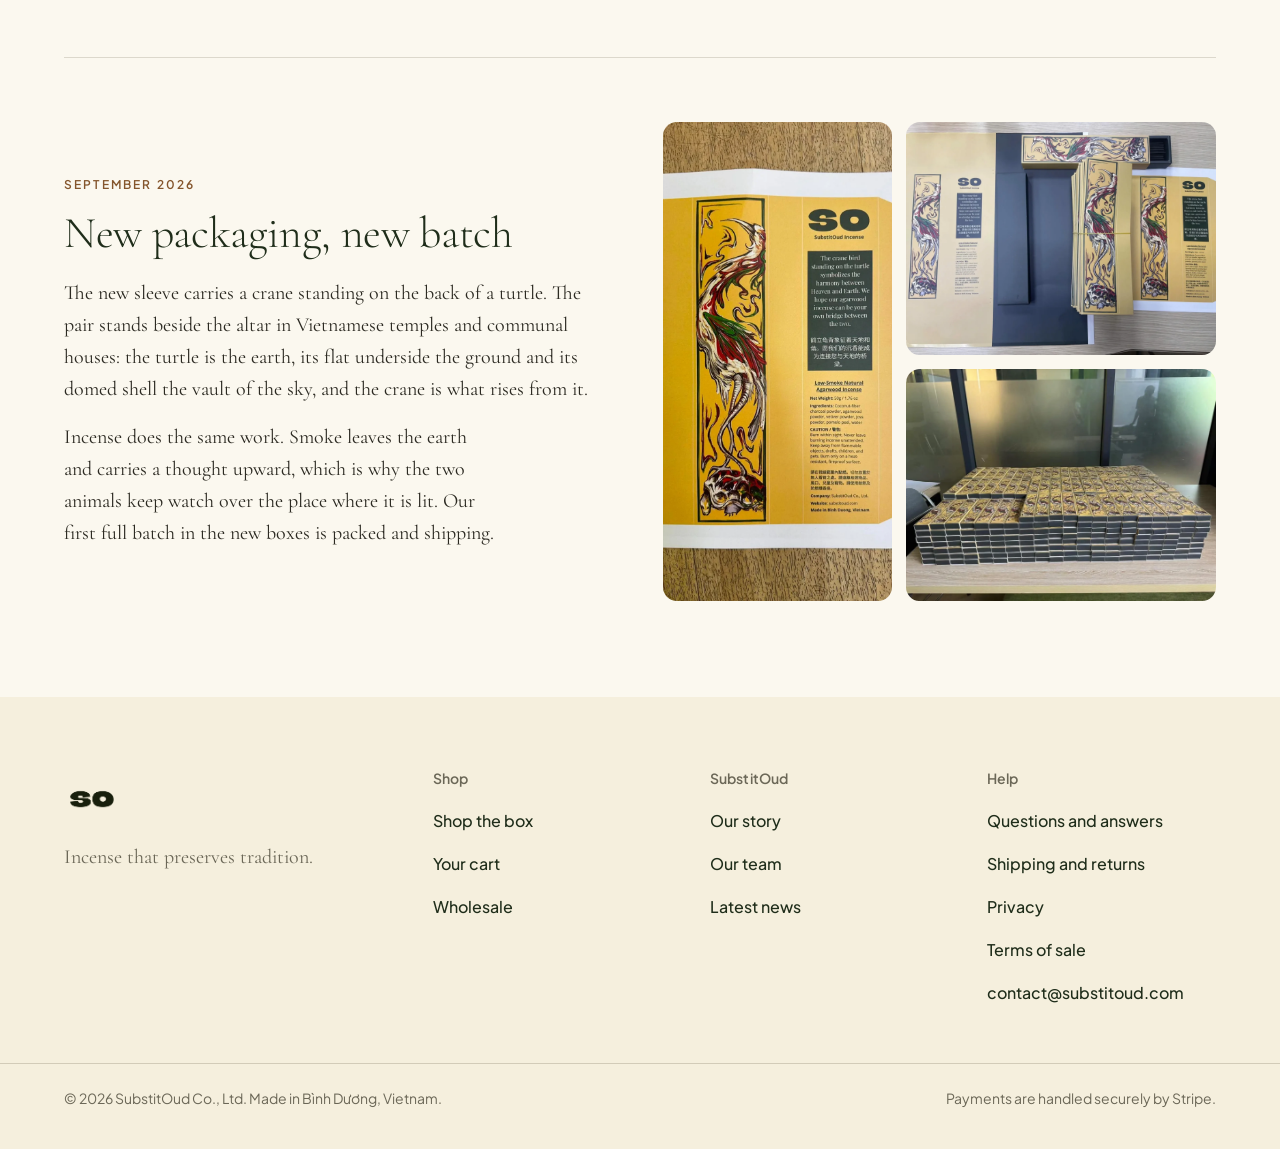
<file: news.html>
<!DOCTYPE html>
<html lang="en">
<head>
  <meta charset="UTF-8" />
  <meta name="viewport" content="width=device-width, initial-scale=1" />
  <title>SubstitOud</title>
  <meta name="description" content="What is new at SubstitOud: now on shelves in Hong Kong, expanding into China, Nepal, and Bhutan, and a new crane-and-turtle box on the first full batch." />
  <meta name="theme-color" content="#FBF8EF" />

  <link rel="canonical" href="https://substitoud.com/news.html" />

  <!-- Favicons -->
  <link rel="icon" type="image/svg+xml" href="favicon.svg" />
  <link rel="icon" type="image/png" sizes="96x96" href="favicon-96x96.png" />
  <link rel="shortcut icon" href="favicon.ico" />
  <link rel="apple-touch-icon" sizes="180x180" href="apple-touch-icon.png" />
  <link rel="manifest" href="site.webmanifest" />

  <!-- Open Graph -->
  <meta property="og:type" content="website" />
  <meta property="og:site_name" content="SubstitOud" />
  <meta property="og:url" content="https://substitoud.com/news.html" />
  <meta property="og:title" content="Latest News | SubstitOud" />
  <meta property="og:description" content="What is new at SubstitOud: now on shelves in Hong Kong, expanding into China, Nepal, and Bhutan, and a new crane-and-turtle box on the first full batch." />
  <meta property="og:image" content="https://substitoud.com/store/img/og-shop.jpg" />
  <meta property="og:image:width" content="1200" />
  <meta property="og:image:height" content="1200" />
  <meta property="og:image:alt" content="The SubstitOud sleeve beside its open tray of incense sticks on a dark wooden table" />
  <meta property="og:locale" content="en_US" />

  <!-- Twitter -->
  <meta name="twitter:card" content="summary_large_image" />
  <meta name="twitter:title" content="Latest News | SubstitOud" />
  <meta name="twitter:description" content="What is new at SubstitOud: now on shelves in Hong Kong, expanding into China, Nepal, and Bhutan, and a new crane-and-turtle box on the first full batch." />
  <meta name="twitter:image" content="https://substitoud.com/store/img/og-shop.jpg" />
  <meta name="twitter:image:alt" content="The SubstitOud sleeve beside its open tray of incense sticks on a dark wooden table" />

  <!-- Structured data -->
  <script type="application/ld+json">
  {
    "@context": "https://schema.org",
    "@type": "BreadcrumbList",
    "itemListElement": [
      { "@type": "ListItem", "position": 1, "name": "Home", "item": "https://substitoud.com/" },
      { "@type": "ListItem", "position": 2, "name": "Latest", "item": "https://substitoud.com/news.html" }
    ]
  }
  </script>

  <link rel="preconnect" href="https://fonts.googleapis.com" />
  <link rel="preconnect" href="https://fonts.gstatic.com" crossorigin />
  <link href="https://fonts.googleapis.com/css2?family=Cormorant+Garamond:ital,wght@0,300;0,400;0,500;0,600;1,300;1,400&family=Plus+Jakarta+Sans:wght@400;500;600&display=swap" rel="stylesheet" />

  <style>
    :root {
      --bg: #FBF8EF;
      --bg-warm: #F5EFDD;
      --green-dark: #1F2D1A;
      --text: #2C2A22;
      --text-muted: #6B6757;
      --text-faint: #8E8970;
      --accent-yellow: #C9A24A;
      --accent-orange: #E8883A;
      --serif: "Cormorant Garamond", Georgia, "Times New Roman", serif;
      --sans: "Plus Jakarta Sans", -apple-system, BlinkMacSystemFont, "Inter", "Helvetica Neue", Arial, sans-serif;
    }

    *, *::before, *::after { box-sizing: border-box; }
    html, body { margin: 0; padding: 0; }
    html { background: var(--bg); }
    /* Stop stray decorative bleed from panning the page sideways on iOS.
       overflow-x:hidden on body alone does not hold there; clip on html does. */
    html, body { overflow-x: hidden; overflow-x: clip; }
    body {
      background: var(--bg);
      color: var(--text);
      font-family: var(--serif);
      font-weight: 400;
      font-size: 20px;
      line-height: 1.65;
      -webkit-font-smoothing: antialiased;
      -moz-osx-font-smoothing: grayscale;
      overflow-x: hidden;
    }
    img { max-width: 100%; display: block; }
    a { color: inherit; text-decoration: none; }

    /* NAV — same as index/about */
    .site-nav {
      position: relative;
      z-index: 5;
      display: flex;
      align-items: center;
      justify-content: space-between;
      padding: 28px 64px;
      max-width: 1480px;
      margin: 0 auto;
      width: 100%;
    }
    .nav-logo {
      display: inline-flex;
      align-items: center;
      gap: 12px;
    }
    .nav-logo img {
      height: 36px;
      width: auto;
    }
    .nav-wordmark {
      font-family: var(--sans);
      font-size: 16px;
      font-weight: 500;
      color: var(--green-dark);
      letter-spacing: 0.005em;
      line-height: 1;
    }
    .nav-links {
      display: flex;
      align-items: center;
      gap: 36px;
    }
    .nav-link {
      font-family: var(--sans);
      font-size: 16px;
      font-weight: 500;
      color: var(--green-dark);
      letter-spacing: 0.005em;
      transition: letter-spacing 0.4s cubic-bezier(0.2, 0.6, 0.2, 1);
    }
    .nav-link:hover {
      font-weight: 600;
      letter-spacing: 0.06em;
    }

    /* Scroll reveal — stagger fade up */
    .reveal {
      opacity: 0;
      transform: translateY(28px);
      transition: opacity 0.9s cubic-bezier(0.2, 0.65, 0.2, 1),
                  transform 0.9s cubic-bezier(0.2, 0.65, 0.2, 1);
      will-change: opacity, transform;
    }
    .reveal.is-visible { opacity: 1; transform: translateY(0); }
    .reveal-d1 { transition-delay: 0.12s; }
    .reveal-d2 { transition-delay: 0.24s; }
    @media (prefers-reduced-motion: reduce) {
      .reveal { opacity: 1; transform: none; transition: none; }
    }

    /* PAGE HERO TITLE */
    .page-hero {
      padding: 96px 64px 56px;
      text-align: center;
    }
    .page-hero-title {
      font-family: var(--serif);
      font-weight: 300;
      font-size: 88px;
      line-height: 1.04;
      letter-spacing: -0.015em;
      color: var(--green-dark);
      margin: 0 auto;
      max-width: 1100px;
    }

    /* TEAM GRID */
    .team-main {
      padding: 24px 0 0;
    }
    /* Six tracks so the five cards read as a row of two over a row of three. */
    /* Three across stops clearing the 220px portrait below this, so pair them up. */
    /* Card without a location line: the school carries the bottom spacing instead. */
    /* FOOTER — same gradient transition as about */
    footer {
      background-color: var(--bg-warm);
      background-image: linear-gradient(180deg, var(--bg) 0%, var(--bg-warm) 280px);
      background-repeat: no-repeat;
      background-position: top;
      padding: 200px 0 80px;
      margin-top: 0;
    }
    .footer-inner {
      max-width: 1280px;
      margin: 0 auto;
      padding: 0 64px;
      display: flex;
      align-items: center;
      justify-content: space-between;
      gap: 32px;
      flex-wrap: wrap;
    }
    .footer-logo img {
      height: 60px;
      width: auto;
    }
    .footer-nav {
      display: flex;
      flex-direction: row;
      gap: 32px;
      align-items: center;
      font-family: var(--sans);
      font-size: 16px;
      font-weight: 500;
      color: var(--green-dark);
    }
    .footer-nav a {
      letter-spacing: 0.005em;
      transition: letter-spacing 0.4s cubic-bezier(0.2, 0.6, 0.2, 1);
    }
    .footer-nav a:hover {
      font-weight: 600;
      letter-spacing: 0.06em;
    }
    .footer-bottom {
      max-width: 1280px;
      margin: 32px auto 0;
      padding: 0 64px;
      display: flex;
      justify-content: flex-end;
    }
    .footer-email {
      font-family: var(--sans);
      font-size: 15px;
      font-weight: 400;
      color: var(--text-muted);
      letter-spacing: 0.005em;
      transition: color 0.3s ease, letter-spacing 0.4s cubic-bezier(0.2, 0.6, 0.2, 1);
    }
    .footer-email:hover {
      color: var(--text);
      font-weight: 500;
      letter-spacing: 0.04em;
    }

    /* RESPONSIVE */

    /* LATEST — news items */
    .news {
      /* the page hero already supplies the top space on this page */
      padding: 0 0 32px;
    }
    .news-inner {
      max-width: 1280px;
      margin: 0 auto;
      padding: 0 64px;
    }
    .news-head { text-align: center; margin-bottom: 8px; }
    .news-item {
      display: grid;
      grid-template-columns: 1fr 1.05fr;
      gap: 72px;
      align-items: center;
      padding: 64px 0;
      border-top: 0.5px solid rgba(110, 100, 80, 0.22);
    }
    .news-item:first-of-type { border-top: 0; }
    /* Alternate which side the pictures sit on */
    .news-item:nth-of-type(even) .news-text { order: 2; }
    .news-date {
      font-family: var(--sans);
      font-size: 12px;
      font-weight: 600;
      letter-spacing: 0.18em;
      text-transform: uppercase;
      color: var(--text-faint);
      margin: 0 0 14px;
    }
    .news-title {
      font-weight: 300;
      font-size: 44px;
      line-height: 1.1;
      letter-spacing: -0.008em;
      color: var(--green-dark);
      margin: 0 0 20px;
    }
    .news-body {
      font-size: 20px;
      line-height: 1.6;
      color: var(--text);
      margin: 0;
      max-width: 34em;
    }
    .news-body + .news-body { margin-top: 16px; }
    .news-figs { display: grid; gap: 14px; }
    .news-figs img {
      display: block;
      width: 100%;
      height: 100%;
      object-fit: cover;
      border-radius: 14px;
    }
    .news-figs--quad { grid-template-columns: 1fr 1fr; }
    .news-figs--quad img { aspect-ratio: 3 / 4; }
    .news-figs--packaging {
      grid-template-columns: 0.85fr 1.15fr;
      grid-template-rows: 1fr 1fr;
    }
    .news-figs--packaging img:first-child { grid-row: 1 / 3; aspect-ratio: 3 / 4; }
    .news-figs--packaging img:not(:first-child) { aspect-ratio: 4 / 3; }
    .news-portrait {
      max-width: 340px;
      margin: 0 auto;
    }
    .news-portrait img { border-radius: 50%; aspect-ratio: 1 / 1; }

    @media (max-width: 1024px) {
      .news-inner { padding: 0 48px; }
      .news-item { gap: 48px; }
      .news-title { font-size: 36px; }
      .news-body { font-size: 18px; }
    }

    @media (max-width: 720px) {
      .news-inner { padding: 0 24px; }
      .news-item {
        grid-template-columns: 1fr;
        gap: 32px;
        padding: 44px 0;
      }
      /* Pictures always follow their story on a narrow screen */
      .news-item:nth-of-type(even) .news-text { order: 0; }
      .news-title { font-size: 32px; }
      .news-body { font-size: 17px; }
      .news-figs { gap: 10px; }
      .news-portrait { max-width: 240px; }
    }

    /* Latest news carries an unread-style dot until the page is opened. */
    .nav-link--news { position: relative; }
    .nav-link--news::after {
      content: "";
      position: absolute;
      top: -2px;
      right: -9px;
      width: 7px;
      height: 7px;
      border-radius: 50%;
      background: var(--accent-orange);
      pointer-events: none;
    }
    .nav-link--news[aria-current="page"]::after { display: none; }
    @media (max-width: 400px) {
      .nav-link--news::after { width: 6px; height: 6px; right: -7px; top: -1px; }
    }

    /* Four tabs will not fit beside the wordmark on a phone, and they overlapped
       it even with three. Below these widths the logo mark carries the brand. */
    @media (max-width: 560px) {
      .nav-wordmark { display: none; }
      .nav-links { gap: 20px; }
      .nav-link { font-size: 15px; }
    }
    @media (max-width: 400px) {
      .nav-links { gap: 13px; }
      .nav-link { font-size: 14px; }
      .nav-logo img { height: 30px; }
    }
    @media (max-width: 365px) {
      .nav-links { gap: 11px; }
      .nav-link { font-size: 13px; }
    }
  </style>
  <link rel="stylesheet" href="store/chrome.css" />
</head>
<body class="so-has-nav" data-page="news">

  <header class="so-nav">
    <div class="so-nav-inner">
      <a href="index.html" class="so-logo" aria-label="SubstitOud home">
        <img src="substitoud_logo.png" alt="" width="500" height="500" decoding="async" />
        <span class="so-wordmark">SubstitOud</span>
      </a>
      <div class="so-nav-right">
        <nav class="so-links" id="so-links" aria-label="Primary">
          <a href="index.html" class="so-link">Home</a>
          <a href="about.html" class="so-link">Our story</a>
          <a href="team.html" class="so-link">Our team</a>
          <a href="news.html" class="so-link so-link--news" aria-current="page">Latest news</a>
        </nav>
        <div class="so-nav-actions">
          <a href="shop.html" class="so-btn so-btn--small">Shop</a>
          <a href="cart.html" class="so-cart-btn" aria-label="Cart"><svg viewBox="0 0 24 24" fill="none" stroke="currentColor" stroke-width="1.5" stroke-linecap="round" stroke-linejoin="round" aria-hidden="true"><path d="M5 8h14l-1 12H6L5 8z"/><path d="M9 8V6.5a3 3 0 0 1 6 0V8"/></svg><span class="so-cart-count" hidden>0</span></a>
        </div>
        <button type="button" class="so-menu-btn" aria-expanded="false" aria-controls="so-links" aria-label="Menu">
          <svg class="so-bars" viewBox="0 0 24 24" fill="none" stroke="currentColor" stroke-width="1.6" stroke-linecap="round" aria-hidden="true"><path d="M4 7.5h16M4 12h16M4 16.5h16"/></svg>
          <svg class="so-x" viewBox="0 0 24 24" fill="none" stroke="currentColor" stroke-width="1.6" stroke-linecap="round" aria-hidden="true"><path d="M5 5l14 14M19 5L5 19"/></svg>
        </button>
      </div>
    </div>
  </header>

  <!-- NAV -->

  <section class="page-hero">
    <h1 class="page-hero-title reveal">What we've been doing</h1>
  </section>

  <main class="news-main">
  <section class="news" aria-label="Latest updates">
    <div class="news-inner">
            <article class="news-item">
        <div class="news-text reveal">
          <p class="news-date">September 2026</p>
          <h2 class="news-title">Now in Hong Kong</h2>
          <p class="news-body">SubstitOud is on shelves in Hong Kong, sold through the dried-goods and herbal shops of the old streets and burned at the roadside shrines people stop at on their way past.</p>
          <p class="news-body">The expansion was led by Jonathan So, our Regional Director for Hong Kong.</p>
        </div>
        <div class="news-figs news-figs--quad reveal reveal-d1">
          <img src="hk-jonathan.webp" alt="Jonathan So outside a dried-goods shop on Chengtu Road, Hong Kong, where SubstitOud is stocked" width="1050" height="1400" loading="lazy" decoding="async" />
          <img src="hk-shelf.webp" alt="SubstitOud incense tubes on the shelf of a Hong Kong herbal shop" width="1050" height="1400" loading="lazy" decoding="async" />
          <img src="hk-stall.webp" alt="SubstitOud incense tubes among dried goods at a Hong Kong stall" width="1050" height="1400" loading="lazy" decoding="async" />
          <img src="hk-shrine.webp" alt="A Hong Kong street shrine stocked with SubstitOud incense" width="1050" height="1400" loading="lazy" decoding="async" />
        </div>
      </article>

      <article class="news-item">
        <div class="news-text reveal">
          <p class="news-date">September 2026</p>
          <h2 class="news-title">Expanding to China, Nepal, and Bhutan</h2>
          <p class="news-body">Rex Tsang joins SubstitOud as Regional Director for China, Nepal, and Bhutan, three places where incense is burned daily in homes, monasteries, and roadside shrines.</p>
          <p class="news-body">He is building the distributor and temple relationships that will carry low-smoke incense into that daily practice.</p>
        </div>
        <div class="news-figs news-portrait reveal reveal-d1">
          <img src="rextsangpfp.webp" alt="Rex Tsang, Regional Director for China, Nepal, and Bhutan" width="800" height="800" loading="lazy" decoding="async" />
        </div>
      </article>

      <article class="news-item">
        <div class="news-text reveal">
          <p class="news-date">September 2026</p>
          <h2 class="news-title">New packaging, new batch</h2>
          <p class="news-body">The new sleeve carries a crane standing on the back of a turtle. The pair stands beside the altar in Vietnamese temples and communal houses: the turtle is the earth, its flat underside the ground and its domed shell the vault of the sky, and the crane is what rises from it.</p>
          <p class="news-body">Incense does the same work. Smoke leaves the earth and carries a thought upward, which is why the two animals keep watch over the place where it is lit. Our first full batch in the new boxes is packed and shipping.</p>
        </div>
        <div class="news-figs news-figs--packaging reveal reveal-d1">
          <img src="packaging-sleeve.webp" alt="The new SubstitOud sleeve, showing a crane standing on the back of a turtle" width="788" height="1400" loading="lazy" decoding="async" />
          <img src="packaging-spread.webp" alt="New SubstitOud boxes and printed sleeves laid out" width="1600" height="1200" loading="lazy" decoding="async" />
          <img src="packaging-batch.webp" alt="The first full batch of SubstitOud in the new packaging, stacked and ready to ship" width="1400" height="1050" loading="lazy" decoding="async" />
        </div>
      </article>

    </div>
  </section>
  </main>

  <script>
    /* Stagger fade-up reveal — above-fold animates on load, rest on scroll */
    (function () {
      var els = document.querySelectorAll('.reveal');
      if (!els.length) return;
      if (!('IntersectionObserver' in window)) {
        els.forEach(function (el) { el.classList.add('is-visible'); });
        return;
      }
      var io = new IntersectionObserver(function (entries) {
        entries.forEach(function (entry) {
          if (entry.isIntersecting) {
            entry.target.classList.add('is-visible');
            io.unobserve(entry.target);
          }
        });
      }, { threshold: 0.12, rootMargin: '0px 0px -8% 0px' });
      els.forEach(function (el) { io.observe(el); });
    }());
  </script>

  <!-- FOOTER -->
  <footer class="so-footer">
    <div class="so-footer-inner">
      <div class="so-footer-brand">
        <a href="index.html" aria-label="SubstitOud home"><img src="substitoud_logo.png" alt="" width="500" height="500" loading="lazy" decoding="async" /></a>
        <p>Incense that preserves tradition.</p>
      </div>
      <div class="so-footer-col">
        <h2>Shop</h2>
        <ul>
          <li><a href="shop.html">Shop the box</a></li>
          <li><a href="cart.html">Your cart</a></li>
          <li><a href="wholesale.html">Wholesale</a></li>
        </ul>
      </div>
      <div class="so-footer-col">
        <h2>SubstitOud</h2>
        <ul>
          <li><a href="about.html">Our story</a></li>
          <li><a href="team.html">Our team</a></li>
          <li><a href="news.html">Latest news</a></li>
        </ul>
      </div>
      <div class="so-footer-col">
        <h2>Help</h2>
        <ul>
          <li><a href="faq.html">Questions and answers</a></li>
          <li><a href="shipping-returns.html">Shipping and returns</a></li>
          <li><a href="privacy.html">Privacy</a></li>
          <li><a href="terms.html">Terms of sale</a></li>
          <li><a href="mailto:contact@substitoud.com">contact@substitoud.com</a></li>
        </ul>
      </div>
    </div>
    <div class="so-footer-base">
      <p>&copy; 2026 SubstitOud Co., Ltd. Made in B&igrave;nh D&#432;&#417;ng, Vietnam.</p>
      <p>Payments are handled securely by Stripe.</p>
    </div>
  </footer>

  <script src="store/store.js" defer></script>
</body>
</html>
</file>
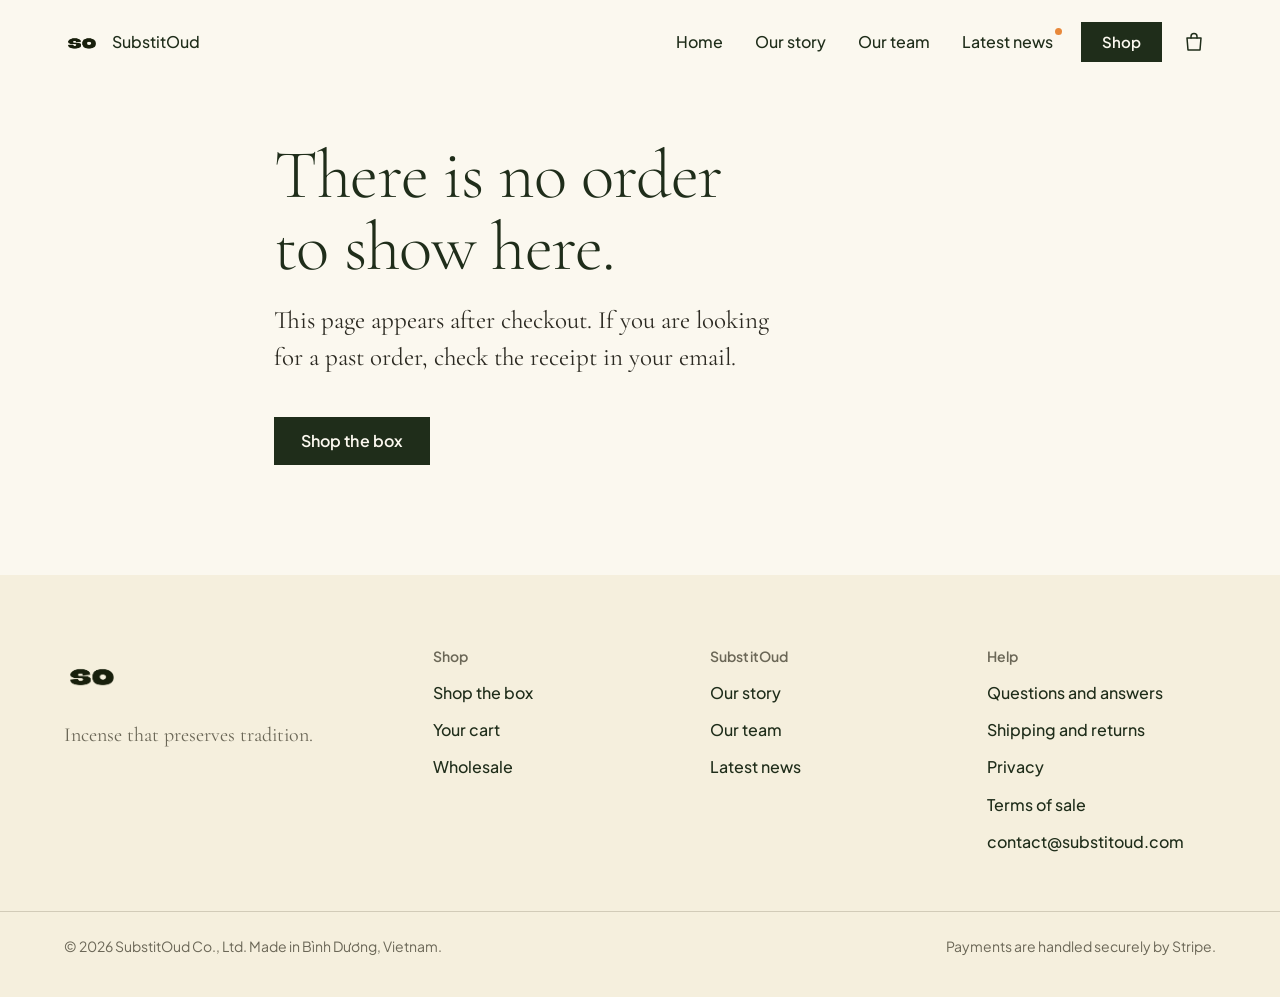
<file: order-confirmed.html>
<!DOCTYPE html>
<html lang="en">
<head>
  <meta charset="UTF-8" />
  <meta name="viewport" content="width=device-width, initial-scale=1" />
  <title>Order Confirmed | SubstitOud</title>
  <meta name="description" content="Your SubstitOud order confirmation." />
  <meta name="theme-color" content="#FBF8EF" />
  <meta name="robots" content="noindex" />

  <link rel="icon" type="image/svg+xml" href="favicon.svg" />
  <link rel="icon" type="image/png" sizes="96x96" href="favicon-96x96.png" />
  <link rel="shortcut icon" href="favicon.ico" />
  <link rel="apple-touch-icon" sizes="180x180" href="apple-touch-icon.png" />
  <link rel="manifest" href="site.webmanifest" />

  <meta property="og:type" content="website" />
  <meta property="og:site_name" content="SubstitOud" />
  <meta property="og:title" content="Order Confirmed | SubstitOud" />
  <meta property="og:description" content="Your SubstitOud order confirmation." />
  <meta property="og:image" content="https://substitoud.com/store/img/og-shop.jpg" />
  <meta property="og:image:width" content="1200" />
  <meta property="og:image:height" content="1200" />
  <meta property="og:image:alt" content="The SubstitOud sleeve beside its open tray of incense sticks on a dark wooden table" />
  <meta name="twitter:card" content="summary_large_image" />
  <meta name="twitter:title" content="Order Confirmed | SubstitOud" />
  <meta name="twitter:description" content="Your SubstitOud order confirmation." />
  <meta name="twitter:image" content="https://substitoud.com/store/img/og-shop.jpg" />

  <link rel="preconnect" href="https://fonts.googleapis.com" />
  <link rel="preconnect" href="https://fonts.gstatic.com" crossorigin />
  <link href="https://fonts.googleapis.com/css2?family=Cormorant+Garamond:ital,wght@0,300;0,400;0,500;0,600;0,700;1,300;1,400&family=Plus+Jakarta+Sans:wght@400;500;600&display=swap" rel="stylesheet" />
  <link rel="stylesheet" href="store/chrome.css" />
  <link rel="stylesheet" href="store/store.css" />
</head>
<body class="so-has-nav" data-page="order-confirmed">

  <header class="so-nav">
    <div class="so-nav-inner">
      <a href="index.html" class="so-logo" aria-label="SubstitOud home">
        <img src="substitoud_logo.png" alt="" width="500" height="500" decoding="async" />
        <span class="so-wordmark">SubstitOud</span>
      </a>
      <div class="so-nav-right">
        <nav class="so-links" id="so-links" aria-label="Primary">
          <a href="index.html" class="so-link">Home</a>
          <a href="about.html" class="so-link">Our story</a>
          <a href="team.html" class="so-link">Our team</a>
          <a href="news.html" class="so-link so-link--news">Latest news</a>
        </nav>
        <div class="so-nav-actions">
          <a href="shop.html" class="so-btn so-btn--small">Shop</a>
          <a href="cart.html" class="so-cart-btn" aria-label="Cart"><svg viewBox="0 0 24 24" fill="none" stroke="currentColor" stroke-width="1.5" stroke-linecap="round" stroke-linejoin="round" aria-hidden="true"><path d="M5 8h14l-1 12H6L5 8z"/><path d="M9 8V6.5a3 3 0 0 1 6 0V8"/></svg><span class="so-cart-count" hidden>0</span></a>
        </div>
        <button type="button" class="so-menu-btn" aria-expanded="false" aria-controls="so-links" aria-label="Menu">
          <svg class="so-bars" viewBox="0 0 24 24" fill="none" stroke="currentColor" stroke-width="1.6" stroke-linecap="round" aria-hidden="true"><path d="M4 7.5h16M4 12h16M4 16.5h16"/></svg>
          <svg class="so-x" viewBox="0 0 24 24" fill="none" stroke="currentColor" stroke-width="1.6" stroke-linecap="round" aria-hidden="true"><path d="M5 5l14 14M19 5L5 19"/></svg>
        </button>
      </div>
    </div>
  </header>

  <main class="confirm" data-confirm>
    <div class="wrap wrap--narrow">

      <div class="state" data-state="loading">
        <p class="lede muted">Loading your order&hellip;</p>
      </div>

      <div class="state" data-state="ok" hidden>
        <ol class="steps" aria-label="Checkout steps">
          <li class="is-done">Cart</li>
          <li class="is-done">Shipping and payment</li>
          <li aria-current="step">Confirmation</li>
        </ol>
        <div class="confirm-mark"><svg viewBox="0 0 24 24" fill="none" stroke="currentColor" stroke-width="1.7" stroke-linecap="round" stroke-linejoin="round" aria-hidden="true"><path d="M5 12.5l4.5 4.5L19 7.5"/></svg></div>
        <h1 class="display">Thank you<span data-o="first"></span>. Your order is in.</h1>
        <p class="lede" style="margin-top:18px">Order <strong data-o="ref"></strong>. A receipt is on its way to <span data-o="email"></span>.</p>

        <div class="confirm-grid">
          <div class="card">
            <h2>Shipping to</h2>
            <address data-o="address"></address>
            <p class="so-fineprint" data-o="contact"></p>
          </div>
          <div class="card">
            <h2>Order summary</h2>
            <dl class="so-sum" data-o="summary"></dl>
          </div>
        </div>

        <div class="next">
          <h2 class="h3">What happens next</h2>
          <ol>
            <li><span>We pack your order within 3 business days.</span></li>
            <li><span>It usually arrives 3 to 7 business days after it leaves us.</span></li>
            <li><span>To change anything, email <a class="textlink" href="mailto:contact@substitoud.com">contact@substitoud.com</a> with your order number.</span></li>
          </ol>
        </div>

        <div class="confirm-actions">
          <a class="so-btn" href="shop.html">Back to the shop</a>
          <a class="so-btn so-btn--ghost" href="about.html">Read our story</a>
        </div>
      </div>

      <div class="state" data-state="pending" hidden>
        <h1 class="display">Your payment is still processing.</h1>
        <p class="lede" style="margin-top:18px">Order <strong data-o="ref"></strong> is saved. Stripe emails a receipt to <span data-o="email"></span> as soon as the payment clears. If nothing arrives within an hour, email <a class="textlink" href="mailto:contact@substitoud.com">contact@substitoud.com</a>.</p>
      </div>

      <div class="state" data-state="error" hidden>
        <h1 class="display">We could not load your order details.</h1>
        <p class="lede" style="margin-top:18px">If you finished paying, your order went through and Stripe has emailed your receipt. For anything else, email <a class="textlink" href="mailto:contact@substitoud.com">contact@substitoud.com</a>.</p>
        <div class="confirm-actions"><a class="so-btn" href="shop.html">Back to the shop</a></div>
      </div>

      <div class="state" data-state="missing" hidden>
        <h1 class="display">There is no order to show here.</h1>
        <p class="lede" style="margin-top:18px">This page appears after checkout. If you are looking for a past order, check the receipt in your email.</p>
        <div class="confirm-actions"><a class="so-btn" href="shop.html">Shop the box</a></div>
      </div>

    </div>
  </main>
  <footer class="so-footer">
    <div class="so-footer-inner">
      <div class="so-footer-brand">
        <a href="index.html" aria-label="SubstitOud home"><img src="substitoud_logo.png" alt="" width="500" height="500" loading="lazy" decoding="async" /></a>
        <p>Incense that preserves tradition.</p>
      </div>
      <div class="so-footer-col">
        <h2>Shop</h2>
        <ul>
          <li><a href="shop.html">Shop the box</a></li>
          <li><a href="cart.html">Your cart</a></li>
          <li><a href="wholesale.html">Wholesale</a></li>
        </ul>
      </div>
      <div class="so-footer-col">
        <h2>SubstitOud</h2>
        <ul>
          <li><a href="about.html">Our story</a></li>
          <li><a href="team.html">Our team</a></li>
          <li><a href="news.html">Latest news</a></li>
        </ul>
      </div>
      <div class="so-footer-col">
        <h2>Help</h2>
        <ul>
          <li><a href="faq.html">Questions and answers</a></li>
          <li><a href="shipping-returns.html">Shipping and returns</a></li>
          <li><a href="privacy.html">Privacy</a></li>
          <li><a href="terms.html">Terms of sale</a></li>
          <li><a href="mailto:contact@substitoud.com">contact@substitoud.com</a></li>
        </ul>
      </div>
    </div>
    <div class="so-footer-base">
      <p>&copy; 2026 SubstitOud Co., Ltd. Made in B&igrave;nh D&#432;&#417;ng, Vietnam.</p>
      <p>Payments are handled securely by Stripe.</p>
    </div>
  </footer>

  <script src="store/store.js" defer></script>
</body>
</html>
</file>
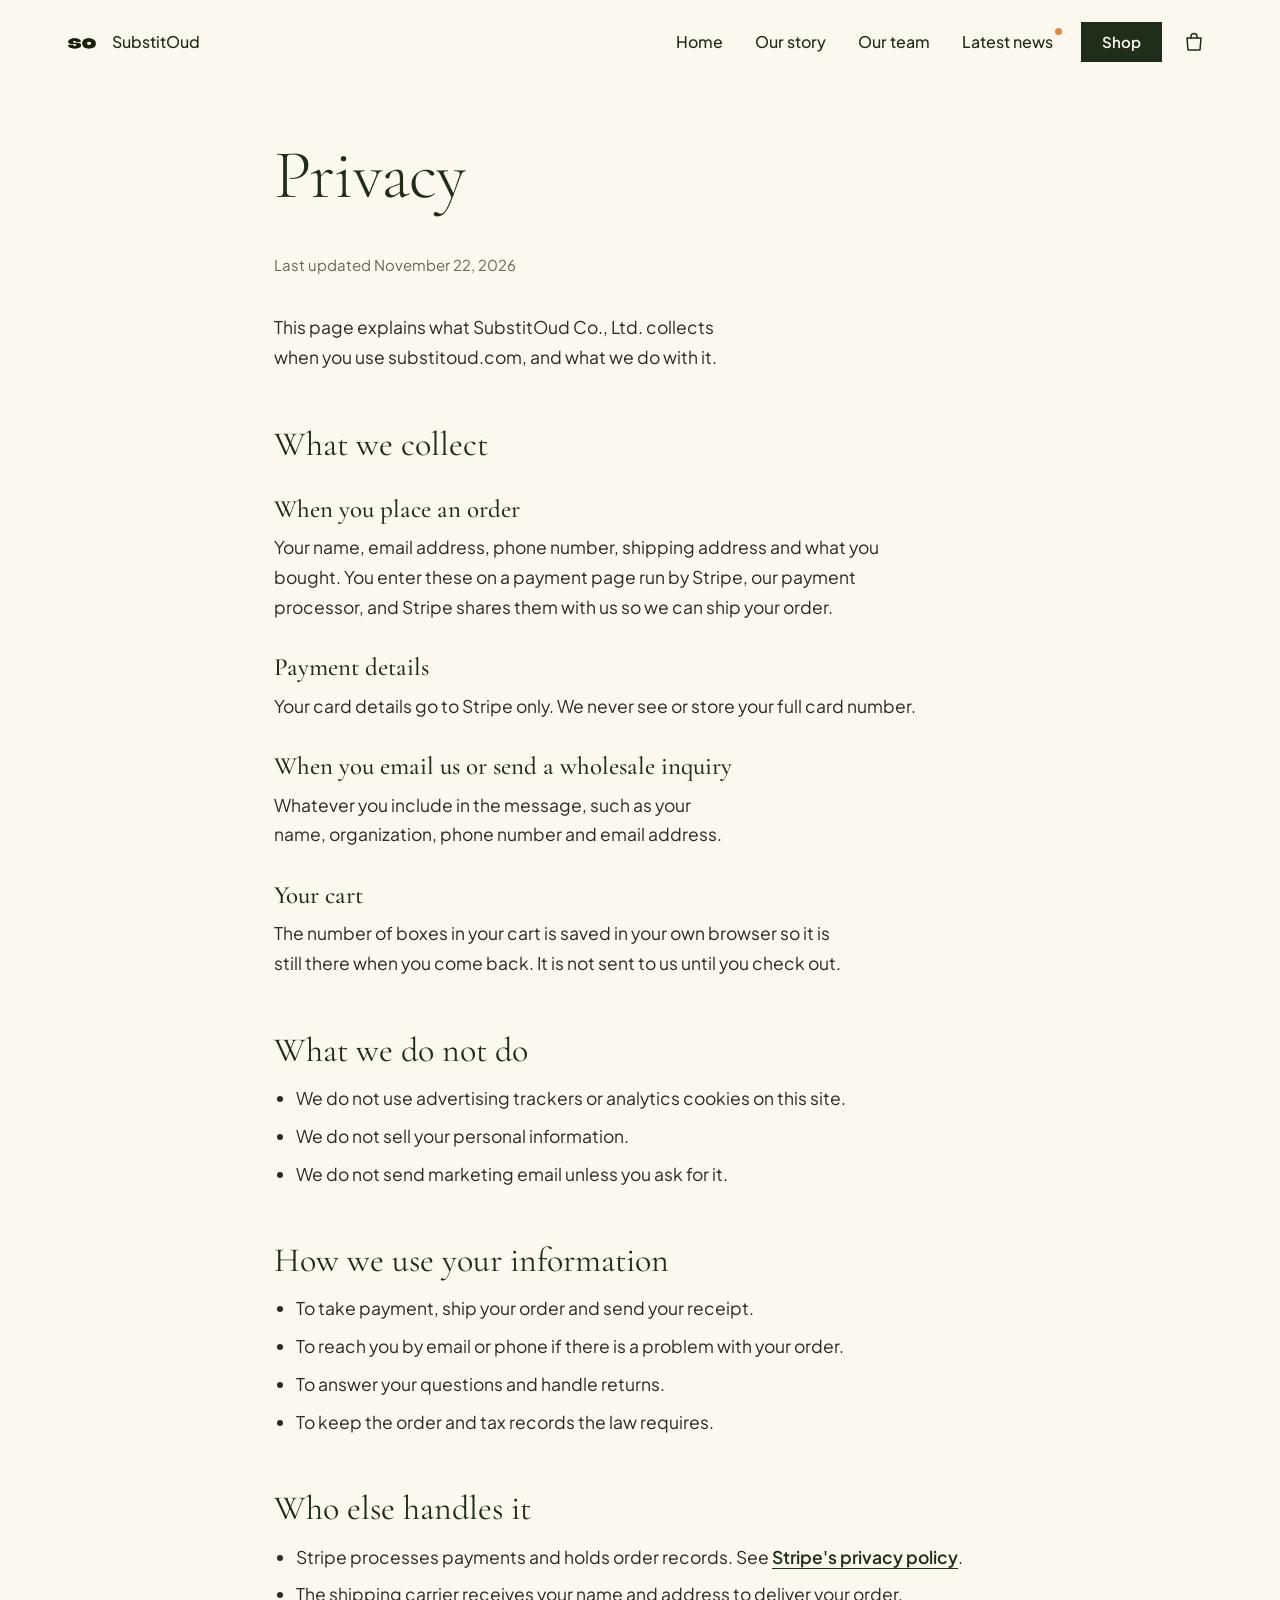
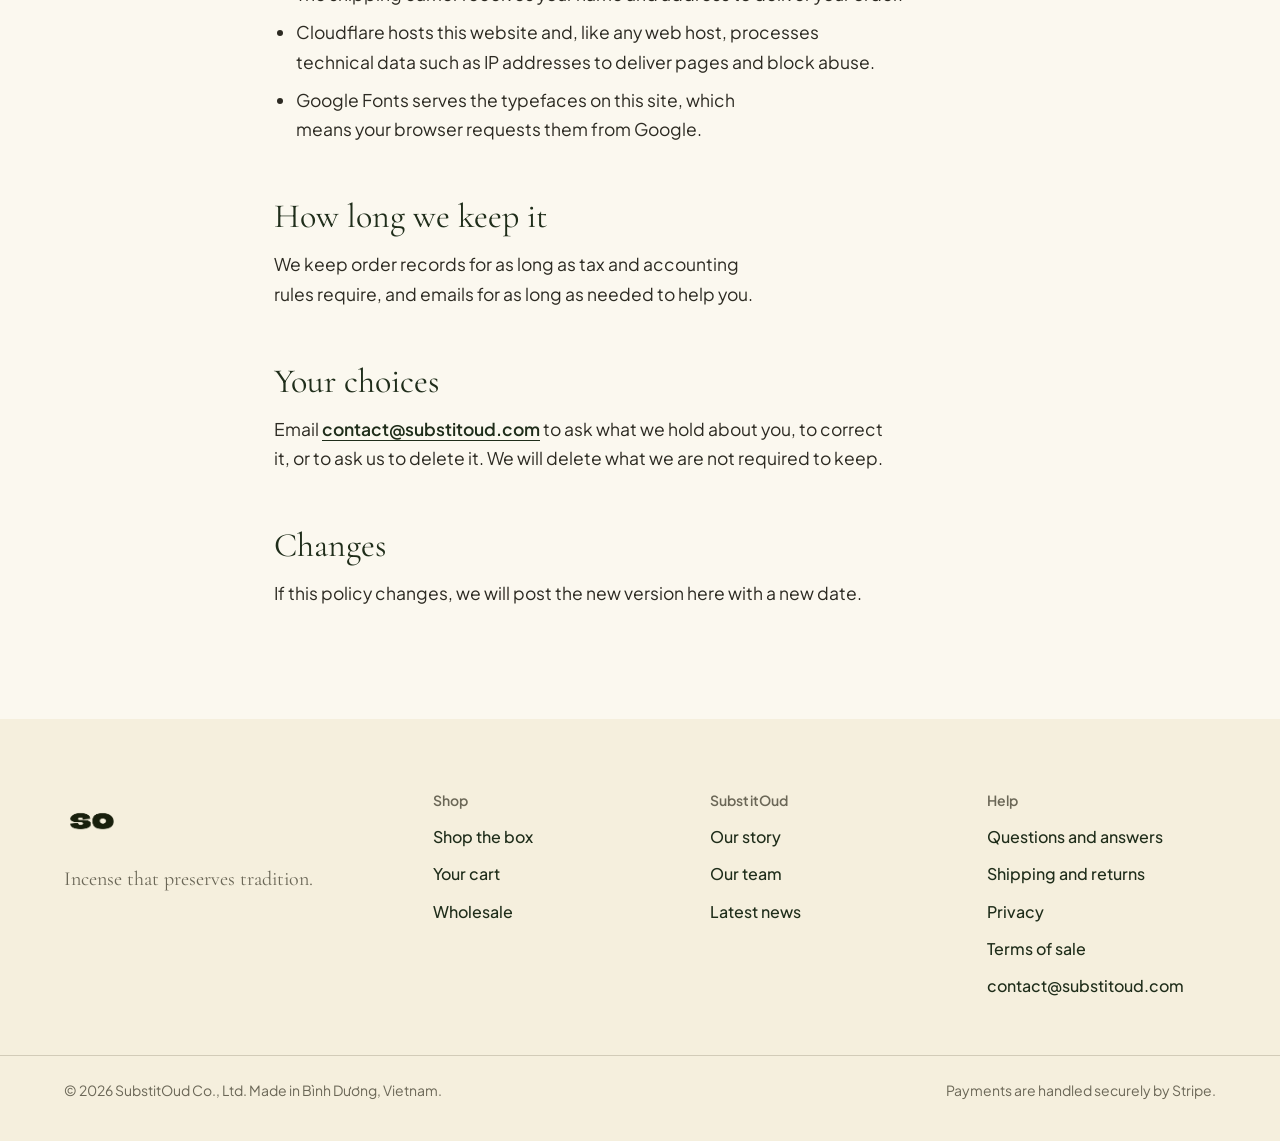
<file: privacy.html>
<!DOCTYPE html>
<html lang="en">
<head>
  <meta charset="UTF-8" />
  <meta name="viewport" content="width=device-width, initial-scale=1" />
  <title>Privacy | SubstitOud</title>
  <meta name="description" content="What SubstitOud collects when you order, and how it is used." />
  <meta name="theme-color" content="#FBF8EF" />
  <link rel="canonical" href="https://substitoud.com/privacy.html" />

  <link rel="icon" type="image/svg+xml" href="favicon.svg" />
  <link rel="icon" type="image/png" sizes="96x96" href="favicon-96x96.png" />
  <link rel="shortcut icon" href="favicon.ico" />
  <link rel="apple-touch-icon" sizes="180x180" href="apple-touch-icon.png" />
  <link rel="manifest" href="site.webmanifest" />

  <meta property="og:type" content="website" />
  <meta property="og:site_name" content="SubstitOud" />
  <meta property="og:title" content="Privacy | SubstitOud" />
  <meta property="og:description" content="What SubstitOud collects when you order, and how it is used." />
  <meta property="og:image" content="https://substitoud.com/store/img/og-shop.jpg" />
  <meta property="og:image:width" content="1200" />
  <meta property="og:image:height" content="1200" />
  <meta property="og:image:alt" content="The SubstitOud sleeve beside its open tray of incense sticks on a dark wooden table" />
  <meta name="twitter:card" content="summary_large_image" />
  <meta name="twitter:title" content="Privacy | SubstitOud" />
  <meta name="twitter:description" content="What SubstitOud collects when you order, and how it is used." />
  <meta name="twitter:image" content="https://substitoud.com/store/img/og-shop.jpg" />

  <link rel="preconnect" href="https://fonts.googleapis.com" />
  <link rel="preconnect" href="https://fonts.gstatic.com" crossorigin />
  <link href="https://fonts.googleapis.com/css2?family=Cormorant+Garamond:ital,wght@0,300;0,400;0,500;0,600;0,700;1,300;1,400&family=Plus+Jakarta+Sans:wght@400;500;600&display=swap" rel="stylesheet" />
  <link rel="stylesheet" href="store/chrome.css" />
  <link rel="stylesheet" href="store/store.css" />
</head>
<body class="so-has-nav" data-page="privacy">

  <header class="so-nav">
    <div class="so-nav-inner">
      <a href="index.html" class="so-logo" aria-label="SubstitOud home">
        <img src="substitoud_logo.png" alt="" width="500" height="500" decoding="async" />
        <span class="so-wordmark">SubstitOud</span>
      </a>
      <div class="so-nav-right">
        <nav class="so-links" id="so-links" aria-label="Primary">
          <a href="index.html" class="so-link">Home</a>
          <a href="about.html" class="so-link">Our story</a>
          <a href="team.html" class="so-link">Our team</a>
          <a href="news.html" class="so-link so-link--news">Latest news</a>
        </nav>
        <div class="so-nav-actions">
          <a href="shop.html" class="so-btn so-btn--small">Shop</a>
          <a href="cart.html" class="so-cart-btn" aria-label="Cart"><svg viewBox="0 0 24 24" fill="none" stroke="currentColor" stroke-width="1.5" stroke-linecap="round" stroke-linejoin="round" aria-hidden="true"><path d="M5 8h14l-1 12H6L5 8z"/><path d="M9 8V6.5a3 3 0 0 1 6 0V8"/></svg><span class="so-cart-count" hidden>0</span></a>
        </div>
        <button type="button" class="so-menu-btn" aria-expanded="false" aria-controls="so-links" aria-label="Menu">
          <svg class="so-bars" viewBox="0 0 24 24" fill="none" stroke="currentColor" stroke-width="1.6" stroke-linecap="round" aria-hidden="true"><path d="M4 7.5h16M4 12h16M4 16.5h16"/></svg>
          <svg class="so-x" viewBox="0 0 24 24" fill="none" stroke="currentColor" stroke-width="1.6" stroke-linecap="round" aria-hidden="true"><path d="M5 5l14 14M19 5L5 19"/></svg>
        </button>
      </div>
    </div>
  </header>

  <main>
    <div class="wrap wrap--narrow">
      <div class="page-head"><h1 class="display">Privacy</h1></div>
    </div>
    <section class="prose">
      <div class="wrap wrap--narrow">
        <p class="updated">Last updated November 22, 2026</p>
        <p>This page explains what SubstitOud Co., Ltd. collects when you use substitoud.com, and what we do with it.</p>

        <h2>What we collect</h2>
        <h3>When you place an order</h3>
        <p>Your name, email address, phone number, shipping address and what you bought. You enter these on a payment page run by Stripe, our payment processor, and Stripe shares them with us so we can ship your order.</p>
        <h3>Payment details</h3>
        <p>Your card details go to Stripe only. We never see or store your full card number.</p>
        <h3>When you email us or send a wholesale inquiry</h3>
        <p>Whatever you include in the message, such as your name, organization, phone number and email address.</p>
        <h3>Your cart</h3>
        <p>The number of boxes in your cart is saved in your own browser so it is still there when you come back. It is not sent to us until you check out.</p>

        <h2>What we do not do</h2>
        <ul>
          <li>We do not use advertising trackers or analytics cookies on this site.</li>
          <li>We do not sell your personal information.</li>
          <li>We do not send marketing email unless you ask for it.</li>
        </ul>

        <h2>How we use your information</h2>
        <ul>
          <li>To take payment, ship your order and send your receipt.</li>
          <li>To reach you by email or phone if there is a problem with your order.</li>
          <li>To answer your questions and handle returns.</li>
          <li>To keep the order and tax records the law requires.</li>
        </ul>

        <h2>Who else handles it</h2>
        <ul>
          <li>Stripe processes payments and holds order records. See <a href="https://stripe.com/privacy" target="_blank" rel="noopener">Stripe's privacy policy</a>.</li>
          <li>The shipping carrier receives your name and address to deliver your order.</li>
          <li>Cloudflare hosts this website and, like any web host, processes technical data such as IP addresses to deliver pages and block abuse.</li>
          <li>Google Fonts serves the typefaces on this site, which means your browser requests them from Google.</li>
        </ul>

        <h2>How long we keep it</h2>
        <p>We keep order records for as long as tax and accounting rules require, and emails for as long as needed to help you.</p>

        <h2>Your choices</h2>
        <p>Email <a href="mailto:contact@substitoud.com">contact@substitoud.com</a> to ask what we hold about you, to correct it, or to ask us to delete it. We will delete what we are not required to keep.</p>

        <h2>Changes</h2>
        <p>If this policy changes, we will post the new version here with a new date.</p>
      </div>
    </section>
  </main>
  <footer class="so-footer">
    <div class="so-footer-inner">
      <div class="so-footer-brand">
        <a href="index.html" aria-label="SubstitOud home"><img src="substitoud_logo.png" alt="" width="500" height="500" loading="lazy" decoding="async" /></a>
        <p>Incense that preserves tradition.</p>
      </div>
      <div class="so-footer-col">
        <h2>Shop</h2>
        <ul>
          <li><a href="shop.html">Shop the box</a></li>
          <li><a href="cart.html">Your cart</a></li>
          <li><a href="wholesale.html">Wholesale</a></li>
        </ul>
      </div>
      <div class="so-footer-col">
        <h2>SubstitOud</h2>
        <ul>
          <li><a href="about.html">Our story</a></li>
          <li><a href="team.html">Our team</a></li>
          <li><a href="news.html">Latest news</a></li>
        </ul>
      </div>
      <div class="so-footer-col">
        <h2>Help</h2>
        <ul>
          <li><a href="faq.html">Questions and answers</a></li>
          <li><a href="shipping-returns.html">Shipping and returns</a></li>
          <li><a href="privacy.html">Privacy</a></li>
          <li><a href="terms.html">Terms of sale</a></li>
          <li><a href="mailto:contact@substitoud.com">contact@substitoud.com</a></li>
        </ul>
      </div>
    </div>
    <div class="so-footer-base">
      <p>&copy; 2026 SubstitOud Co., Ltd. Made in B&igrave;nh D&#432;&#417;ng, Vietnam.</p>
      <p>Payments are handled securely by Stripe.</p>
    </div>
  </footer>

  <script src="store/store.js" defer></script>
</body>
</html>
</file>
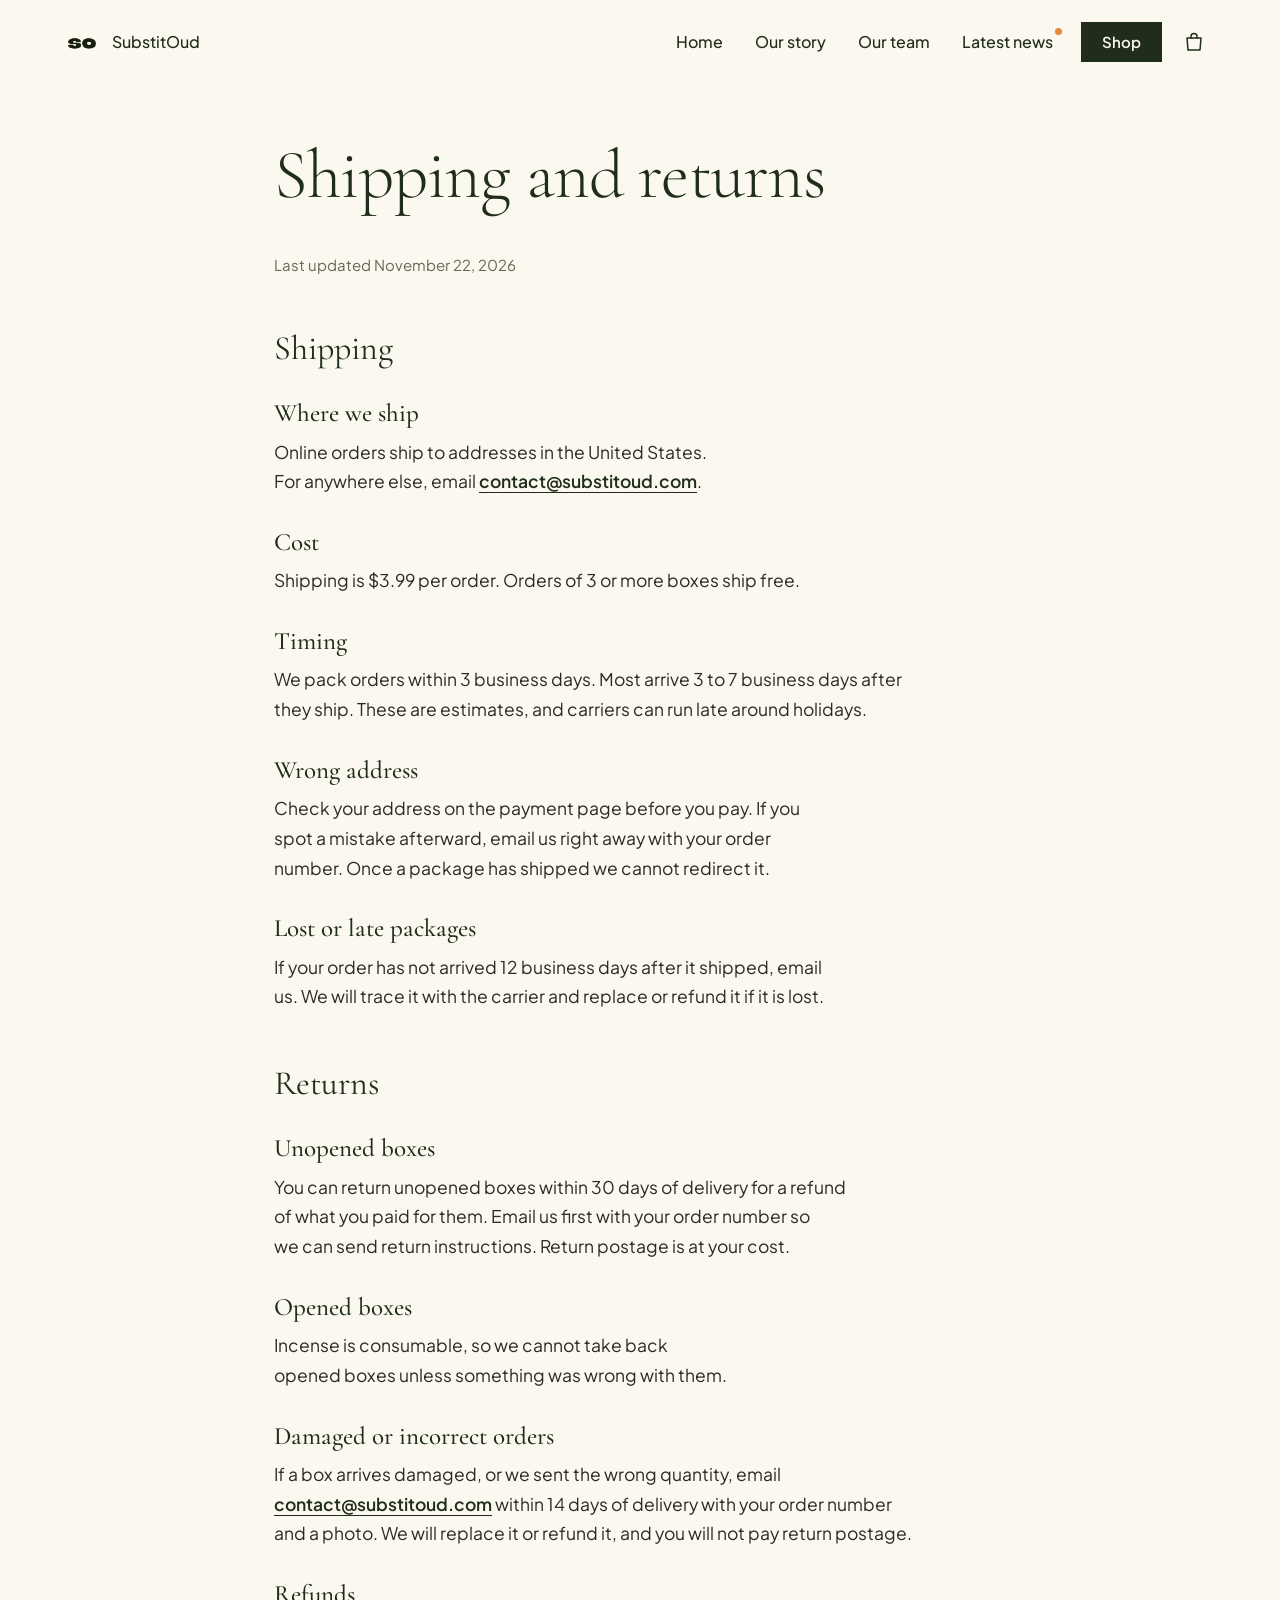
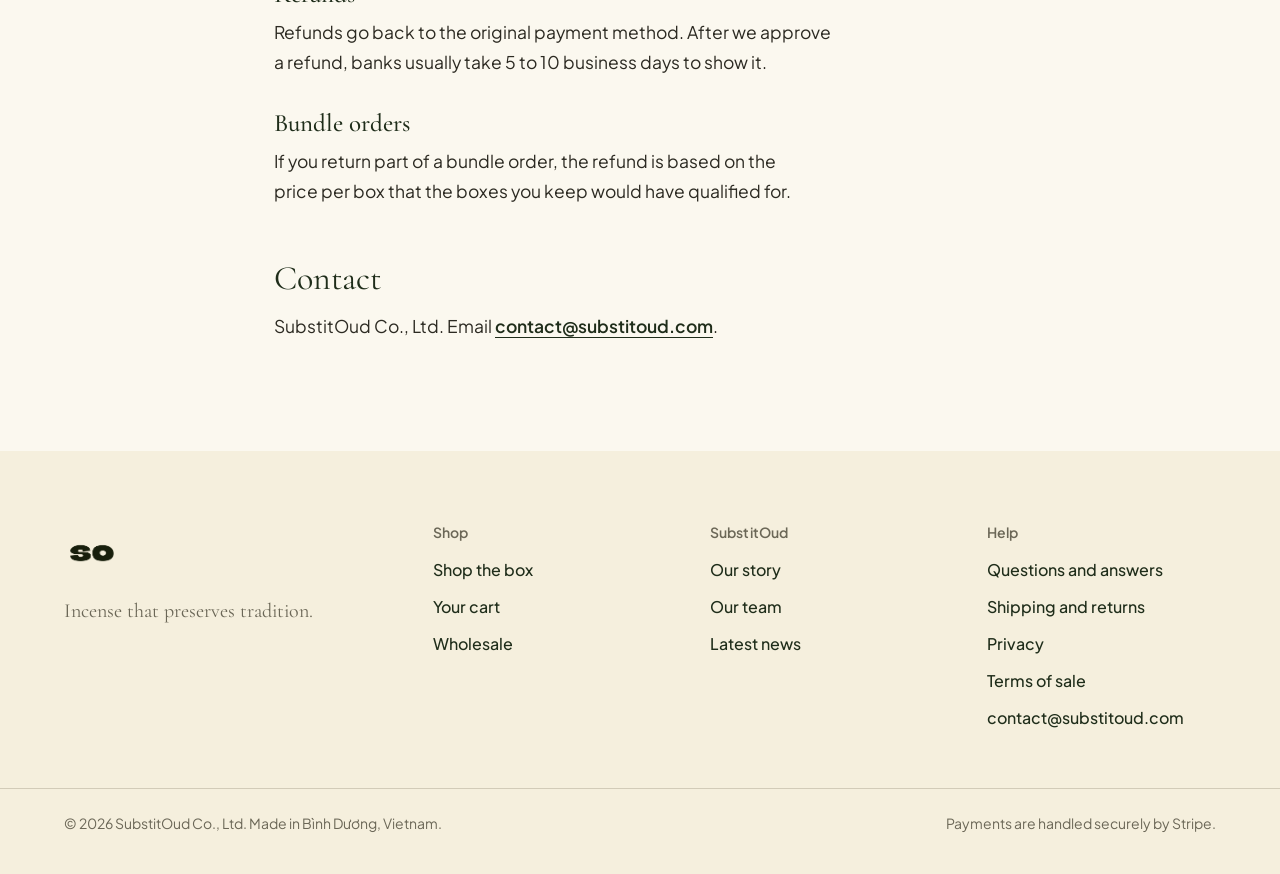
<file: shipping-returns.html>
<!DOCTYPE html>
<html lang="en">
<head>
  <meta charset="UTF-8" />
  <meta name="viewport" content="width=device-width, initial-scale=1" />
  <title>Shipping and Returns | SubstitOud</title>
  <meta name="description" content="US shipping for $3.99, free on 3 or more boxes, plus delivery times and the return policy for SubstitOud orders." />
  <meta name="theme-color" content="#FBF8EF" />
  <link rel="canonical" href="https://substitoud.com/shipping-returns.html" />

  <link rel="icon" type="image/svg+xml" href="favicon.svg" />
  <link rel="icon" type="image/png" sizes="96x96" href="favicon-96x96.png" />
  <link rel="shortcut icon" href="favicon.ico" />
  <link rel="apple-touch-icon" sizes="180x180" href="apple-touch-icon.png" />
  <link rel="manifest" href="site.webmanifest" />

  <meta property="og:type" content="website" />
  <meta property="og:site_name" content="SubstitOud" />
  <meta property="og:title" content="Shipping and Returns | SubstitOud" />
  <meta property="og:description" content="US shipping for $3.99, free on 3 or more boxes, plus delivery times and the return policy for SubstitOud orders." />
  <meta property="og:image" content="https://substitoud.com/store/img/og-shop.jpg" />
  <meta property="og:image:width" content="1200" />
  <meta property="og:image:height" content="1200" />
  <meta property="og:image:alt" content="The SubstitOud sleeve beside its open tray of incense sticks on a dark wooden table" />
  <meta name="twitter:card" content="summary_large_image" />
  <meta name="twitter:title" content="Shipping and Returns | SubstitOud" />
  <meta name="twitter:description" content="US shipping for $3.99, free on 3 or more boxes, plus delivery times and the return policy for SubstitOud orders." />
  <meta name="twitter:image" content="https://substitoud.com/store/img/og-shop.jpg" />

  <link rel="preconnect" href="https://fonts.googleapis.com" />
  <link rel="preconnect" href="https://fonts.gstatic.com" crossorigin />
  <link href="https://fonts.googleapis.com/css2?family=Cormorant+Garamond:ital,wght@0,300;0,400;0,500;0,600;0,700;1,300;1,400&family=Plus+Jakarta+Sans:wght@400;500;600&display=swap" rel="stylesheet" />
  <link rel="stylesheet" href="store/chrome.css" />
  <link rel="stylesheet" href="store/store.css" />
</head>
<body class="so-has-nav" data-page="shipping-returns">

  <header class="so-nav">
    <div class="so-nav-inner">
      <a href="index.html" class="so-logo" aria-label="SubstitOud home">
        <img src="substitoud_logo.png" alt="" width="500" height="500" decoding="async" />
        <span class="so-wordmark">SubstitOud</span>
      </a>
      <div class="so-nav-right">
        <nav class="so-links" id="so-links" aria-label="Primary">
          <a href="index.html" class="so-link">Home</a>
          <a href="about.html" class="so-link">Our story</a>
          <a href="team.html" class="so-link">Our team</a>
          <a href="news.html" class="so-link so-link--news">Latest news</a>
        </nav>
        <div class="so-nav-actions">
          <a href="shop.html" class="so-btn so-btn--small">Shop</a>
          <a href="cart.html" class="so-cart-btn" aria-label="Cart"><svg viewBox="0 0 24 24" fill="none" stroke="currentColor" stroke-width="1.5" stroke-linecap="round" stroke-linejoin="round" aria-hidden="true"><path d="M5 8h14l-1 12H6L5 8z"/><path d="M9 8V6.5a3 3 0 0 1 6 0V8"/></svg><span class="so-cart-count" hidden>0</span></a>
        </div>
        <button type="button" class="so-menu-btn" aria-expanded="false" aria-controls="so-links" aria-label="Menu">
          <svg class="so-bars" viewBox="0 0 24 24" fill="none" stroke="currentColor" stroke-width="1.6" stroke-linecap="round" aria-hidden="true"><path d="M4 7.5h16M4 12h16M4 16.5h16"/></svg>
          <svg class="so-x" viewBox="0 0 24 24" fill="none" stroke="currentColor" stroke-width="1.6" stroke-linecap="round" aria-hidden="true"><path d="M5 5l14 14M19 5L5 19"/></svg>
        </button>
      </div>
    </div>
  </header>

  <main>
    <div class="wrap wrap--narrow">
      <div class="page-head"><h1 class="display">Shipping and returns</h1></div>
    </div>
    <section class="prose">
      <div class="wrap wrap--narrow">
        <p class="updated">Last updated November 22, 2026</p>

        <h2>Shipping</h2>
        <h3>Where we ship</h3>
        <p>Online orders ship to addresses in the United States. For anywhere else, email <a href="mailto:contact@substitoud.com">contact@substitoud.com</a>.</p>
        <h3>Cost</h3>
        <p>Shipping is $3.99 per order. Orders of 3 or more boxes ship free.</p>
        <h3>Timing</h3>
        <p>We pack orders within 3 business days. Most arrive 3 to 7 business days after they ship. These are estimates, and carriers can run late around holidays.</p>
        <h3>Wrong address</h3>
        <p>Check your address on the payment page before you pay. If you spot a mistake afterward, email us right away with your order number. Once a package has shipped we cannot redirect it.</p>
        <h3>Lost or late packages</h3>
        <p>If your order has not arrived 12 business days after it shipped, email us. We will trace it with the carrier and replace or refund it if it is lost.</p>

        <h2>Returns</h2>
        <h3>Unopened boxes</h3>
        <p>You can return unopened boxes within 30 days of delivery for a refund of what you paid for them. Email us first with your order number so we can send return instructions. Return postage is at your cost.</p>
        <h3>Opened boxes</h3>
        <p>Incense is consumable, so we cannot take back opened boxes unless something was wrong with them.</p>
        <h3>Damaged or incorrect orders</h3>
        <p>If a box arrives damaged, or we sent the wrong quantity, email <a href="mailto:contact@substitoud.com">contact@substitoud.com</a> within 14 days of delivery with your order number and a photo. We will replace it or refund it, and you will not pay return postage.</p>
        <h3>Refunds</h3>
        <p>Refunds go back to the original payment method. After we approve a refund, banks usually take 5 to 10 business days to show it.</p>
        <h3>Bundle orders</h3>
        <p>If you return part of a bundle order, the refund is based on the price per box that the boxes you keep would have qualified for.</p>

        <h2>Contact</h2>
        <p>SubstitOud Co., Ltd. Email <a href="mailto:contact@substitoud.com">contact@substitoud.com</a>.</p>
      </div>
    </section>
  </main>
  <footer class="so-footer">
    <div class="so-footer-inner">
      <div class="so-footer-brand">
        <a href="index.html" aria-label="SubstitOud home"><img src="substitoud_logo.png" alt="" width="500" height="500" loading="lazy" decoding="async" /></a>
        <p>Incense that preserves tradition.</p>
      </div>
      <div class="so-footer-col">
        <h2>Shop</h2>
        <ul>
          <li><a href="shop.html">Shop the box</a></li>
          <li><a href="cart.html">Your cart</a></li>
          <li><a href="wholesale.html">Wholesale</a></li>
        </ul>
      </div>
      <div class="so-footer-col">
        <h2>SubstitOud</h2>
        <ul>
          <li><a href="about.html">Our story</a></li>
          <li><a href="team.html">Our team</a></li>
          <li><a href="news.html">Latest news</a></li>
        </ul>
      </div>
      <div class="so-footer-col">
        <h2>Help</h2>
        <ul>
          <li><a href="faq.html">Questions and answers</a></li>
          <li><a href="shipping-returns.html">Shipping and returns</a></li>
          <li><a href="privacy.html">Privacy</a></li>
          <li><a href="terms.html">Terms of sale</a></li>
          <li><a href="mailto:contact@substitoud.com">contact@substitoud.com</a></li>
        </ul>
      </div>
    </div>
    <div class="so-footer-base">
      <p>&copy; 2026 SubstitOud Co., Ltd. Made in B&igrave;nh D&#432;&#417;ng, Vietnam.</p>
      <p>Payments are handled securely by Stripe.</p>
    </div>
  </footer>

  <script src="store/store.js" defer></script>
</body>
</html>
</file>
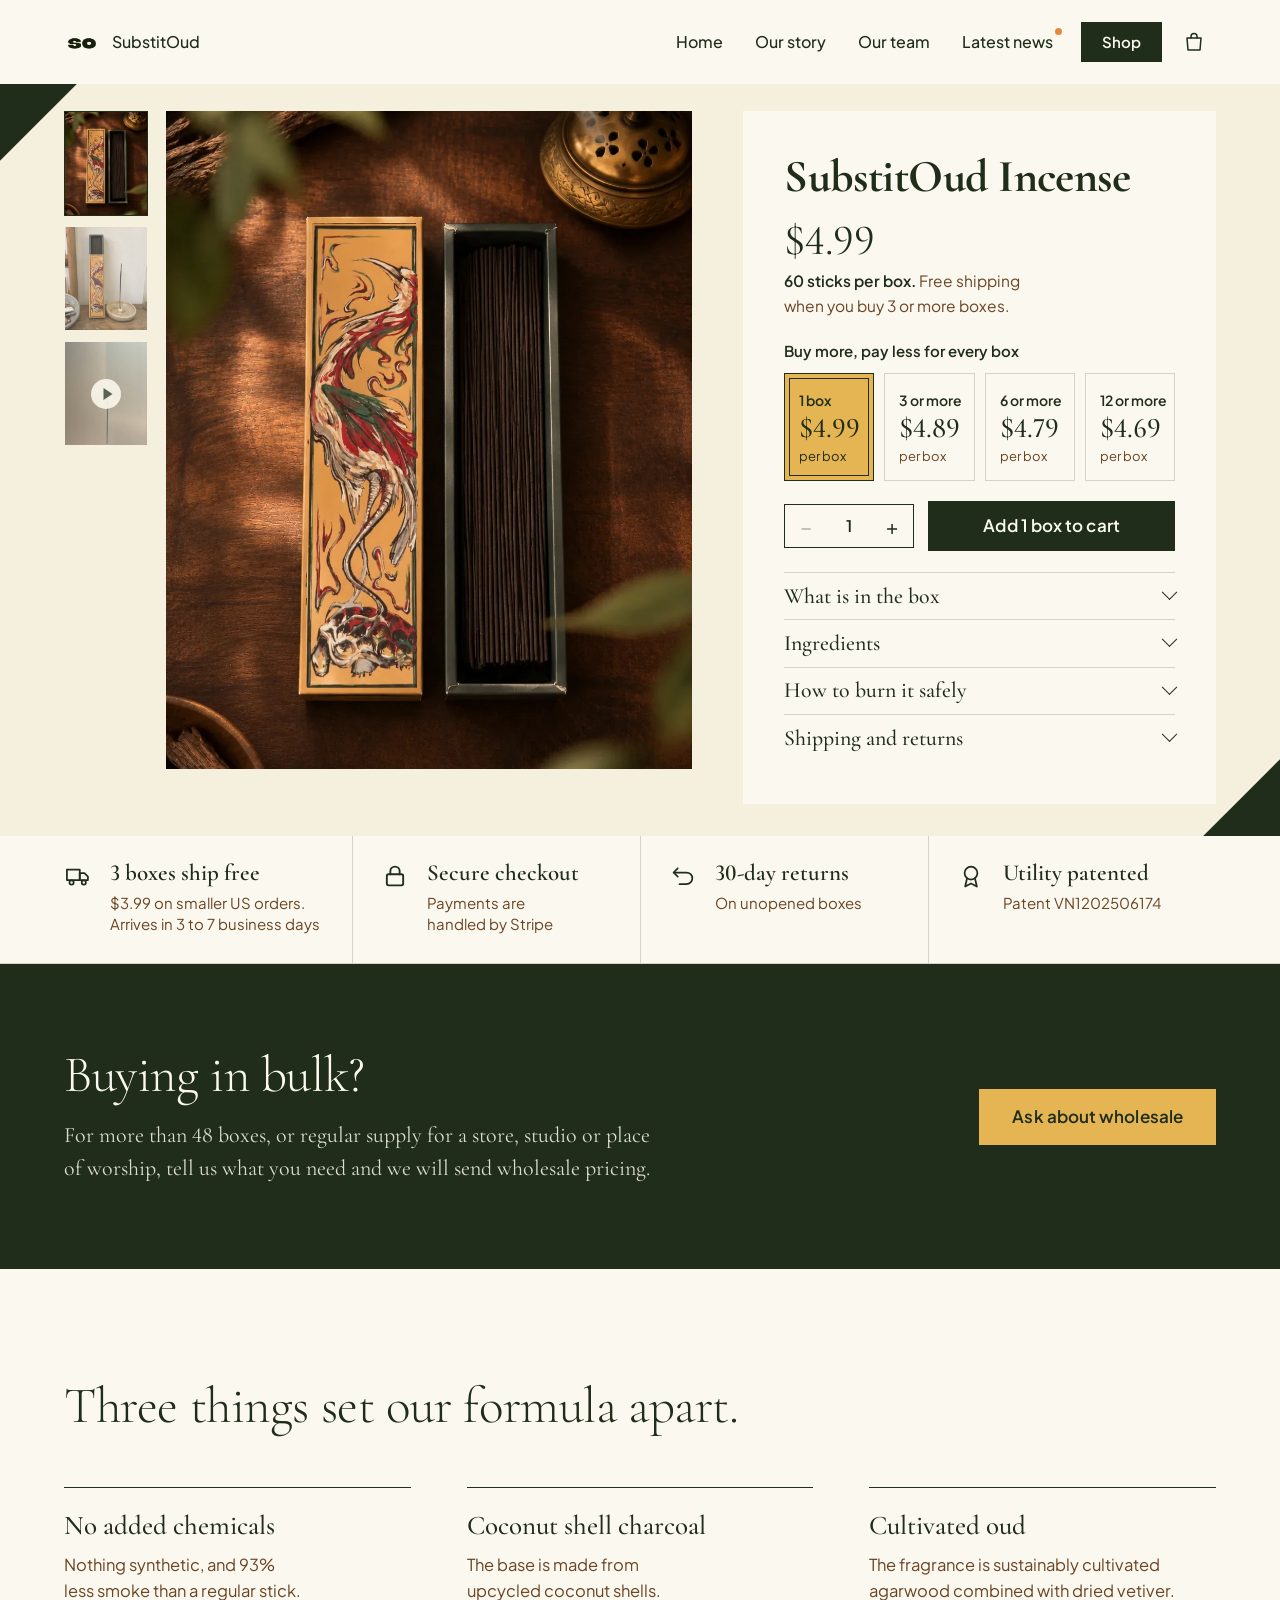
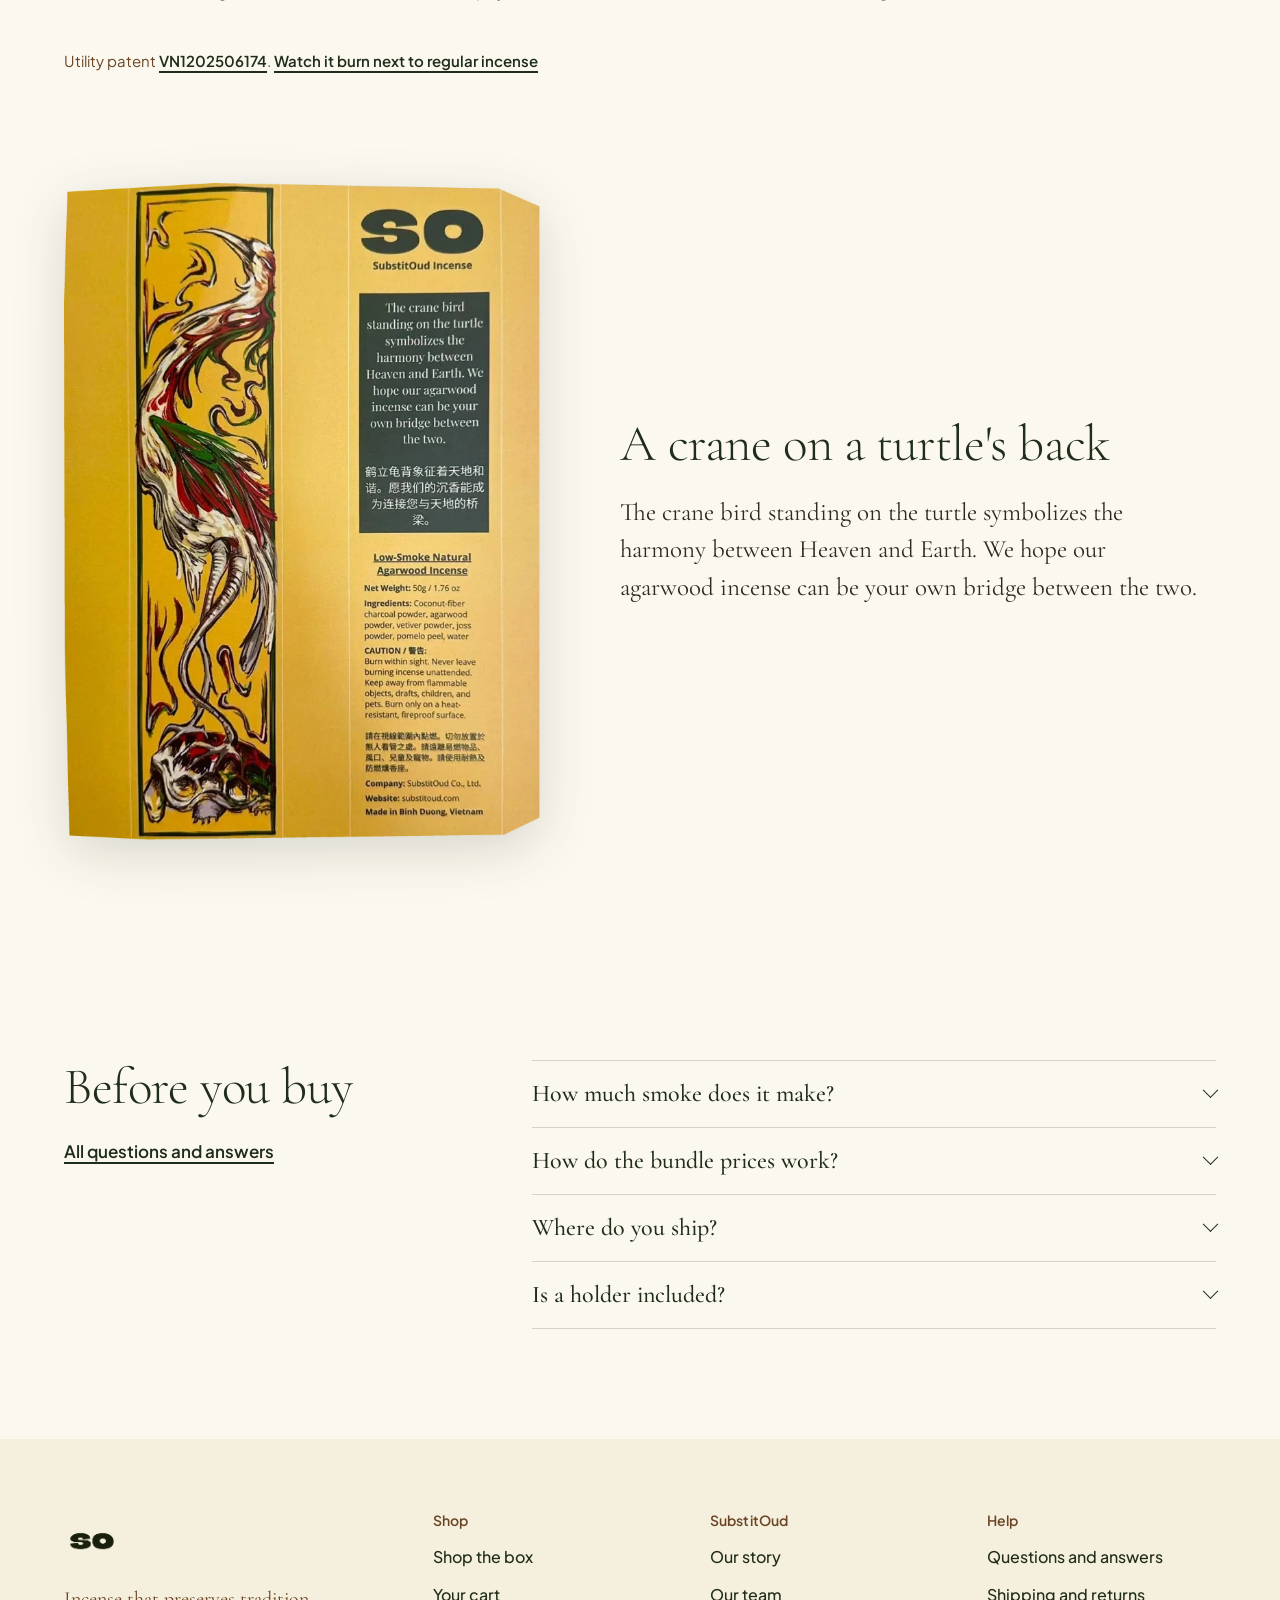
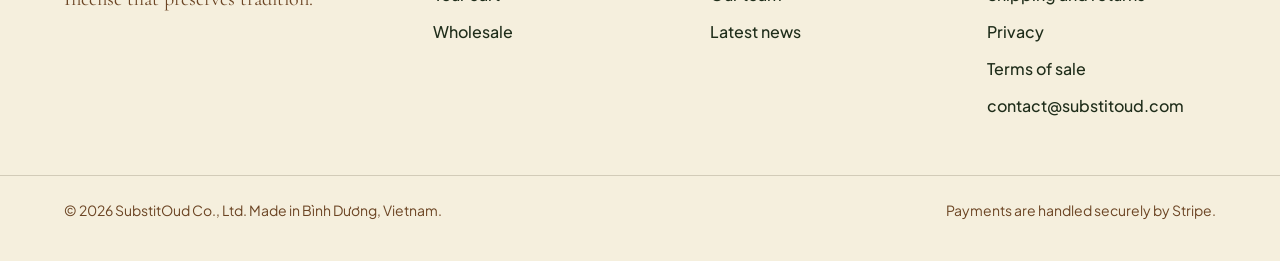
<file: shop.html>
<!DOCTYPE html>
<html lang="en">
<head>
  <meta charset="UTF-8" />
  <meta name="viewport" content="width=device-width, initial-scale=1" />
  <title>Shop SubstitOud | Incense That Preserves Tradition</title>
  <meta name="description" content="Buy SubstitOud low-smoke agarwood incense. 60 sticks per box for $4.99, less per box and free US shipping from 3 boxes." />
  <meta name="theme-color" content="#FBF8EF" />
  <link rel="canonical" href="https://substitoud.com/shop.html" />

  <link rel="icon" type="image/svg+xml" href="favicon.svg" />
  <link rel="icon" type="image/png" sizes="96x96" href="favicon-96x96.png" />
  <link rel="shortcut icon" href="favicon.ico" />
  <link rel="apple-touch-icon" sizes="180x180" href="apple-touch-icon.png" />
  <link rel="manifest" href="site.webmanifest" />

  <meta property="og:type" content="website" />
  <meta property="og:site_name" content="SubstitOud" />
  <meta property="og:title" content="Shop SubstitOud | Incense That Preserves Tradition" />
  <meta property="og:description" content="Buy SubstitOud low-smoke agarwood incense. 60 sticks per box for $4.99, less per box and free US shipping from 3 boxes." />
  <meta property="og:image" content="https://substitoud.com/store/img/og-shop.jpg" />
  <meta property="og:image:width" content="1200" />
  <meta property="og:image:height" content="1200" />
  <meta property="og:image:alt" content="The SubstitOud sleeve beside its open tray of incense sticks on a dark wooden table" />
  <meta name="twitter:card" content="summary_large_image" />
  <meta name="twitter:title" content="Shop SubstitOud | Incense That Preserves Tradition" />
  <meta name="twitter:description" content="Buy SubstitOud low-smoke agarwood incense. 60 sticks per box for $4.99, less per box and free US shipping from 3 boxes." />
  <meta name="twitter:image" content="https://substitoud.com/store/img/og-shop.jpg" />
  <link rel="preload" as="image" href="store/img/box-flatlay.webp" fetchpriority="high" />
  <script type="application/ld+json">
{
  "@context": "https://schema.org",
  "@type": "Product",
  "name": "SubstitOud Low-Smoke Agarwood Incense",
  "description": "Smokeless, utility-patented oud incense. 60 coreless, hand-pressed sticks per box, made with cultivated agarwood, vetiver and coconut shell charcoal.",
  "brand": {
    "@type": "Brand",
    "name": "SubstitOud"
  },
  "image": [
    "https://substitoud.com/store/img/box-on-shelf.jpg"
  ],
  "countryOfOrigin": "VN",
  "category": "Incense",
  "offers": {
    "@type": "AggregateOffer",
    "priceCurrency": "USD",
    "lowPrice": "4.69",
    "highPrice": "4.99",
    "offerCount": 4,
    "availability": "https://schema.org/InStock",
    "url": "https://substitoud.com/shop.html"
  }
}
  </script>
  <link rel="preconnect" href="https://fonts.googleapis.com" />
  <link rel="preconnect" href="https://fonts.gstatic.com" crossorigin />
  <link href="https://fonts.googleapis.com/css2?family=Cormorant+Garamond:ital,wght@0,300;0,400;0,500;0,600;0,700;1,300;1,400&family=Plus+Jakarta+Sans:wght@400;500;600&display=swap" rel="stylesheet" />
  <link rel="stylesheet" href="store/chrome.css" />
  <link rel="stylesheet" href="store/store.css" />
</head>
<body class="so-has-nav" data-page="shop">

  <header class="so-nav">
    <div class="so-nav-inner">
      <a href="index.html" class="so-logo" aria-label="SubstitOud home">
        <img src="substitoud_logo.png" alt="" width="500" height="500" decoding="async" />
        <span class="so-wordmark">SubstitOud</span>
      </a>
      <div class="so-nav-right">
        <nav class="so-links" id="so-links" aria-label="Primary">
          <a href="index.html" class="so-link">Home</a>
          <a href="about.html" class="so-link">Our story</a>
          <a href="team.html" class="so-link">Our team</a>
          <a href="news.html" class="so-link so-link--news">Latest news</a>
        </nav>
        <div class="so-nav-actions">
          <a href="shop.html" class="so-btn so-btn--small" aria-current="page">Shop</a>
          <a href="cart.html" class="so-cart-btn" aria-label="Cart"><svg viewBox="0 0 24 24" fill="none" stroke="currentColor" stroke-width="1.5" stroke-linecap="round" stroke-linejoin="round" aria-hidden="true"><path d="M5 8h14l-1 12H6L5 8z"/><path d="M9 8V6.5a3 3 0 0 1 6 0V8"/></svg><span class="so-cart-count" hidden>0</span></a>
        </div>
        <button type="button" class="so-menu-btn" aria-expanded="false" aria-controls="so-links" aria-label="Menu">
          <svg class="so-bars" viewBox="0 0 24 24" fill="none" stroke="currentColor" stroke-width="1.6" stroke-linecap="round" aria-hidden="true"><path d="M4 7.5h16M4 12h16M4 16.5h16"/></svg>
          <svg class="so-x" viewBox="0 0 24 24" fill="none" stroke="currentColor" stroke-width="1.6" stroke-linecap="round" aria-hidden="true"><path d="M5 5l14 14M19 5L5 19"/></svg>
        </button>
      </div>
    </div>
  </header>

  <main>
    <section class="product" data-shop>
      <div class="wrap">
        <div class="product-grid">

          <div class="gallery">
            <div class="gallery-thumbs">
            <button type="button" class="gallery-thumb" data-gallery-thumb data-full="store/img/box-flatlay.webp" data-alt="The SubstitOud sleeve lying beside its open tray of incense sticks on a dark wooden table, with a brass burner and pieces of agarwood" aria-current="true" aria-label="Show photo 1"><img src="store/img/box-flatlay.webp" alt="" loading="lazy" decoding="async" /></button>
            <button type="button" class="gallery-thumb" data-gallery-thumb data-full="store/img/box-on-shelf.webp" data-alt="An open box of SubstitOud incense standing on a wooden shelf beside a stick burning in a ceramic dish" aria-current="false" aria-label="Show photo 2"><img src="store/img/box-on-shelf.webp" alt="" loading="lazy" decoding="async" /></button>
            <button type="button" class="gallery-thumb" data-gallery-thumb data-video aria-current="false" aria-label="Show the smoke test video"><img src="store/img/smoke-test-thumb.webp" alt="" loading="lazy" decoding="async" /><span class="play" aria-hidden="true"></span></button>
            </div>
            <div class="gallery-stage">
              <div class="gallery-main" id="smoke-test" data-gallery-frame>
                <img data-gallery-main src="store/img/box-flatlay.webp" alt="The SubstitOud sleeve lying beside its open tray of incense sticks on a dark wooden table, with a brass burner and pieces of agarwood" width="1024" height="1536" fetchpriority="high" decoding="async" />
                <div class="compare" data-compare hidden>
                  <video class="compare-side" muted loop playsinline preload="none" poster="store/img/smoke-substitoud-poster.webp" data-src="substitoud-burning.mp4" aria-label="SubstitOud incense burning"></video>
                  <video class="compare-side is-before" muted loop playsinline preload="none" poster="store/img/smoke-regular-poster.webp" data-src="normal-burning.mp4" aria-label="Regular incense burning"></video>
                  <span class="compare-tag compare-tag--l">Regular incense</span>
                  <span class="compare-tag compare-tag--r">SubstitOud</span>
                  <div class="compare-handle" data-compare-handle role="slider" tabindex="0" aria-label="Drag to compare regular incense and SubstitOud" aria-valuemin="0" aria-valuemax="100" aria-valuenow="50"><span class="arrows" aria-hidden="true"><span></span><span></span></span></div>
                </div>
              </div>
              <p class="gallery-caption" data-compare-caption hidden>Smoke test. Drag to compare regular incense, on the left, with SubstitOud, on the right.</p>
            </div>
          </div>

          <div class="buy">
            <h1 class="buy-title">SubstitOud Incense</h1>

            <div class="buy-price">
              <span class="buy-price-now" data-price-now>$4.99</span>
              <span class="buy-price-unit" data-price-unit>for 1 box</span>
              <span class="buy-price-was" data-price-was hidden></span>
            </div>
            <p class="buy-facts"><strong>60 sticks per box.</strong> Free shipping when you buy 3 or more boxes.</p>

            <p class="tiers-label" id="tiers-label">Buy more, pay less for every box</p>
            <div class="tiers" data-tiers role="group" aria-labelledby="tiers-label">
            <button type="button" class="tier" data-min="1" aria-pressed="true">
              <span class="tier-qty">1 box</span>
              <span class="tier-price">$4.99</span>
              <span class="tier-each">per box</span>
            </button>
            <button type="button" class="tier" data-min="3" aria-pressed="false">
              <span class="tier-qty">3 or more</span>
              <span class="tier-price">$4.89</span>
              <span class="tier-each">per box</span>
            </button>
            <button type="button" class="tier" data-min="6" aria-pressed="false">
              <span class="tier-qty">6 or more</span>
              <span class="tier-price">$4.79</span>
              <span class="tier-each">per box</span>
            </button>
            <button type="button" class="tier" data-min="12" aria-pressed="false">
              <span class="tier-qty">12 or more</span>
              <span class="tier-price">$4.69</span>
              <span class="tier-each">per box</span>
            </button>
            </div>

            <div class="buy-row">
              <div data-stepper></div>
              <button type="button" class="so-btn so-btn--large" data-add>Add 1 box to cart</button>
            </div>

            <div class="accordion">
              <details>
                <summary>What is in the box</summary>
                <div class="acc-body">
                  <p>60 incense sticks in a dark inner box with the crane and turtle sleeve.</p>
                  <p>The sticks are pressed without a bamboo core, so handle them gently. The holders in the photos are not included.</p>
                </div>
              </details>
              <details>
                <summary>Ingredients</summary>
                <div class="acc-body">
                  <p>Coconut-fiber charcoal powder, agarwood powder, vetiver powder, joss powder, pomelo peel and water.</p>
                </div>
              </details>
              <details>
                <summary>How to burn it safely</summary>
                <div class="acc-body">
                  <p>Stand a stick in a holder on a heat-resistant, fireproof surface. Light the tip, let the flame catch, then blow it out so the tip glows.</p>
                  <ul>
                    <li>Burn within sight and never leave burning incense unattended.</li>
                    <li>Keep away from flammable objects, drafts, children and pets.</li>
                  </ul>
                </div>
              </details>
              <details>
                <summary>Shipping and returns</summary>
                <div class="acc-body">
                  <p>Shipping to US addresses is $3.99 per order, and free when you order 3 or more boxes. Orders are packed within 3 business days and usually arrive 3 to 7 business days after they ship.</p>
                  <p>Unopened boxes can be returned within 30 days of delivery. <a class="textlink" href="shipping-returns.html">Read the full policy</a></p>
                </div>
              </details>
            </div>
          </div>

        </div>
      </div>
    </section>

    <section class="assure" aria-label="Ordering details">
      <div class="wrap">
        <ul class="assure-grid">
          <li><svg viewBox="0 0 24 24" fill="none" stroke="currentColor" stroke-width="1.5" stroke-linecap="round" stroke-linejoin="round" aria-hidden="true"><path d="M2.5 6.5h11v9h-11z"/><path d="M13.5 9.5h4l3 3v3h-7z"/><circle cx="6.5" cy="17.5" r="1.8"/><circle cx="17" cy="17.5" r="1.8"/></svg><div><strong>3 boxes ship free</strong><span>$3.99 on smaller US orders. Arrives in 3 to 7 business days</span></div></li>
          <li><svg viewBox="0 0 24 24" fill="none" stroke="currentColor" stroke-width="1.6" stroke-linecap="round" stroke-linejoin="round" aria-hidden="true"><rect x="5" y="10.5" width="14" height="9.5" rx="1.5"/><path d="M8 10.5V8a4 4 0 0 1 8 0v2.5"/></svg><div><strong>Secure checkout</strong><span>Payments are handled by Stripe</span></div></li>
          <li><svg viewBox="0 0 24 24" fill="none" stroke="currentColor" stroke-width="1.5" stroke-linecap="round" stroke-linejoin="round" aria-hidden="true"><path d="M4 9h11a5 5 0 0 1 0 10H9"/><path d="M7.5 5.5L4 9l3.5 3.5"/></svg><div><strong>30-day returns</strong><span>On unopened boxes</span></div></li>
          <li><svg viewBox="0 0 24 24" fill="none" stroke="currentColor" stroke-width="1.5" stroke-linecap="round" stroke-linejoin="round" aria-hidden="true"><circle cx="12" cy="9.5" r="5.5"/><path d="M8.6 14L7 21l5-2.6L17 21l-1.6-7"/></svg><div><strong>Utility patented</strong><span>Patent VN1202506174</span></div></li>
        </ul>
      </div>
    </section>

    <section class="band" aria-labelledby="band-head">
      <div class="wrap">
        <div class="band-grid">
          <div>
            <h2 class="h2" id="band-head">Buying in bulk?</h2>
            <p>For more than 48 boxes, or regular supply for a store, studio or place of worship, tell us what you need and we will send wholesale pricing.</p>
          </div>
          <a class="so-btn so-btn--large" href="wholesale.html">Ask about wholesale</a>
        </div>
      </div>
    </section>

    <section class="facts" aria-labelledby="facts-head">
      <div class="wrap">
        <h2 class="h2" id="facts-head">Three things set our formula apart.</h2>
        <div class="facts-grid">
          <div class="fact">
            <h3 class="h3">No added chemicals</h3>
            <p>Nothing synthetic, and 93% less smoke than a regular stick.</p>
          </div>
          <div class="fact">
            <h3 class="h3">Coconut shell charcoal</h3>
            <p>The base is made from upcycled coconut shells.</p>
          </div>
          <div class="fact">
            <h3 class="h3">Cultivated oud</h3>
            <p>The fragrance is sustainably cultivated agarwood combined with dried vetiver.</p>
          </div>
        </div>
        <p class="facts-foot">Utility patent <a class="textlink" href="https://wipopublish.ipvietnam.gov.vn/wopublish-search/public/detail/patents?id=VN1202506174" target="_blank" rel="noopener">VN1202506174</a>. <a class="textlink" href="#smoke-test" data-show-smoke>Watch it burn next to regular incense</a></p>
      </div>
    </section>

    <section class="sleeve" aria-labelledby="sleeve-head">
      <div class="wrap">
        <div class="sleeve-grid">
          <div class="sleeve-photo">
            <img src="store/img/sleeve-cutout.webp" alt="The SubstitOud sleeve laid flat, with a crane standing on the back of a turtle" width="695" height="959" loading="lazy" decoding="async" />
          </div>
          <div class="sleeve-text">
            <h2 class="h2" id="sleeve-head">A crane on a turtle's back</h2>
            <p class="lede">The crane bird standing on the turtle symbolizes the harmony between Heaven and Earth. We hope our agarwood incense can be your own bridge between the two.</p>
          </div>
        </div>
      </div>
    </section>

    <section class="faq-short" aria-labelledby="faqs-head">
      <div class="wrap faq-grid">
        <div class="faq-head">
          <h2 class="h2" id="faqs-head">Before you buy</h2>
          <p class="faq-more"><a class="textlink" href="faq.html">All questions and answers</a></p>
        </div>
        <div class="accordion">
          <details>
            <summary>How much smoke does it make?</summary>
            <div class="acc-body"><p>93% less than a regular stick. That keeps the air in your home far cleaner, which matters when incense burns indoors day after day. The <a class="textlink" href="#smoke-test" data-show-smoke>smoke test video</a> shows the two side by side.</p></div>
          </details>
          <details>
            <summary>How do the bundle prices work?</summary>
            <div class="acc-body"><p>One or two boxes are $4.99 each. From 3 boxes every box is $4.89, from 6 every box is $4.79, and from 12 every box is $4.69.</p></div>
          </details>
          <details>
            <summary>Where do you ship?</summary>
            <div class="acc-body"><p>The online store ships to US addresses for $3.99 per order, or free on 3 or more boxes. For anywhere else, email <a class="textlink" href="mailto:contact@substitoud.com">contact@substitoud.com</a>.</p></div>
          </details>
          <details>
            <summary>Is a holder included?</summary>
            <div class="acc-body"><p>No. The box contains incense sticks only.</p></div>
          </details>
        </div>
      </div>
    </section>
  </main>
  <footer class="so-footer">
    <div class="so-footer-inner">
      <div class="so-footer-brand">
        <a href="index.html" aria-label="SubstitOud home"><img src="substitoud_logo.png" alt="" width="500" height="500" loading="lazy" decoding="async" /></a>
        <p>Incense that preserves tradition.</p>
      </div>
      <div class="so-footer-col">
        <h2>Shop</h2>
        <ul>
          <li><a href="shop.html">Shop the box</a></li>
          <li><a href="cart.html">Your cart</a></li>
          <li><a href="wholesale.html">Wholesale</a></li>
        </ul>
      </div>
      <div class="so-footer-col">
        <h2>SubstitOud</h2>
        <ul>
          <li><a href="about.html">Our story</a></li>
          <li><a href="team.html">Our team</a></li>
          <li><a href="news.html">Latest news</a></li>
        </ul>
      </div>
      <div class="so-footer-col">
        <h2>Help</h2>
        <ul>
          <li><a href="faq.html">Questions and answers</a></li>
          <li><a href="shipping-returns.html">Shipping and returns</a></li>
          <li><a href="privacy.html">Privacy</a></li>
          <li><a href="terms.html">Terms of sale</a></li>
          <li><a href="mailto:contact@substitoud.com">contact@substitoud.com</a></li>
        </ul>
      </div>
    </div>
    <div class="so-footer-base">
      <p>&copy; 2026 SubstitOud Co., Ltd. Made in B&igrave;nh D&#432;&#417;ng, Vietnam.</p>
      <p>Payments are handled securely by Stripe.</p>
    </div>
  </footer>

  <script src="store/store.js" defer></script>
</body>
</html>
</file>
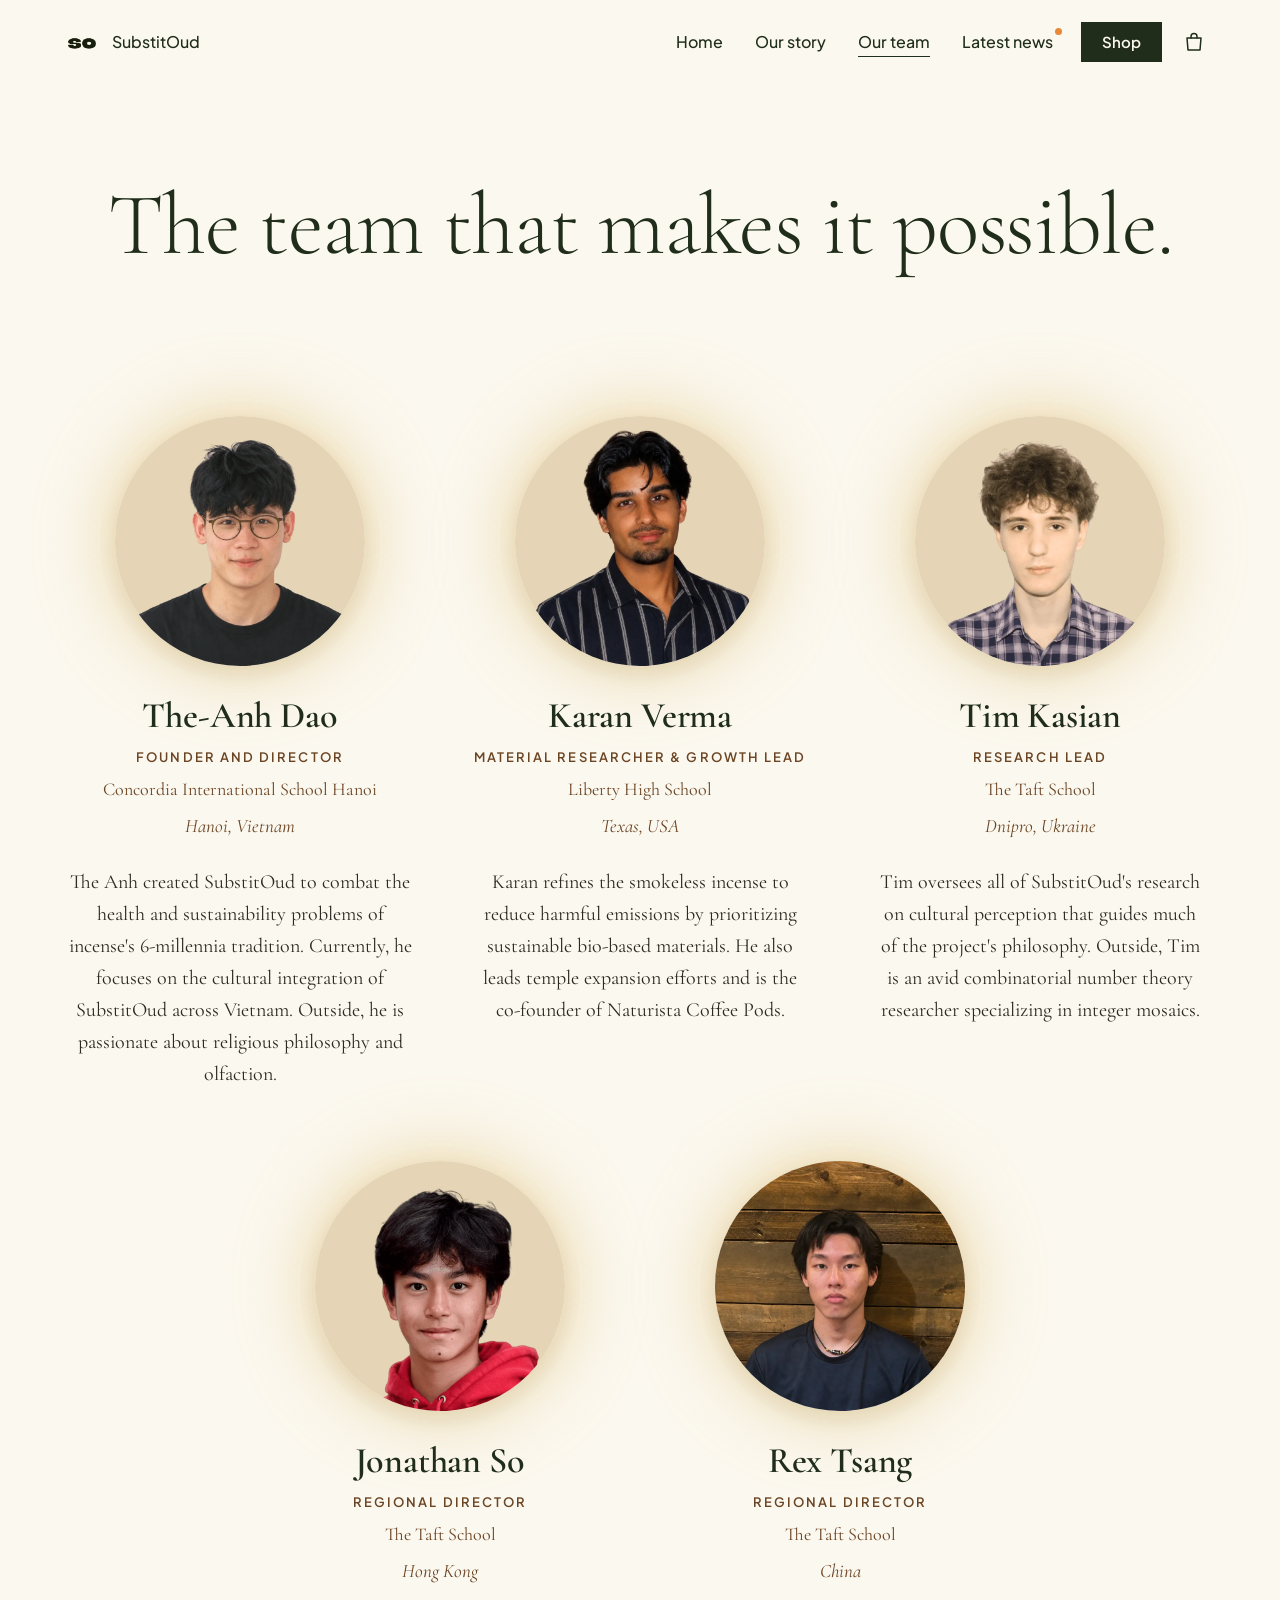
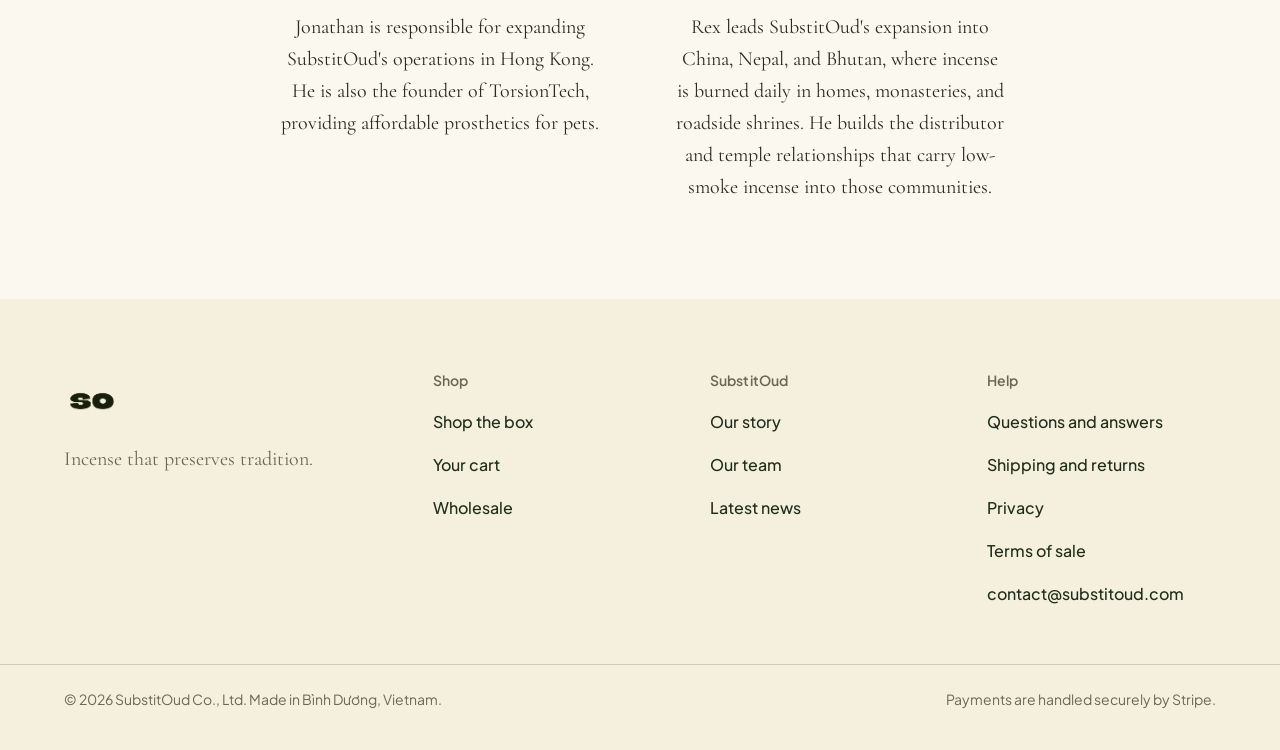
<file: team.html>
<!DOCTYPE html>
<html lang="en">
<head>
  <meta charset="UTF-8" />
  <meta name="viewport" content="width=device-width, initial-scale=1" />
  <title>Our team: The-Anh Dao, Karan Verma, Tim Kasian, Jonathan So, Rex Tsang | SubstitOud</title>
  <meta name="description" content="Meet the SubstitOud team: founder The-Anh Dao; Karan Verma of Frisco, Texas, material researcher, growth lead and co-founder of Naturista Coffee Pods; Tim Kasian; Jonathan So; Rex Tsang." />
  <meta name="theme-color" content="#FBF8EF" />

  <link rel="canonical" href="https://substitoud.com/team.html" />

  <!-- Favicons -->
  <link rel="icon" type="image/svg+xml" href="favicon.svg" />
  <link rel="icon" type="image/png" sizes="96x96" href="favicon-96x96.png" />
  <link rel="shortcut icon" href="favicon.ico" />
  <link rel="apple-touch-icon" sizes="180x180" href="apple-touch-icon.png" />
  <link rel="manifest" href="site.webmanifest" />

  <!-- Open Graph -->
  <meta property="og:type" content="website" />
  <meta property="og:site_name" content="SubstitOud" />
  <meta property="og:url" content="https://substitoud.com/team.html" />
  <meta property="og:title" content="Our Team | SubstitOud" />
  <meta property="og:description" content="Five high school founders: the team building SubstitOud, a utility-patented smokeless oud incense rooted in Vietnamese tradition." />
  <meta property="og:image" content="https://substitoud.com/store/img/og-shop.jpg" />
  <meta property="og:image:width" content="1200" />
  <meta property="og:image:height" content="1200" />
  <meta property="og:image:alt" content="The SubstitOud sleeve beside its open tray of incense sticks on a dark wooden table" />
  <meta property="og:locale" content="en_US" />

  <!-- Twitter -->
  <meta name="twitter:card" content="summary_large_image" />
  <meta name="twitter:title" content="Our Team | SubstitOud" />
  <meta name="twitter:description" content="Five high school founders: the team building SubstitOud, a utility-patented smokeless oud incense rooted in Vietnamese tradition." />
  <meta name="twitter:image" content="https://substitoud.com/store/img/og-shop.jpg" />
  <meta name="twitter:image:alt" content="The SubstitOud sleeve beside its open tray of incense sticks on a dark wooden table" />

  <!-- Structured data -->
  <script type="application/ld+json">
  [
    {
      "@context": "https://schema.org",
      "@type": "Person",
      "name": "The-Anh Dao",
      "affiliation": { "@type": "EducationalOrganization", "name": "Concordia International School Hanoi" },
      "jobTitle": "Founder and Director",
      "worksFor": { "@type": "Organization", "name": "SubstitOud", "url": "https://substitoud.com/" },
      "homeLocation": { "@type": "Place", "address": { "@type": "PostalAddress", "addressLocality": "Hanoi", "addressCountry": "VN" } },
      "image": "https://substitoud.com/theanhpfp.webp"
    },
    {
      "@context": "https://schema.org",
      "@type": "Person",
      "name": "Tim Kasian",
      "affiliation": { "@type": "EducationalOrganization", "name": "The Taft School" },
      "jobTitle": "Research Lead",
      "worksFor": { "@type": "Organization", "name": "SubstitOud", "url": "https://substitoud.com/" },
      "homeLocation": { "@type": "Place", "address": { "@type": "PostalAddress", "addressLocality": "Dnipro", "addressCountry": "UA" } },
      "image": "https://substitoud.com/timkasianpfp.webp"
    },
    {
      "@context": "https://schema.org",
      "@type": "Person",
      "name": "Jonathan So",
      "affiliation": { "@type": "EducationalOrganization", "name": "The Taft School" },
      "jobTitle": "Regional Director",
      "worksFor": { "@type": "Organization", "name": "SubstitOud", "url": "https://substitoud.com/" },
      "homeLocation": { "@type": "Place", "address": { "@type": "PostalAddress", "addressLocality": "Hong Kong", "addressCountry": "HK" } },
      "image": "https://substitoud.com/jsopfp.webp"
    },
    {
      "@context": "https://schema.org",
      "@type": "Person",
      "@id": "https://substitoud.com/team.html#karan-verma",
      "name": "Karan Verma",
      "givenName": "Karan",
      "familyName": "Verma",
      "url": "https://substitoud.com/team.html#karan-verma",
      "description": "Karan Verma of Frisco, Texas is the material researcher and growth lead at SubstitOud and the co-founder of Naturista Coffee Pods.",
      "affiliation": { "@type": "EducationalOrganization", "name": "Liberty High School" },
      "jobTitle": "Material Researcher & Growth Lead",
      "worksFor": [
        { "@type": "Organization", "name": "SubstitOud", "url": "https://substitoud.com/" },
        { "@id": "https://substitoud.com/team.html#naturista" }
      ],
      "homeLocation": { "@type": "Place", "address": { "@type": "PostalAddress", "addressLocality": "Frisco", "addressRegion": "TX", "addressCountry": "US" } },
      "knowsAbout": ["Materials science", "Low-smoke incense", "Biodegradable coffee pods"],
      "image": "https://substitoud.com/karanvermapfp.webp"
    },
    {
      "@context": "https://schema.org",
      "@type": "Organization",
      "@id": "https://substitoud.com/team.html#naturista",
      "name": "Naturista Coffee Pods",
      "alternateName": "Naturista",
      "description": "Naturista makes dissolvable, biodegradable coffee pods.",
      "founder": { "@id": "https://substitoud.com/team.html#karan-verma" }
    },
    {
      "@context": "https://schema.org",
      "@type": "Person",
      "name": "Rex Tsang",
      "affiliation": { "@type": "EducationalOrganization", "name": "The Taft School" },
      "jobTitle": "Regional Director",
      "worksFor": { "@type": "Organization", "name": "SubstitOud", "url": "https://substitoud.com/" },
      "image": "https://substitoud.com/rextsangpfp.webp"
    }
  ]
  </script>
  <script type="application/ld+json">
  {
    "@context": "https://schema.org",
    "@type": "BreadcrumbList",
    "itemListElement": [
      { "@type": "ListItem", "position": 1, "name": "Home", "item": "https://substitoud.com/" },
      { "@type": "ListItem", "position": 2, "name": "Our team", "item": "https://substitoud.com/team.html" }
    ]
  }
  </script>

  <link rel="preconnect" href="https://fonts.googleapis.com" />
  <link rel="preconnect" href="https://fonts.gstatic.com" crossorigin />
  <link href="https://fonts.googleapis.com/css2?family=Cormorant+Garamond:ital,wght@0,300;0,400;0,500;0,600;1,300;1,400&family=Plus+Jakarta+Sans:wght@400;500;600&display=swap" rel="stylesheet" />

  <style>
    :root {
      --bg: #FBF8EF;
      --bg-warm: #F5EFDD;
      --green-dark: #1F2D1A;
      --text: #2C2A22;
      --text-muted: #6B6757;
      --text-faint: #8E8970;
      --accent-yellow: #C9A24A;
      --accent-orange: #E8883A;
      --serif: "Cormorant Garamond", Georgia, "Times New Roman", serif;
      --sans: "Plus Jakarta Sans", -apple-system, BlinkMacSystemFont, "Inter", "Helvetica Neue", Arial, sans-serif;
    }

    *, *::before, *::after { box-sizing: border-box; }
    html, body { margin: 0; padding: 0; }
    html { background: var(--bg); }
    /* Stop stray decorative bleed from panning the page sideways on iOS.
       overflow-x:hidden on body alone does not hold there; clip on html does. */
    html, body { overflow-x: hidden; overflow-x: clip; }
    body {
      background: var(--bg);
      color: var(--text);
      font-family: var(--serif);
      font-weight: 400;
      font-size: 20px;
      line-height: 1.65;
      -webkit-font-smoothing: antialiased;
      -moz-osx-font-smoothing: grayscale;
      overflow-x: hidden;
    }
    img { max-width: 100%; display: block; }
    a { color: inherit; text-decoration: none; }

    /* NAV — same as index/about */
    .site-nav {
      position: relative;
      z-index: 5;
      display: flex;
      align-items: center;
      justify-content: space-between;
      padding: 28px 64px;
      max-width: 1480px;
      margin: 0 auto;
      width: 100%;
    }
    .nav-logo {
      display: inline-flex;
      align-items: center;
      gap: 12px;
    }
    .nav-logo img {
      height: 36px;
      width: auto;
    }
    .nav-wordmark {
      font-family: var(--sans);
      font-size: 16px;
      font-weight: 500;
      color: var(--green-dark);
      letter-spacing: 0.005em;
      line-height: 1;
    }
    .nav-links {
      display: flex;
      align-items: center;
      gap: 36px;
    }
    .nav-link {
      font-family: var(--sans);
      font-size: 16px;
      font-weight: 500;
      color: var(--green-dark);
      letter-spacing: 0.005em;
      transition: letter-spacing 0.4s cubic-bezier(0.2, 0.6, 0.2, 1);
    }
    .nav-link:hover {
      font-weight: 600;
      letter-spacing: 0.06em;
    }

    /* Scroll reveal — stagger fade up */
    .reveal {
      opacity: 0;
      transform: translateY(28px);
      transition: opacity 0.9s cubic-bezier(0.2, 0.65, 0.2, 1),
                  transform 0.9s cubic-bezier(0.2, 0.65, 0.2, 1);
      will-change: opacity, transform;
    }
    .reveal.is-visible { opacity: 1; transform: translateY(0); }
    .reveal-d1 { transition-delay: 0.12s; }
    .reveal-d2 { transition-delay: 0.24s; }
    @media (prefers-reduced-motion: reduce) {
      .reveal { opacity: 1; transform: none; transition: none; }
    }

    /* PAGE HERO TITLE */
    .page-hero {
      padding: 96px 64px 56px;
      text-align: center;
    }
    .page-hero-title {
      font-family: var(--serif);
      font-weight: 300;
      font-size: 88px;
      line-height: 1.04;
      letter-spacing: -0.015em;
      color: var(--green-dark);
      margin: 0 auto;
      max-width: 1100px;
    }

    /* TEAM GRID */
    .team-main {
      padding: 24px 0 0;
    }
    /* Six tracks so the five cards read as a row of two over a row of three. */
    .team-grid {
      display: grid;
      grid-template-columns: repeat(6, 1fr);
      gap: 72px 48px;
      max-width: 1400px;
      margin: 0 auto;
      padding: 64px 64px 96px;
      align-items: start;
    }
    /* All five cards are two tracks wide so they are the same size; the last
       two start one track in, which centres them under the row of three. */
    .team-card:nth-child(-n+3) { grid-column: span 2; }
    .team-card:nth-child(4) { grid-column: 2 / span 2; }
    .team-card:nth-child(5) { grid-column: 4 / span 2; }

    /* Three across stops clearing the 220px portrait below this, so pair them up. */
    @media (max-width: 980px) {
      .team-grid { grid-template-columns: repeat(2, 1fr); gap: 56px 64px; }
      .team-card:nth-child(-n+3),
      .team-card:nth-child(4),
      .team-card:nth-child(5) { grid-column: auto; }
    }

    .team-card {
      text-align: center;
      display: flex;
      flex-direction: column;
      align-items: center;
    }

    .team-photo-wrap {
      width: 250px;
      height: 250px;
      margin: 0 auto 28px;
      border-radius: 50%;
      overflow: hidden;
      box-shadow:
        0 0 70px 14px rgba(217, 178, 90, 0.32),
        0 0 36px 0 rgba(232, 195, 110, 0.22),
        0 8px 22px rgba(60, 50, 30, 0.10);
      transition: transform 0.5s cubic-bezier(0.2, 0.6, 0.2, 1), box-shadow 0.5s cubic-bezier(0.2, 0.6, 0.2, 1);
    }
    .team-card:hover .team-photo-wrap {
      transform: translateY(-6px);
      box-shadow:
        0 0 90px 18px rgba(217, 178, 90, 0.42),
        0 0 44px 0 rgba(232, 195, 110, 0.30),
        0 12px 28px rgba(60, 50, 30, 0.12);
    }
    .team-photo {
      width: 100%;
      height: 100%;
      object-fit: cover;
    }

    .team-name {
      font-family: var(--serif);
      font-size: 36px;
      font-weight: 600;
      color: var(--green-dark);
      margin: 0 0 10px;
      line-height: 1.2;
      letter-spacing: -0.005em;
    }

    .team-position {
      font-family: var(--sans);
      font-size: 13px;
      font-weight: 600;
      color: var(--text-muted);
      margin: 0 0 6px;
      letter-spacing: 0.16em;
      text-transform: uppercase;
    }

    .team-school {
      font-family: var(--serif);
      font-size: 18px;
      color: var(--text-muted);
      margin: 0 0 6px;
    }

    .team-home {
      font-family: var(--serif);
      font-style: italic;
      font-size: 19px;
      color: var(--text-muted);
      margin: 0 0 24px;
    }

    .team-desc {
      font-family: var(--serif);
      font-size: 20px;
      line-height: 1.6;
      color: var(--text);
      margin: 0;
      max-width: 360px;
    }

    /* FOOTER — same gradient transition as about */
    footer {
      background-color: var(--bg-warm);
      background-image: linear-gradient(180deg, var(--bg) 0%, var(--bg-warm) 280px);
      background-repeat: no-repeat;
      background-position: top;
      padding: 200px 0 80px;
      margin-top: 0;
    }
    .footer-inner {
      max-width: 1280px;
      margin: 0 auto;
      padding: 0 64px;
      display: flex;
      align-items: center;
      justify-content: space-between;
      gap: 32px;
      flex-wrap: wrap;
    }
    .footer-logo img {
      height: 60px;
      width: auto;
    }
    .footer-nav {
      display: flex;
      flex-direction: row;
      gap: 32px;
      align-items: center;
      font-family: var(--sans);
      font-size: 16px;
      font-weight: 500;
      color: var(--green-dark);
    }
    .footer-nav a {
      letter-spacing: 0.005em;
      transition: letter-spacing 0.4s cubic-bezier(0.2, 0.6, 0.2, 1);
    }
    .footer-nav a:hover {
      font-weight: 600;
      letter-spacing: 0.06em;
    }
    .footer-bottom {
      max-width: 1280px;
      margin: 32px auto 0;
      padding: 0 64px;
      display: flex;
      justify-content: flex-end;
    }
    .footer-email {
      font-family: var(--sans);
      font-size: 15px;
      font-weight: 400;
      color: var(--text-muted);
      letter-spacing: 0.005em;
      transition: color 0.3s ease, letter-spacing 0.4s cubic-bezier(0.2, 0.6, 0.2, 1);
    }
    .footer-email:hover {
      color: var(--text);
      font-weight: 500;
      letter-spacing: 0.04em;
    }

    /* RESPONSIVE */
    @media (max-width: 1024px) {
      .site-nav { padding: 24px 48px; }
      .page-hero { padding: 80px 48px 48px; }
      .page-hero-title { font-size: 64px; }
      .team-grid {
        gap: 48px;
        padding: 48px 48px 80px;
      }
      .team-photo-wrap { width: 205px; height: 205px; }
      .team-name { font-size: 31px; }
      .footer-inner { padding: 0 48px; }
    }

    @media (max-width: 720px) {
      body { font-size: 18px; }
      .site-nav { padding: 16px 24px; }
      .nav-logo img { height: 28px; }
      .nav-link { font-size: 15px; }
      .nav-links { gap: 20px; }

      .team-main { padding: 16px 0 0; }
      .page-hero { padding: 56px 24px 32px; }
      .page-hero-title { font-size: 40px; }
      .team-grid {
        grid-template-columns: 1fr;
        gap: 56px;
        padding: 24px 24px 64px;
      }
      .team-photo-wrap { width: 225px; height: 225px; margin-bottom: 24px; }
      .team-name { font-size: 31px; }
      .team-desc { font-size: 18px; max-width: 100%; }

      footer {
        padding: 140px 0 56px;
        margin-top: 0;
        background-image: linear-gradient(180deg, var(--bg) 0%, var(--bg-warm) 180px);
      }
      .footer-inner { padding: 0 24px; flex-direction: row; gap: 16px; }
      .footer-logo img { height: 40px; }
      .footer-email { font-size: 16px; }
    }

    /* Latest news carries an unread-style dot until the page is opened. */
    .nav-link--news { position: relative; }
    .nav-link--news::after {
      content: "";
      position: absolute;
      top: -2px;
      right: -9px;
      width: 7px;
      height: 7px;
      border-radius: 50%;
      background: var(--accent-orange);
      pointer-events: none;
    }
    .nav-link--news[aria-current="page"]::after { display: none; }
    @media (max-width: 400px) {
      .nav-link--news::after { width: 6px; height: 6px; right: -7px; top: -1px; }
    }

    /* Four tabs will not fit beside the wordmark on a phone, and they overlapped
       it even with three. Below these widths the logo mark carries the brand. */
    @media (max-width: 560px) {
      .nav-wordmark { display: none; }
      .nav-links { gap: 20px; }
      .nav-link { font-size: 15px; }
    }
    @media (max-width: 400px) {
      .nav-links { gap: 13px; }
      .nav-link { font-size: 14px; }
      .nav-logo img { height: 30px; }
    }
    @media (max-width: 365px) {
      .nav-links { gap: 11px; }
      .nav-link { font-size: 13px; }
    }
  </style>
  <link rel="stylesheet" href="store/chrome.css" />
</head>
<body class="so-has-nav" data-page="team">

  <header class="so-nav">
    <div class="so-nav-inner">
      <a href="index.html" class="so-logo" aria-label="SubstitOud home">
        <img src="substitoud_logo.png" alt="" width="500" height="500" decoding="async" />
        <span class="so-wordmark">SubstitOud</span>
      </a>
      <div class="so-nav-right">
        <nav class="so-links" id="so-links" aria-label="Primary">
          <a href="index.html" class="so-link">Home</a>
          <a href="about.html" class="so-link">Our story</a>
          <a href="team.html" class="so-link" aria-current="page">Our team</a>
          <a href="news.html" class="so-link so-link--news">Latest news</a>
        </nav>
        <div class="so-nav-actions">
          <a href="shop.html" class="so-btn so-btn--small">Shop</a>
          <a href="cart.html" class="so-cart-btn" aria-label="Cart"><svg viewBox="0 0 24 24" fill="none" stroke="currentColor" stroke-width="1.5" stroke-linecap="round" stroke-linejoin="round" aria-hidden="true"><path d="M5 8h14l-1 12H6L5 8z"/><path d="M9 8V6.5a3 3 0 0 1 6 0V8"/></svg><span class="so-cart-count" hidden>0</span></a>
        </div>
        <button type="button" class="so-menu-btn" aria-expanded="false" aria-controls="so-links" aria-label="Menu">
          <svg class="so-bars" viewBox="0 0 24 24" fill="none" stroke="currentColor" stroke-width="1.6" stroke-linecap="round" aria-hidden="true"><path d="M4 7.5h16M4 12h16M4 16.5h16"/></svg>
          <svg class="so-x" viewBox="0 0 24 24" fill="none" stroke="currentColor" stroke-width="1.6" stroke-linecap="round" aria-hidden="true"><path d="M5 5l14 14M19 5L5 19"/></svg>
        </button>
      </div>
    </div>
  </header>

  <!-- NAV -->

  <section class="page-hero">
    <h1 class="page-hero-title reveal">The team that makes it possible.</h1>
  </section>

  <main class="team-main">
    <section class="team-grid" aria-label="Our team">

      <article id="the-anh-dao" class="team-card reveal">
        <div class="team-photo-wrap">
          <img class="team-photo" src="theanhpfp.webp" alt="The-Anh Dao, founder of SubstitOud" width="800" height="800" decoding="async" />
        </div>
        <h2 class="team-name">The-Anh Dao</h2>
        <p class="team-position">Founder and Director</p>
        <p class="team-school">Concordia International School Hanoi</p>
        <p class="team-home">Hanoi, Vietnam</p>
        <p class="team-desc">The Anh created SubstitOud to combat the health and sustainability problems of incense's 6-millennia tradition. Currently, he focuses on the cultural integration of SubstitOud across Vietnam. Outside, he is passionate about religious philosophy and olfaction.</p>
      </article>

      <article id="karan-verma" class="team-card reveal reveal-d1">
        <div class="team-photo-wrap">
          <img class="team-photo" src="karanvermapfp.webp" alt="Karan Verma, Material Researcher and Growth Lead at SubstitOud" width="800" height="800" decoding="async" />
        </div>
        <h2 class="team-name">Karan Verma</h2>
        <p class="team-position">Material Researcher &amp; Growth Lead</p>
        <p class="team-school">Liberty High School</p>
        <p class="team-home">Texas, USA</p>
        <p class="team-desc">Karan refines the smokeless incense to reduce harmful emissions by prioritizing sustainable bio-based materials. He also leads temple expansion efforts and is the co-founder of Naturista Coffee Pods.</p>
      </article>

      <article id="tim-kasian" class="team-card reveal">
        <div class="team-photo-wrap">
          <img class="team-photo" src="timkasianpfp.webp" alt="Tim Kasian, Research Lead at SubstitOud" width="800" height="800" decoding="async" loading="lazy" />
        </div>
        <h2 class="team-name">Tim Kasian</h2>
        <p class="team-position">Research Lead</p>
        <p class="team-school">The Taft School</p>
        <p class="team-home">Dnipro, Ukraine</p>
        <p class="team-desc">Tim oversees all of SubstitOud's research on cultural perception that guides much of the project's philosophy. Outside, Tim is an avid combinatorial number theory researcher specializing in integer mosaics.</p>
      </article>

      <article id="jonathan-so" class="team-card reveal reveal-d2">
        <div class="team-photo-wrap">
          <img class="team-photo" src="jsopfp.webp" alt="Jonathan So, Regional Director at SubstitOud" width="800" height="800" decoding="async" />
        </div>
        <h2 class="team-name">Jonathan So</h2>
        <p class="team-position">Regional Director</p>
        <p class="team-school">The Taft School</p>
        <p class="team-home">Hong Kong</p>
        <p class="team-desc">Jonathan is responsible for expanding SubstitOud's operations in Hong Kong. He is also the founder of TorsionTech, providing affordable prosthetics for pets.</p>
      </article>


      <article id="rex-tsang" class="team-card reveal reveal-d1">
        <div class="team-photo-wrap">
          <img class="team-photo" src="rextsangpfp.webp" alt="Rex Tsang, Regional Director at SubstitOud" width="800" height="800" decoding="async" loading="lazy" />
        </div>
        <h2 class="team-name">Rex Tsang</h2>
        <p class="team-position">Regional Director</p>
        <p class="team-school">The Taft School</p>
        <p class="team-home">China</p>
        <p class="team-desc">Rex leads SubstitOud's expansion into China, Nepal, and Bhutan, where incense is burned daily in homes, monasteries, and roadside shrines. He builds the distributor and temple relationships that carry low-smoke incense into those communities.</p>
      </article>

    </section>
  </main>

  <script>
    /* Stagger fade-up reveal — above-fold animates on load, rest on scroll */
    (function () {
      var els = document.querySelectorAll('.reveal');
      if (!els.length) return;
      if (!('IntersectionObserver' in window)) {
        els.forEach(function (el) { el.classList.add('is-visible'); });
        return;
      }
      var io = new IntersectionObserver(function (entries) {
        entries.forEach(function (entry) {
          if (entry.isIntersecting) {
            entry.target.classList.add('is-visible');
            io.unobserve(entry.target);
          }
        });
      }, { threshold: 0.12, rootMargin: '0px 0px -8% 0px' });
      els.forEach(function (el) { io.observe(el); });
    }());
  </script>

  <!-- FOOTER -->
  <footer class="so-footer">
    <div class="so-footer-inner">
      <div class="so-footer-brand">
        <a href="index.html" aria-label="SubstitOud home"><img src="substitoud_logo.png" alt="" width="500" height="500" loading="lazy" decoding="async" /></a>
        <p>Incense that preserves tradition.</p>
      </div>
      <div class="so-footer-col">
        <h2>Shop</h2>
        <ul>
          <li><a href="shop.html">Shop the box</a></li>
          <li><a href="cart.html">Your cart</a></li>
          <li><a href="wholesale.html">Wholesale</a></li>
        </ul>
      </div>
      <div class="so-footer-col">
        <h2>SubstitOud</h2>
        <ul>
          <li><a href="about.html">Our story</a></li>
          <li><a href="team.html">Our team</a></li>
          <li><a href="news.html">Latest news</a></li>
        </ul>
      </div>
      <div class="so-footer-col">
        <h2>Help</h2>
        <ul>
          <li><a href="faq.html">Questions and answers</a></li>
          <li><a href="shipping-returns.html">Shipping and returns</a></li>
          <li><a href="privacy.html">Privacy</a></li>
          <li><a href="terms.html">Terms of sale</a></li>
          <li><a href="mailto:contact@substitoud.com">contact@substitoud.com</a></li>
        </ul>
      </div>
    </div>
    <div class="so-footer-base">
      <p>&copy; 2026 SubstitOud Co., Ltd. Made in B&igrave;nh D&#432;&#417;ng, Vietnam.</p>
      <p>Payments are handled securely by Stripe.</p>
    </div>
  </footer>

  <script src="store/store.js" defer></script>
</body>
</html>
</file>
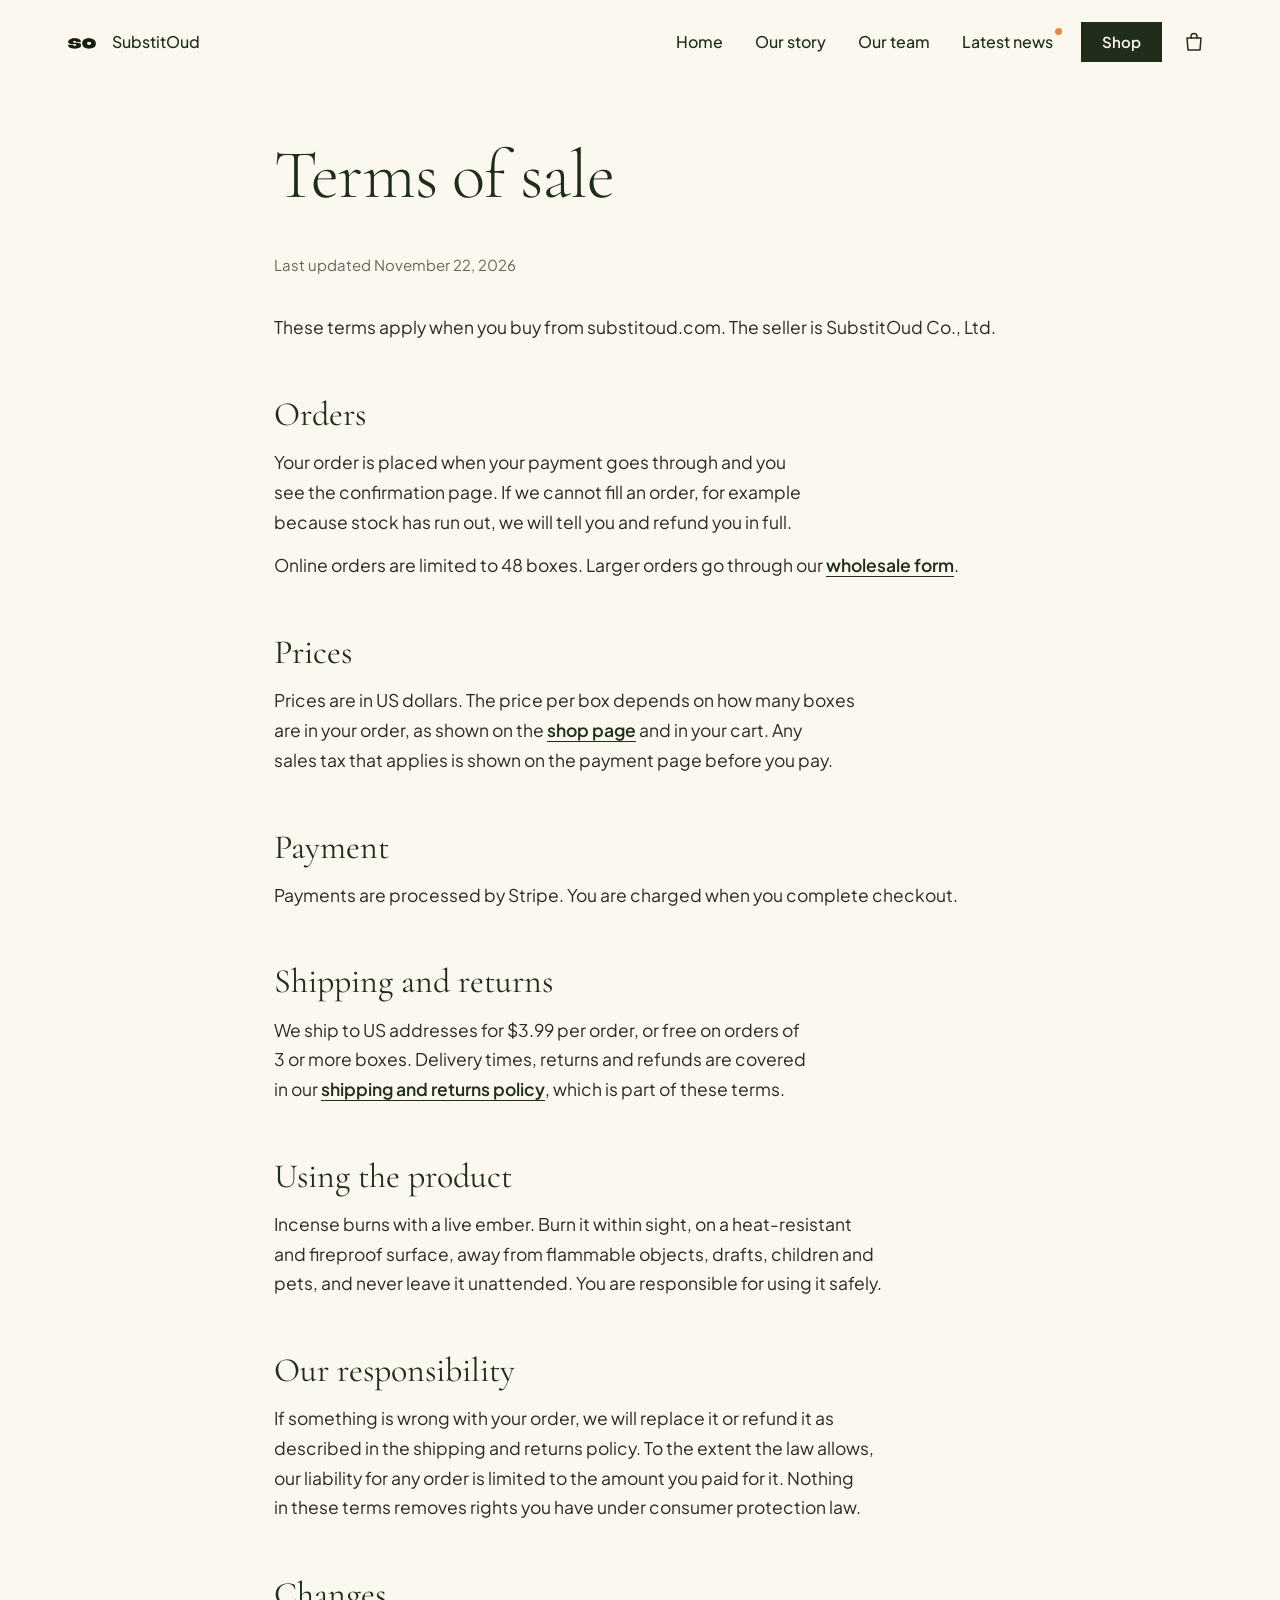
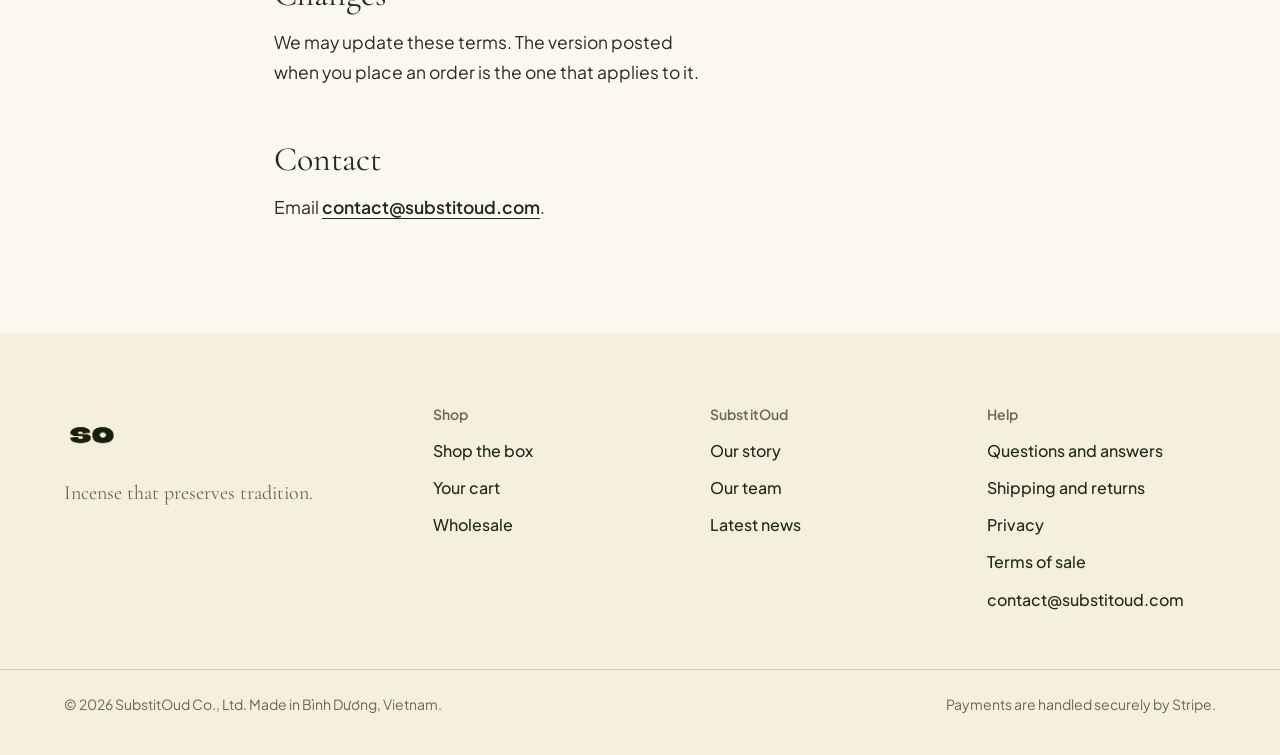
<file: terms.html>
<!DOCTYPE html>
<html lang="en">
<head>
  <meta charset="UTF-8" />
  <meta name="viewport" content="width=device-width, initial-scale=1" />
  <title>Terms of Sale | SubstitOud</title>
  <meta name="description" content="The terms that apply to orders placed on substitoud.com." />
  <meta name="theme-color" content="#FBF8EF" />
  <link rel="canonical" href="https://substitoud.com/terms.html" />

  <link rel="icon" type="image/svg+xml" href="favicon.svg" />
  <link rel="icon" type="image/png" sizes="96x96" href="favicon-96x96.png" />
  <link rel="shortcut icon" href="favicon.ico" />
  <link rel="apple-touch-icon" sizes="180x180" href="apple-touch-icon.png" />
  <link rel="manifest" href="site.webmanifest" />

  <meta property="og:type" content="website" />
  <meta property="og:site_name" content="SubstitOud" />
  <meta property="og:title" content="Terms of Sale | SubstitOud" />
  <meta property="og:description" content="The terms that apply to orders placed on substitoud.com." />
  <meta property="og:image" content="https://substitoud.com/store/img/og-shop.jpg" />
  <meta property="og:image:width" content="1200" />
  <meta property="og:image:height" content="1200" />
  <meta property="og:image:alt" content="The SubstitOud sleeve beside its open tray of incense sticks on a dark wooden table" />
  <meta name="twitter:card" content="summary_large_image" />
  <meta name="twitter:title" content="Terms of Sale | SubstitOud" />
  <meta name="twitter:description" content="The terms that apply to orders placed on substitoud.com." />
  <meta name="twitter:image" content="https://substitoud.com/store/img/og-shop.jpg" />

  <link rel="preconnect" href="https://fonts.googleapis.com" />
  <link rel="preconnect" href="https://fonts.gstatic.com" crossorigin />
  <link href="https://fonts.googleapis.com/css2?family=Cormorant+Garamond:ital,wght@0,300;0,400;0,500;0,600;0,700;1,300;1,400&family=Plus+Jakarta+Sans:wght@400;500;600&display=swap" rel="stylesheet" />
  <link rel="stylesheet" href="store/chrome.css" />
  <link rel="stylesheet" href="store/store.css" />
</head>
<body class="so-has-nav" data-page="terms">

  <header class="so-nav">
    <div class="so-nav-inner">
      <a href="index.html" class="so-logo" aria-label="SubstitOud home">
        <img src="substitoud_logo.png" alt="" width="500" height="500" decoding="async" />
        <span class="so-wordmark">SubstitOud</span>
      </a>
      <div class="so-nav-right">
        <nav class="so-links" id="so-links" aria-label="Primary">
          <a href="index.html" class="so-link">Home</a>
          <a href="about.html" class="so-link">Our story</a>
          <a href="team.html" class="so-link">Our team</a>
          <a href="news.html" class="so-link so-link--news">Latest news</a>
        </nav>
        <div class="so-nav-actions">
          <a href="shop.html" class="so-btn so-btn--small">Shop</a>
          <a href="cart.html" class="so-cart-btn" aria-label="Cart"><svg viewBox="0 0 24 24" fill="none" stroke="currentColor" stroke-width="1.5" stroke-linecap="round" stroke-linejoin="round" aria-hidden="true"><path d="M5 8h14l-1 12H6L5 8z"/><path d="M9 8V6.5a3 3 0 0 1 6 0V8"/></svg><span class="so-cart-count" hidden>0</span></a>
        </div>
        <button type="button" class="so-menu-btn" aria-expanded="false" aria-controls="so-links" aria-label="Menu">
          <svg class="so-bars" viewBox="0 0 24 24" fill="none" stroke="currentColor" stroke-width="1.6" stroke-linecap="round" aria-hidden="true"><path d="M4 7.5h16M4 12h16M4 16.5h16"/></svg>
          <svg class="so-x" viewBox="0 0 24 24" fill="none" stroke="currentColor" stroke-width="1.6" stroke-linecap="round" aria-hidden="true"><path d="M5 5l14 14M19 5L5 19"/></svg>
        </button>
      </div>
    </div>
  </header>

  <main>
    <div class="wrap wrap--narrow">
      <div class="page-head"><h1 class="display">Terms of sale</h1></div>
    </div>
    <section class="prose">
      <div class="wrap wrap--narrow">
        <p class="updated">Last updated November 22, 2026</p>
        <p>These terms apply when you buy from substitoud.com. The seller is SubstitOud Co., Ltd.</p>

        <h2>Orders</h2>
        <p>Your order is placed when your payment goes through and you see the confirmation page. If we cannot fill an order, for example because stock has run out, we will tell you and refund you in full.</p>
        <p>Online orders are limited to 48 boxes. Larger orders go through our <a href="wholesale.html">wholesale form</a>.</p>

        <h2>Prices</h2>
        <p>Prices are in US dollars. The price per box depends on how many boxes are in your order, as shown on the <a href="shop.html">shop page</a> and in your cart. Any sales tax that applies is shown on the payment page before you pay.</p>

        <h2>Payment</h2>
        <p>Payments are processed by Stripe. You are charged when you complete checkout.</p>

        <h2>Shipping and returns</h2>
        <p>We ship to US addresses for $3.99 per order, or free on orders of 3 or more boxes. Delivery times, returns and refunds are covered in our <a href="shipping-returns.html">shipping and returns policy</a>, which is part of these terms.</p>

        <h2>Using the product</h2>
        <p>Incense burns with a live ember. Burn it within sight, on a heat-resistant and fireproof surface, away from flammable objects, drafts, children and pets, and never leave it unattended. You are responsible for using it safely.</p>

        <h2>Our responsibility</h2>
        <p>If something is wrong with your order, we will replace it or refund it as described in the shipping and returns policy. To the extent the law allows, our liability for any order is limited to the amount you paid for it. Nothing in these terms removes rights you have under consumer protection law.</p>

        <h2>Changes</h2>
        <p>We may update these terms. The version posted when you place an order is the one that applies to it.</p>

        <h2>Contact</h2>
        <p>Email <a href="mailto:contact@substitoud.com">contact@substitoud.com</a>.</p>
      </div>
    </section>
  </main>
  <footer class="so-footer">
    <div class="so-footer-inner">
      <div class="so-footer-brand">
        <a href="index.html" aria-label="SubstitOud home"><img src="substitoud_logo.png" alt="" width="500" height="500" loading="lazy" decoding="async" /></a>
        <p>Incense that preserves tradition.</p>
      </div>
      <div class="so-footer-col">
        <h2>Shop</h2>
        <ul>
          <li><a href="shop.html">Shop the box</a></li>
          <li><a href="cart.html">Your cart</a></li>
          <li><a href="wholesale.html">Wholesale</a></li>
        </ul>
      </div>
      <div class="so-footer-col">
        <h2>SubstitOud</h2>
        <ul>
          <li><a href="about.html">Our story</a></li>
          <li><a href="team.html">Our team</a></li>
          <li><a href="news.html">Latest news</a></li>
        </ul>
      </div>
      <div class="so-footer-col">
        <h2>Help</h2>
        <ul>
          <li><a href="faq.html">Questions and answers</a></li>
          <li><a href="shipping-returns.html">Shipping and returns</a></li>
          <li><a href="privacy.html">Privacy</a></li>
          <li><a href="terms.html">Terms of sale</a></li>
          <li><a href="mailto:contact@substitoud.com">contact@substitoud.com</a></li>
        </ul>
      </div>
    </div>
    <div class="so-footer-base">
      <p>&copy; 2026 SubstitOud Co., Ltd. Made in B&igrave;nh D&#432;&#417;ng, Vietnam.</p>
      <p>Payments are handled securely by Stripe.</p>
    </div>
  </footer>

  <script src="store/store.js" defer></script>
</body>
</html>
</file>
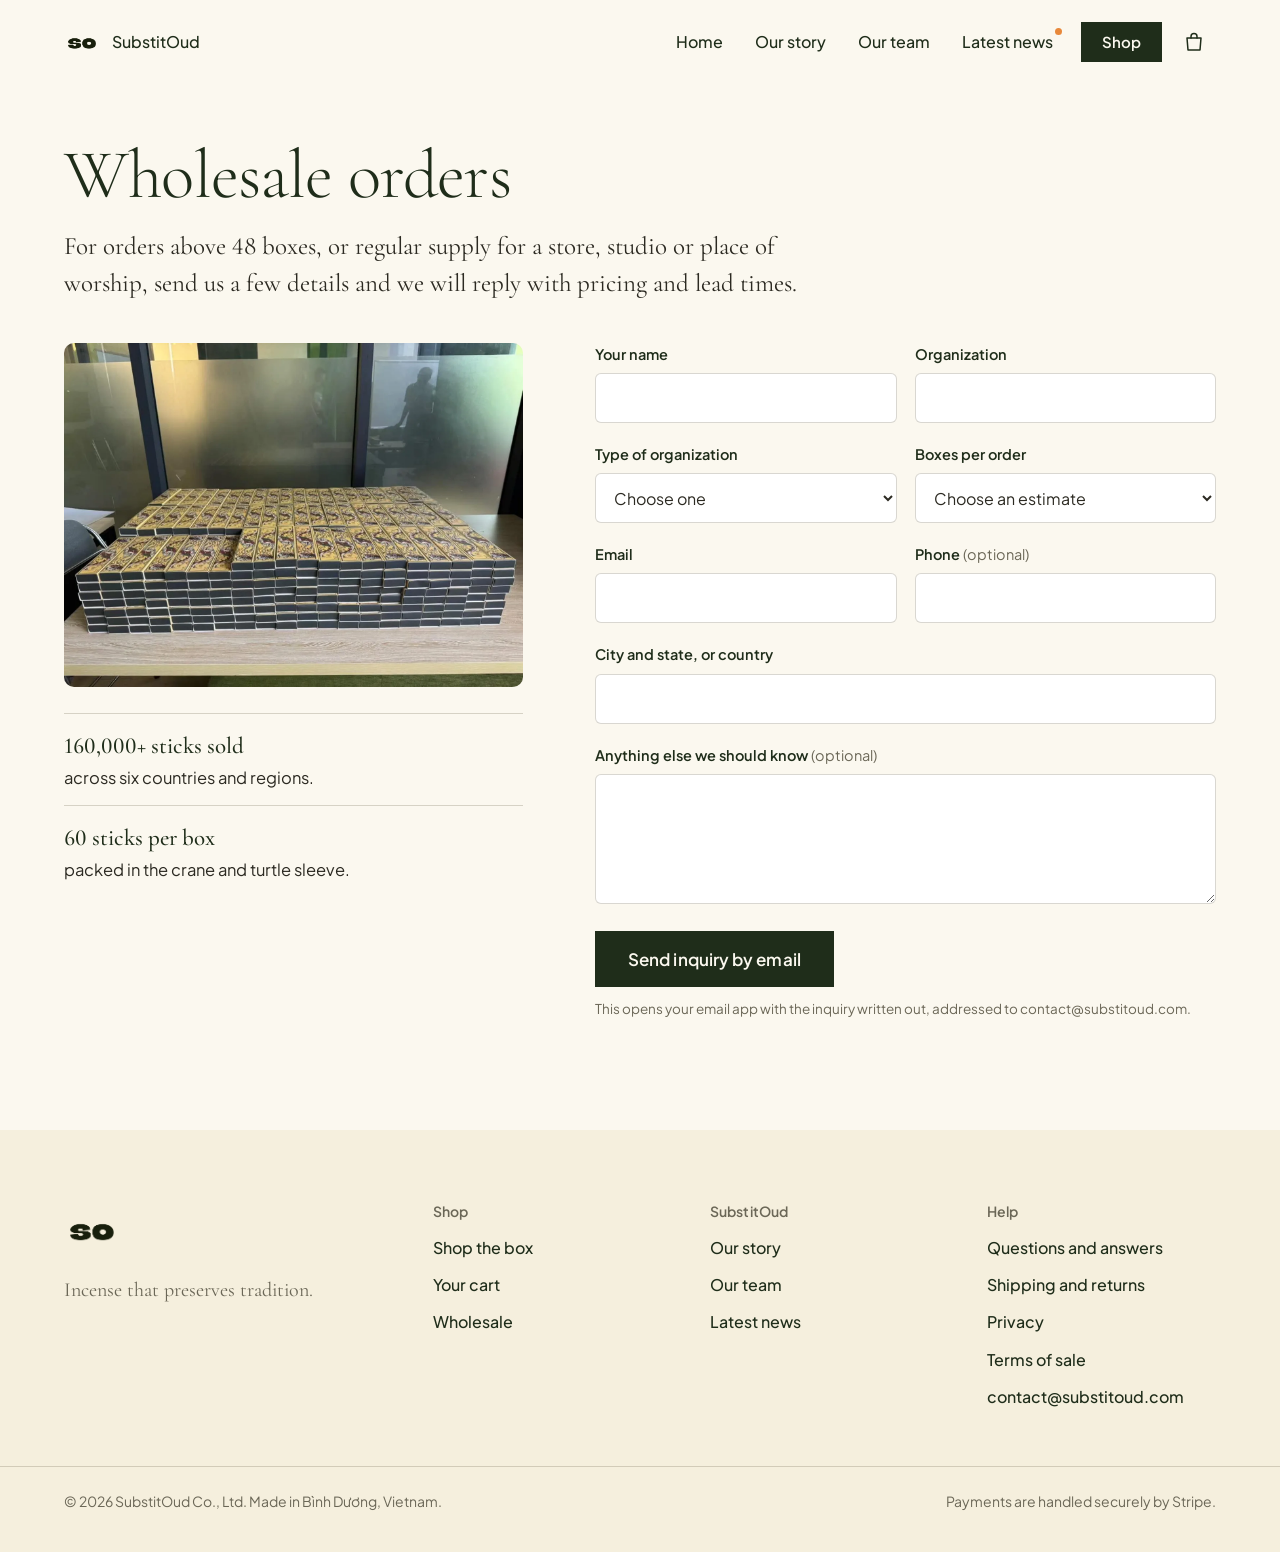
<file: wholesale.html>
<!DOCTYPE html>
<html lang="en">
<head>
  <meta charset="UTF-8" />
  <meta name="viewport" content="width=device-width, initial-scale=1" />
  <title>Wholesale | SubstitOud</title>
  <meta name="description" content="Wholesale SubstitOud low-smoke agarwood incense for stores, studios, places of worship and distributors." />
  <meta name="theme-color" content="#FBF8EF" />
  <link rel="canonical" href="https://substitoud.com/wholesale.html" />

  <link rel="icon" type="image/svg+xml" href="favicon.svg" />
  <link rel="icon" type="image/png" sizes="96x96" href="favicon-96x96.png" />
  <link rel="shortcut icon" href="favicon.ico" />
  <link rel="apple-touch-icon" sizes="180x180" href="apple-touch-icon.png" />
  <link rel="manifest" href="site.webmanifest" />

  <meta property="og:type" content="website" />
  <meta property="og:site_name" content="SubstitOud" />
  <meta property="og:title" content="Wholesale | SubstitOud" />
  <meta property="og:description" content="Wholesale SubstitOud low-smoke agarwood incense for stores, studios, places of worship and distributors." />
  <meta property="og:image" content="https://substitoud.com/store/img/og-shop.jpg" />
  <meta property="og:image:width" content="1200" />
  <meta property="og:image:height" content="1200" />
  <meta property="og:image:alt" content="The SubstitOud sleeve beside its open tray of incense sticks on a dark wooden table" />
  <meta name="twitter:card" content="summary_large_image" />
  <meta name="twitter:title" content="Wholesale | SubstitOud" />
  <meta name="twitter:description" content="Wholesale SubstitOud low-smoke agarwood incense for stores, studios, places of worship and distributors." />
  <meta name="twitter:image" content="https://substitoud.com/store/img/og-shop.jpg" />

  <link rel="preconnect" href="https://fonts.googleapis.com" />
  <link rel="preconnect" href="https://fonts.gstatic.com" crossorigin />
  <link href="https://fonts.googleapis.com/css2?family=Cormorant+Garamond:ital,wght@0,300;0,400;0,500;0,600;0,700;1,300;1,400&family=Plus+Jakarta+Sans:wght@400;500;600&display=swap" rel="stylesheet" />
  <link rel="stylesheet" href="store/chrome.css" />
  <link rel="stylesheet" href="store/store.css" />
</head>
<body class="so-has-nav" data-page="wholesale">

  <header class="so-nav">
    <div class="so-nav-inner">
      <a href="index.html" class="so-logo" aria-label="SubstitOud home">
        <img src="substitoud_logo.png" alt="" width="500" height="500" decoding="async" />
        <span class="so-wordmark">SubstitOud</span>
      </a>
      <div class="so-nav-right">
        <nav class="so-links" id="so-links" aria-label="Primary">
          <a href="index.html" class="so-link">Home</a>
          <a href="about.html" class="so-link">Our story</a>
          <a href="team.html" class="so-link">Our team</a>
          <a href="news.html" class="so-link so-link--news">Latest news</a>
        </nav>
        <div class="so-nav-actions">
          <a href="shop.html" class="so-btn so-btn--small">Shop</a>
          <a href="cart.html" class="so-cart-btn" aria-label="Cart"><svg viewBox="0 0 24 24" fill="none" stroke="currentColor" stroke-width="1.5" stroke-linecap="round" stroke-linejoin="round" aria-hidden="true"><path d="M5 8h14l-1 12H6L5 8z"/><path d="M9 8V6.5a3 3 0 0 1 6 0V8"/></svg><span class="so-cart-count" hidden>0</span></a>
        </div>
        <button type="button" class="so-menu-btn" aria-expanded="false" aria-controls="so-links" aria-label="Menu">
          <svg class="so-bars" viewBox="0 0 24 24" fill="none" stroke="currentColor" stroke-width="1.6" stroke-linecap="round" aria-hidden="true"><path d="M4 7.5h16M4 12h16M4 16.5h16"/></svg>
          <svg class="so-x" viewBox="0 0 24 24" fill="none" stroke="currentColor" stroke-width="1.6" stroke-linecap="round" aria-hidden="true"><path d="M5 5l14 14M19 5L5 19"/></svg>
        </button>
      </div>
    </div>
  </header>

  <main>
    <div class="wrap">
      <div class="page-head">
        <h1 class="display">Wholesale orders</h1>
        <p class="lede">For orders above 48 boxes, or regular supply for a store, studio or place of worship, send us a few details and we will reply with pricing and lead times.</p>
      </div>
    </div>

    <section class="wholesale">
      <div class="wrap">
        <div class="wholesale-grid">
          <div class="wholesale-aside">
            <img src="packaging-batch.webp" alt="Rows of boxed SubstitOud incense stacked and ready to ship" width="1400" height="1050" loading="lazy" decoding="async" />
            <ul>
              <li><strong>160,000+ sticks sold</strong>across six countries and regions.</li>
              <li><strong>60 sticks per box</strong>packed in the crane and turtle sleeve.</li>
            </ul>
          </div>

          <div>
            <form class="form" data-wholesale novalidate>
              <div class="form-row">
              <div class="field">
                <label for="name">Your name</label>
                <input id="name" name="name" type="text" autocomplete="name" data-required="Enter your name." aria-describedby="name-error" />
                <p class="field-error" id="name-error" role="alert"></p>
              </div>
              <div class="field">
                <label for="org">Organization</label>
                <input id="org" name="org" type="text" autocomplete="organization" data-required="Enter the name of your organization." aria-describedby="org-error" />
                <p class="field-error" id="org-error" role="alert"></p>
              </div>
              </div>
              <div class="form-row">
              <div class="field">
                <label for="type">Type of organization</label>
                <select id="type" name="type" data-required="Choose the closest match." aria-describedby="type-error">
                  <option value="">Choose one</option>
                  <option>Place of worship</option>
                  <option>Retail shop</option>
                  <option>Distributor</option>
                  <option>Other</option>
                </select>
                <p class="field-error" id="type-error" role="alert"></p>
              </div>
              <div class="field">
                <label for="volume">Boxes per order</label>
                <select id="volume" name="volume" data-required="Choose an estimate." aria-describedby="volume-error">
                  <option value="">Choose an estimate</option>
                  <option>Up to 100</option>
                  <option>101 to 500</option>
                  <option>501 to 2,000</option>
                  <option>More than 2,000</option>
                </select>
                <p class="field-error" id="volume-error" role="alert"></p>
              </div>
              </div>
              <div class="form-row">
              <div class="field">
                <label for="email">Email</label>
                <input id="email" name="email" type="email" autocomplete="email" data-required="Enter your email address." aria-describedby="email-error" />
                <p class="field-error" id="email-error" role="alert"></p>
              </div>
              <div class="field">
                <label for="phone">Phone <span class="opt">(optional)</span></label>
                <input id="phone" name="phone" type="tel" autocomplete="tel" aria-describedby="phone-error" />
                <p class="field-error" id="phone-error" role="alert"></p>
              </div>
              </div>
              <div class="field">
                <label for="location">City and state, or country</label>
                <input id="location" name="location" type="text" autocomplete="address-level2" data-required="Tell us where you are." aria-describedby="location-error" />
                <p class="field-error" id="location-error" role="alert"></p>
              </div>
              <div class="field">
                <label for="message">Anything else we should know <span class="opt">(optional)</span></label>
                <textarea id="message" name="message"></textarea>
              </div>
              <div>
                <button type="submit" class="so-btn so-btn--large">Send inquiry by email</button>
                <p class="so-fineprint">This opens your email app with the inquiry written out, addressed to contact@substitoud.com.</p>
              </div>
            </form>

            <div class="sent" data-sent hidden role="status" style="margin-top:28px">
              <p><strong>Your email app should have opened with the inquiry ready to send.</strong></p>
              <p>If it did not, <a class="textlink" data-sent-link href="mailto:contact@substitoud.com">open the email again</a>, or copy the text below and send it to contact@substitoud.com.</p>
              <pre data-sent-text style="white-space:pre-wrap;font-family:inherit;font-size:15px;margin:14px 0 0"></pre>
            </div>
          </div>
        </div>
      </div>
    </section>
  </main>
  <footer class="so-footer">
    <div class="so-footer-inner">
      <div class="so-footer-brand">
        <a href="index.html" aria-label="SubstitOud home"><img src="substitoud_logo.png" alt="" width="500" height="500" loading="lazy" decoding="async" /></a>
        <p>Incense that preserves tradition.</p>
      </div>
      <div class="so-footer-col">
        <h2>Shop</h2>
        <ul>
          <li><a href="shop.html">Shop the box</a></li>
          <li><a href="cart.html">Your cart</a></li>
          <li><a href="wholesale.html">Wholesale</a></li>
        </ul>
      </div>
      <div class="so-footer-col">
        <h2>SubstitOud</h2>
        <ul>
          <li><a href="about.html">Our story</a></li>
          <li><a href="team.html">Our team</a></li>
          <li><a href="news.html">Latest news</a></li>
        </ul>
      </div>
      <div class="so-footer-col">
        <h2>Help</h2>
        <ul>
          <li><a href="faq.html">Questions and answers</a></li>
          <li><a href="shipping-returns.html">Shipping and returns</a></li>
          <li><a href="privacy.html">Privacy</a></li>
          <li><a href="terms.html">Terms of sale</a></li>
          <li><a href="mailto:contact@substitoud.com">contact@substitoud.com</a></li>
        </ul>
      </div>
    </div>
    <div class="so-footer-base">
      <p>&copy; 2026 SubstitOud Co., Ltd. Made in B&igrave;nh D&#432;&#417;ng, Vietnam.</p>
      <p>Payments are handled securely by Stripe.</p>
    </div>
  </footer>

  <script src="store/store.js" defer></script>
</body>
</html>
</file>
<file: store/chrome.css>
/* SubstitOud shared chrome: navigation, footer, buttons, cart drawer.
   Loaded on every page. Every class is prefixed so- so it cannot collide
   with the page-level styles already inside each HTML file. */

:root {
  --so-bg: #FBF8EF;
  --so-bg-warm: #F5EFDD;
  --so-green: #1F2D1A;
  --so-green-soft: #34472D;
  --so-text: #2C2A22;
  --so-muted: #6B6757;
  --text-muted: #6B4423;      /* the same swap on the original pages, which use these two names */
  --text-faint: #84552C;
  --so-line: rgba(110, 100, 80, 0.26);
  --so-ochre: #E4B552;
  --so-ochre-soft: #F4E3B4;
  --so-red: #8B1A1A;
  --so-serif: "Cormorant Garamond", Georgia, "Times New Roman", serif;
  --so-sans: "Plus Jakarta Sans", -apple-system, BlinkMacSystemFont, "Inter", "Helvetica Neue", Arial, sans-serif;
  --so-nav-h: 84px;
  --so-ease: cubic-bezier(0.2, 0.6, 0.2, 1);
}

html { scroll-padding-top: calc(var(--so-nav-h) + 24px); }
/* even line lengths, so no heading or paragraph ends on a single stranded word */
h1, h2, h3, h4, p, li, dt, dd, figcaption, summary { text-wrap: balance; }
body.so-has-nav { padding-top: var(--so-nav-h); }
body.so-has-nav[data-page="home"] { padding-top: 0; }
body.so-has-nav[data-page="home"] .hero-block { padding-top: var(--so-nav-h); }
body.so-lock { overflow: hidden; }

/* ---------- Navigation ---------- */
.so-nav {
  position: fixed;
  top: 0; left: 0; right: 0;
  z-index: 60;
  height: var(--so-nav-h);
  background: rgba(251, 248, 239, 0);
  border-bottom: 1px solid transparent;
  transition: background 0.3s ease, border-color 0.3s ease;
}
.so-nav.is-stuck,
.so-nav.is-open {
  background: rgba(251, 248, 239, 0.94);
  -webkit-backdrop-filter: blur(10px);
  backdrop-filter: blur(10px);
  border-bottom-color: var(--so-line);
}
.so-nav-inner {
  max-width: 1480px;
  height: 100%;
  margin: 0 auto;
  padding: 0 64px;
  display: flex;
  align-items: center;
  justify-content: space-between;
  gap: 24px;
}
.so-logo { display: inline-flex; align-items: center; gap: 12px; min-height: 44px; min-width: 44px; text-decoration: none; }
.so-logo img { height: 36px; width: auto; display: block; }
.so-wordmark {
  font-family: var(--so-sans);
  font-size: 16px;
  font-weight: 500;
  color: var(--so-green);
  line-height: 1;
}
.so-nav-right { display: flex; align-items: center; gap: 28px; }
.so-links { display: flex; align-items: center; gap: 32px; }
.so-link {
  position: relative;
  font-family: var(--so-sans);
  font-size: 16px;
  font-weight: 500;
  line-height: 1.2;
  color: var(--so-green);
  text-decoration: none;
  padding: 6px 0;
}
.so-link::before {
  content: "";
  position: absolute;
  left: 0; right: 0; bottom: 0;
  height: 1.5px;
  background: var(--so-green);
  transform: scaleX(0);
  transform-origin: left;
  transition: transform 0.35s var(--so-ease);
}
.so-link:hover::before,
.so-link[aria-current="page"]::before { transform: scaleX(1); }
.so-link--news::after {
  content: "";
  position: absolute;
  top: 2px; right: -9px;
  width: 7px; height: 7px;
  border-radius: 50%;
  background: #E8883A;
}
.so-link--news[aria-current="page"]::after { display: none; }

.so-nav-actions { display: flex; align-items: center; gap: 10px; }

.so-btn {
  display: inline-flex;
  align-items: center;
  justify-content: center;
  gap: 10px;
  min-height: 48px;
  padding: 0 26px;
  border: 1.5px solid var(--so-green);
  border-radius: 0;
  background: var(--so-green);
  color: var(--so-bg);
  font-family: var(--so-sans);
  font-size: 16px;
  font-weight: 600;
  line-height: 1;
  letter-spacing: 0.005em;
  white-space: nowrap;
  text-decoration: none;
  cursor: pointer;
  -webkit-tap-highlight-color: transparent;
  transition: background 0.25s ease, color 0.25s ease, transform 0.2s var(--so-ease);
}
.so-btn:hover { background: var(--so-green-soft); }
.so-btn:active { transform: scale(0.98); }
.so-btn[disabled], .so-btn[aria-disabled="true"] { opacity: 0.55; cursor: not-allowed; }
.so-btn--ghost { background: transparent; color: var(--so-green); }
.so-btn--ghost:hover { background: rgba(31, 45, 26, 0.07); }
.so-btn--small { min-height: 40px; padding: 0 20px; font-size: 15px; }
.so-btn--block { width: 100%; }
.so-btn--large { min-height: 56px; font-size: 17px; padding: 0 32px; }

.so-cart-btn {
  position: relative;
  display: inline-flex;
  align-items: center;
  justify-content: center;
  width: 44px; height: 44px;
  border: 0;
  border-radius: 50%;
  background: transparent;
  color: var(--so-green);
  cursor: pointer;
  text-decoration: none;
  transition: background 0.25s ease;
}
.so-cart-btn:hover { background: rgba(31, 45, 26, 0.08); }
.so-cart-btn svg { width: 24px; height: 24px; display: block; }
.so-cart-count {
  position: absolute;
  top: 2px; right: 0;
  min-width: 19px; height: 19px;
  padding: 0 5px;
  border-radius: 999px;
  background: var(--so-red);
  color: #fff;
  font-family: var(--so-sans);
  font-size: 11px;
  font-weight: 600;
  line-height: 19px;
  text-align: center;
}
.so-cart-count[hidden] { display: none; }

.so-menu-btn {
  display: none;
  width: 44px; height: 44px;
  border: 0;
  border-radius: 50%;
  background: transparent;
  color: var(--so-green);
  cursor: pointer;
  align-items: center;
  justify-content: center;
}
.so-menu-btn svg { width: 24px; height: 24px; }
.so-menu-btn .so-x { display: none; }
.so-nav.is-open .so-menu-btn .so-x { display: block; }
.so-nav.is-open .so-menu-btn .so-bars { display: none; }

.so-nav a:focus-visible,
.so-nav button:focus-visible,
.so-btn:focus-visible,
.so-footer a:focus-visible,
.so-drawer a:focus-visible,
.so-drawer button:focus-visible {
  outline: 2px solid var(--so-green);
  outline-offset: 3px;
}

@media (max-width: 1180px) {
  .so-nav-inner { padding: 0 48px; }
  .so-links { gap: 24px; }
  .so-nav-right { gap: 20px; }
}
@media (max-width: 940px) {
  :root { --so-nav-h: 68px; }
  .so-nav-inner { padding: 0 20px; }
  .so-logo img { height: 30px; }
  .so-menu-btn { display: inline-flex; }
  .so-nav-right { gap: 6px; }
  .so-nav-actions { gap: 4px; order: 1; }
  .so-menu-btn { order: 2; }
  .so-links {
    position: absolute;
    top: var(--so-nav-h);
    left: 0; right: 0;
    display: none;
    flex-direction: column;
    align-items: stretch;
    gap: 0;
    padding: 8px 20px 20px;
    background: var(--so-bg);
    border-bottom: 1px solid var(--so-line);
    box-shadow: 0 18px 30px rgba(40, 35, 20, 0.08);
  }
  .so-nav.is-open .so-links { display: flex; }
  .so-link { padding: 15px 0; font-size: 18px; border-bottom: 1px solid var(--so-line); }
  .so-link:last-child { border-bottom: 0; }
  .so-link::before { display: none; }
  .so-link[aria-current="page"] { font-weight: 600; }
  .so-link--news::after { display: none; }
}
@media (max-width: 420px) {
  .so-wordmark { display: none; }
  .so-nav-actions .so-btn { padding: 0 16px; }
}

/* ---------- Footer ---------- */
.so-footer {
  background: var(--so-bg-warm);
  padding: 72px 0 40px;
  font-family: var(--so-sans);
  color: var(--so-text);
}
.so-footer-inner {
  max-width: 1280px;
  margin: 0 auto;
  padding: 0 64px;
  display: grid;
  grid-template-columns: 1.4fr 1fr 1fr 1fr;
  gap: 48px;
  align-items: start;
}
.so-footer-brand img { height: 56px; width: auto; display: block; }
.so-footer-brand p {
  margin: 18px 0 0;
  max-width: 300px;
  font-family: var(--so-serif);
  font-size: 20px;
  line-height: 1.4;
  color: var(--so-muted);
}
.so-footer-col h2 {
  margin: 0 0 14px;
  font-family: var(--so-sans);
  font-size: 14px;
  font-weight: 600;
  line-height: 1.3;
  letter-spacing: 0.01em;
  color: var(--so-muted);
}
.so-footer-col ul { list-style: none; margin: 0; padding: 0; }
.so-footer-col li + li { margin-top: 10px; }
.so-footer-col a {
  white-space: nowrap;
  font-size: 16px;
  font-weight: 500;
  line-height: 1.4;
  color: var(--so-green);
  text-decoration: none;
  background-image: linear-gradient(var(--so-green), var(--so-green));
  background-size: 0 1.5px;
  background-position: 0 100%;
  background-repeat: no-repeat;
  transition: background-size 0.35s var(--so-ease);
  padding-bottom: 2px;
}
.so-footer-col a:hover { background-size: 100% 1.5px; }
.so-footer-base {
  max-width: 1280px;
  margin: 56px auto 0;
  padding: 24px 64px 0;
  border-top: 1px solid var(--so-line);
  display: flex;
  justify-content: space-between;
  gap: 16px 32px;
  flex-wrap: wrap;
  font-size: 14px;
  line-height: 1.5;
  color: var(--so-muted);
}
.so-footer-base p { margin: 0; }
@media (max-width: 1180px) {
  .so-footer-inner, .so-footer-base { padding-left: 48px; padding-right: 48px; }
}
@media (max-width: 820px) {
  .so-footer { padding: 48px 0 32px; }
  .so-footer-inner { grid-template-columns: 1fr 1fr; gap: 36px 24px; padding-left: 24px; padding-right: 24px; }
  .so-footer-inner { grid-template-columns: minmax(0, 1fr) minmax(0, 1fr); }
  .so-footer-brand, .so-footer-col:last-child { grid-column: 1 / -1; }
  .so-footer-brand img { height: 44px; }
  .so-footer-base { margin-top: 40px; padding-left: 24px; padding-right: 24px; }
  /* comfortable tap targets */
  .so-footer-col li + li { margin-top: 2px; }
  .so-footer-col a { display: inline-block; padding: 9px 0; }
}

/* ---------- Cart drawer ---------- */
.so-scrim {
  position: fixed; inset: 0;
  z-index: 80;
  background: rgba(31, 45, 26, 0.38);
  opacity: 0;
  visibility: hidden;
  transition: opacity 0.3s ease, visibility 0.3s;
}
.so-scrim.is-open { opacity: 1; visibility: visible; }
.so-drawer {
  position: fixed;
  top: 0; right: 0; bottom: 0;
  z-index: 90;
  width: min(440px, 100vw);
  display: flex;
  flex-direction: column;
  background: var(--so-bg);
  box-shadow: -18px 0 50px rgba(40, 35, 20, 0.16);
  transform: translateX(104%);
  visibility: hidden;
  transition: transform 0.38s var(--so-ease), visibility 0.38s;
  font-family: var(--so-sans);
  color: var(--so-text);
}
.so-drawer, .so-sum, .so-line, .so-btn, .so-nudge, .so-footer { font-variant-numeric: lining-nums; }
.so-drawer.is-open { transform: translateX(0); visibility: visible; }
.so-drawer-head {
  display: flex;
  align-items: center;
  justify-content: space-between;
  padding: 22px 24px;
  border-bottom: 1px solid var(--so-line);
}
.so-drawer-head h2 {
  margin: 0;
  font-family: var(--so-serif);
  font-size: 30px;
  font-weight: 400;
  line-height: 1.1;
  color: var(--so-green);
}
.so-icon-btn {
  width: 44px; height: 44px;
  display: inline-flex; align-items: center; justify-content: center;
  border: 0; border-radius: 50%;
  background: transparent;
  color: var(--so-green);
  cursor: pointer;
}
.so-icon-btn:hover { background: rgba(31, 45, 26, 0.08); }
.so-icon-btn svg { width: 22px; height: 22px; }
.so-drawer-body { flex: 1; overflow-y: auto; padding: 24px; }
.so-drawer-foot { padding: 20px 24px 24px; border-top: 1px solid var(--so-line); background: var(--so-bg-warm); }
.so-drawer-foot .so-btn + .so-btn { margin-top: 10px; }
.so-drawer-foot .so-sum { margin-bottom: 18px; }
.so-drawer-empty { text-align: center; padding: 48px 8px; }
.so-drawer-empty p {
  margin: 0 0 24px;
  font-family: var(--so-serif);
  font-size: 24px;
  line-height: 1.35;
  color: var(--so-muted);
}

/* Cart line, shared by the drawer and the cart page */
.so-line { display: grid; grid-template-columns: 84px 1fr; gap: 18px; align-items: start; }
.so-line-img {
  width: 84px;
  aspect-ratio: 7 / 15;
  border-radius: 6px;
  overflow: hidden;
  background: var(--so-bg-warm);
}
.so-line-img img { width: 100%; height: 100%; object-fit: cover; display: block; }
.so-line-name {
  margin: 0;
  font-family: var(--so-serif);
  font-size: 23px;
  font-weight: 500;
  line-height: 1.2;
  color: var(--so-green);
}
.so-line-meta { margin: 6px 0 0; font-size: 14px; line-height: 1.5; color: var(--so-muted); }
.so-line-row { display: flex; align-items: center; justify-content: space-between; gap: 12px; margin-top: 14px; flex-wrap: wrap; }
.so-line-price { font-size: 17px; font-weight: 600; color: var(--so-green); white-space: nowrap; }
.so-line-price s { font-weight: 400; color: var(--so-muted); margin-right: 8px; }
.so-remove {
  margin-top: 2px;
  padding: 11px 0;
  border: 0;
  background: none;
  font-family: var(--so-sans);
  font-size: 14px;
  font-weight: 500;
  color: var(--so-muted);
  text-decoration: underline;
  text-underline-offset: 3px;
  cursor: pointer;
}
.so-remove:hover { color: var(--so-red); }

.so-stepper {
  display: inline-flex;
  align-items: center;
  border: 1.5px solid var(--so-green);
  border-radius: 0;
  background: var(--so-bg);
  height: 44px;
}
.so-stepper button {
  width: 42px; height: 100%;
  border: 0;
  background: transparent;
  color: var(--so-green);
  font-family: var(--so-sans);
  font-size: 20px;
  line-height: 1;
  cursor: pointer;
  border-radius: 0;
}
.so-stepper button:hover { background: rgba(31, 45, 26, 0.08); }
.so-stepper button[disabled] { opacity: 0.35; cursor: not-allowed; }
.so-stepper input {
  width: 44px;
  height: 100%;
  border: 0;
  background: transparent;
  text-align: center;
  font-family: var(--so-sans);
  font-size: 16px;
  font-weight: 600;
  color: var(--so-green);
  -moz-appearance: textfield;
  appearance: textfield;
  padding: 0;
}
.so-stepper input::-webkit-outer-spin-button,
.so-stepper input::-webkit-inner-spin-button { -webkit-appearance: none; margin: 0; }
.so-stepper input:focus-visible, .so-stepper button:focus-visible { outline: 2px solid var(--so-green); outline-offset: 2px; }

.so-nudge {
  margin: 20px 0 0;
  padding: 14px 16px;
  border: 1px solid var(--so-green);
  outline: 1px solid var(--so-green);
  outline-offset: -5px;
  background: var(--so-ochre-soft);
  font-size: 14.5px;
  line-height: 1.5;
  color: var(--so-green);
}
.so-nudge button {
  padding: 9px 0; margin: -9px 0; border: 0; background: none;
  font: inherit; font-weight: 600; color: var(--so-green);
  text-decoration: underline; text-underline-offset: 3px;
  cursor: pointer;
}
.so-nudge[hidden] { display: none; }

.so-sum { margin: 0; }
.so-sum div { display: flex; justify-content: space-between; gap: 16px; padding: 6px 0; font-size: 15.5px; line-height: 1.5; }
.so-sum dt { color: var(--so-muted); }
.so-sum dd { margin: 0; font-weight: 500; color: var(--so-text); text-align: right; }
.so-sum .so-sum-save dt, .so-sum .so-sum-save dd { color: var(--so-red); }
.so-sum .so-sum-total { margin-top: 8px; padding-top: 14px; border-top: 1px solid var(--so-line); }
.so-sum .so-sum-total dt { color: var(--so-green); font-weight: 600; font-size: 17px; }
.so-sum .so-sum-total dd { font-family: var(--so-serif); font-size: 32px; font-weight: 500; line-height: 1; color: var(--so-green); }
.so-fineprint { margin: 12px 0 0; font-size: 13.5px; line-height: 1.55; color: var(--so-muted); }
.so-fineprint a { color: var(--so-green); text-decoration: underline; text-underline-offset: 3px; }
.so-error {
  margin: 14px 0 0;
  padding: 12px 14px;
  border-left: 3px solid var(--so-red);
  background: rgba(139, 26, 26, 0.07);
  font-size: 14.5px;
  line-height: 1.5;
  color: var(--so-red);
}
.so-error[hidden] { display: none; }

@media (prefers-reduced-motion: reduce) {
  .so-nav, .so-btn, .so-drawer, .so-scrim, .so-link::before, .so-footer-col a { transition: none; }
}

/* News page: its headline had no small-screen size and filled most of a phone screen */
@media (max-width: 1024px) {
  body[data-page="news"] .page-hero { padding: 80px 48px 48px; }
  body[data-page="news"] .page-hero-title { font-size: 64px; }
}
@media (max-width: 720px) {
  body[data-page="news"] .page-hero { padding: 56px 24px 32px; }
  body[data-page="news"] .page-hero-title { font-size: 44px; }
}
</file>
<file: store/store.css>
/* SubstitOud store pages: base styles and layouts for shop, cart, checkout,
   confirmation, wholesale, FAQ and policy pages. Uses the tokens in chrome.css. */

*, *::before, *::after { box-sizing: border-box; }
html { background: var(--so-bg); overflow-x: clip; }
body {
  margin: 0;
  background: var(--so-bg);
  color: var(--so-text);
  font-family: var(--so-sans);
  font-size: 17px;
  line-height: 1.6;
  -webkit-font-smoothing: antialiased;
  -moz-osx-font-smoothing: grayscale;
  font-variant-numeric: lining-nums;
}
img { max-width: 100%; height: auto; display: block; }
a { color: inherit; }
h1, h2, h3, p { margin: 0; }
button, input, select, textarea { font: inherit; color: inherit; }
.sr-only {
  position: absolute; width: 1px; height: 1px; overflow: hidden;
  clip: rect(0 0 0 0); white-space: nowrap;
}

.wrap { max-width: 1280px; margin: 0 auto; padding: 0 64px; }
.wrap--narrow { max-width: 860px; }
@media (max-width: 1180px) { .wrap { padding: 0 48px; } }
@media (max-width: 720px) { .wrap { padding: 0 20px; } }

.serif { font-family: var(--so-serif); }
.display {
  font-family: var(--so-serif);
  font-weight: 300;
  font-size: clamp(42px, 5.4vw, 76px);
  line-height: 1.04;
  letter-spacing: -0.012em;
  color: var(--so-green);
}
.h2 {
  font-family: var(--so-serif);
  font-weight: 300;
  font-size: clamp(34px, 4vw, 56px);
  line-height: 1.08;
  letter-spacing: -0.008em;
  color: var(--so-green);
}
.h3 {
  font-family: var(--so-serif);
  font-weight: 500;
  font-size: 27px;
  line-height: 1.2;
  color: var(--so-green);
}
.lede { font-family: var(--so-serif); font-size: clamp(21px, 2vw, 25px); line-height: 1.5; color: var(--so-text); }
.muted { color: var(--so-muted); }
.textlink { color: var(--so-green); font-weight: 600; text-decoration: underline; text-underline-offset: 4px; text-decoration-thickness: 1.5px; }
.textlink:hover { text-decoration-thickness: 2.5px; }

/* The sleeve frame: ochre panel inside a double green keyline, taken from the box itself */
.frame {
  position: relative;
  border: 1.5px solid var(--so-green);
  outline: 1px solid var(--so-green);
  outline-offset: -6px;
}

/* ---------- Product page ---------- */
.product { padding: 36px 0 96px; }
.product-grid {
  display: grid;
  grid-template-columns: minmax(0, 1.05fr) minmax(0, 1fr);
  gap: 72px;
  align-items: start;
}
.gallery { position: sticky; top: calc(var(--so-nav-h) + 20px); display: grid; grid-template-columns: 76px 1fr; gap: 16px; }
.gallery-main {
  position: relative;
  aspect-ratio: 4 / 5;
  background: var(--so-bg-warm);
  border-radius: 10px;
  overflow: hidden;
}
.gallery-main > img { width: 100%; height: 100%; object-fit: cover; }
.gallery-main > img[hidden], .compare[hidden], .gallery-caption[hidden] { display: none; }
.gallery-main.is-video { aspect-ratio: 4 / 3; background: #1a1a17; }
.gallery-caption { margin-top: 12px; font-size: 14.5px; color: var(--so-muted); }
.compare { position: absolute; inset: 0; user-select: none; -webkit-user-select: none; touch-action: pan-y; cursor: ew-resize; }
.compare-side { position: absolute; inset: 0; width: 100%; height: 100%; object-fit: cover; display: block; }
.compare-side.is-before { clip-path: inset(0 50% 0 0); }
.compare-handle { position: absolute; top: 0; bottom: 0; left: 50%; width: 2px; transform: translateX(-50%); background: rgba(251, 248, 239, 0.95); z-index: 2; }
.compare-handle::before { content: ""; position: absolute; top: 50%; left: 50%; width: 44px; height: 44px; transform: translate(-50%, -50%); border-radius: 50%; background: rgba(251, 248, 239, 0.95); }
.compare-handle:focus-visible { outline: none; }
.compare-handle:focus-visible::before { outline: 2px solid var(--so-ochre); outline-offset: 3px; }
.compare-handle .arrows { position: absolute; top: 50%; left: 50%; transform: translate(-50%, -50%); width: 18px; height: 10px; display: flex; justify-content: space-between; align-items: center; z-index: 1; }
.compare-handle .arrows span { width: 0; height: 0; border-top: 5px solid transparent; border-bottom: 5px solid transparent; }
.compare-handle .arrows span:first-child { border-right: 5px solid var(--so-text); }
.compare-handle .arrows span:last-child { border-left: 5px solid var(--so-text); }
.compare-tag { position: absolute; bottom: 14px; z-index: 1; padding: 6px 10px; background: rgba(26, 26, 23, 0.62); color: var(--so-bg); font-size: 13px; font-weight: 500; line-height: 1.2; pointer-events: none; }
.compare-tag--l { left: 14px; }
.compare-tag--r { right: 14px; }
.gallery-thumbs { display: flex; flex-direction: column; gap: 10px; }
.gallery-thumb {
  width: 76px;
  aspect-ratio: 4 / 5;
  padding: 0;
  border: 1.5px solid transparent;
  border-radius: 6px;
  overflow: hidden;
  background: var(--so-bg-warm);
  cursor: pointer;
  opacity: 0.72;
  transition: opacity 0.2s ease, border-color 0.2s ease;
}
.gallery-thumb { position: relative; }
.gallery-thumb img { width: 100%; height: 100%; object-fit: cover; }
.gallery-thumb .play { position: absolute; inset: 0; display: flex; align-items: center; justify-content: center; }
.gallery-thumb .play::before { content: ""; width: 30px; height: 30px; border-radius: 50%; background: rgba(251, 248, 239, 0.92); }
.gallery-thumb .play::after { content: ""; position: absolute; border-left: 9px solid var(--so-green); border-top: 6px solid transparent; border-bottom: 6px solid transparent; transform: translateX(1.5px); }
.gallery-thumb:hover { opacity: 1; }
.gallery-thumb[aria-current="true"] { opacity: 1; border-color: var(--so-green); }
.gallery-thumb:focus-visible { outline: 2px solid var(--so-green); outline-offset: 2px; }

.buy-title { font-family: var(--so-serif); font-weight: 700; font-size: clamp(38px, 4.1vw, 58px); line-height: 1.04; letter-spacing: -0.012em; color: var(--so-green); white-space: nowrap; }
.buy-sub { margin-top: 14px; font-family: var(--so-serif); font-size: 23px; line-height: 1.45; color: var(--so-text); max-width: 30em; }
.buy-price { display: flex; align-items: baseline; gap: 12px; flex-wrap: wrap; margin-top: 26px; }
.buy-price-now { font-family: var(--so-serif); font-size: 50px; font-weight: 400; line-height: 1; color: var(--so-green); }
/* "for 6 boxes" is kept for screen readers only; the button already says how many boxes */
.buy-price-unit { position: absolute; width: 1px; height: 1px; overflow: hidden; clip: rect(0 0 0 0); white-space: nowrap; }
.buy-price-was { font-size: 18px; color: var(--so-muted); white-space: nowrap; }
.buy-facts { margin: 10px 0 0; font-size: 15.5px; color: var(--so-muted); }
.buy-facts strong { font-weight: 600; color: var(--so-green); }

.tiers-label { margin: 34px 0 12px; font-size: 15px; font-weight: 600; color: var(--so-green); }
.tiers { display: grid; grid-template-columns: repeat(4, minmax(0, 1fr)); gap: 10px; }
.tier {
  position: relative;
  display: flex;
  flex-direction: column;
  align-items: flex-start;
  gap: 2px;
  min-height: 96px;
  padding: 16px 14px 14px;
  background: var(--so-bg);
  border: 1.5px solid var(--so-line);
  border-radius: 0;
  text-align: left;
  cursor: pointer;
  transition: background 0.2s ease, border-color 0.2s ease;
}
.tier:hover { border-color: var(--so-green); }
.tier:focus-visible { outline: 2px solid var(--so-green); outline-offset: 3px; }
.tier[aria-pressed="true"] {
  background: var(--so-ochre);
  border-color: var(--so-green);
  outline: 1px solid var(--so-green);
  outline-offset: -6px;
}
.tier-qty { font-size: 14px; font-weight: 600; color: var(--so-green); white-space: nowrap; }
.tier-price { font-family: var(--so-serif); font-size: 30px; font-weight: 500; line-height: 1.1; color: var(--so-green); }
.tier-each { font-size: 13px; color: var(--so-muted); white-space: nowrap; }
.tier[aria-pressed="true"] .tier-each { color: var(--so-green); }

.buy-row { display: flex; align-items: center; gap: 14px; margin-top: 22px; flex-wrap: wrap; }
.buy-row .so-btn { flex: 1 1 220px; }
.buy-assure { list-style: none; margin: 26px 0 0; padding: 22px 0 0; border-top: 1px solid var(--so-line); display: grid; gap: 10px; font-size: 15.5px; color: var(--so-text); }
.buy-assure li { display: grid; grid-template-columns: 22px 1fr; gap: 10px; align-items: start; }
.buy-assure svg { width: 20px; height: 20px; margin-top: 3px; color: var(--so-green); }

.accordion { margin-top: 30px; border-top: 1px solid var(--so-line); }
.accordion details { border-bottom: 1px solid var(--so-line); }
.accordion summary {
  list-style: none;
  display: flex;
  align-items: center;
  justify-content: space-between;
  gap: 16px;
  padding: 18px 0;
  font-family: var(--so-serif);
  font-size: 24px;
  font-weight: 500;
  line-height: 1.25;
  color: var(--so-green);
  cursor: pointer;
}
.accordion summary::-webkit-details-marker { display: none; }
.accordion summary::after {
  content: "";
  flex: 0 0 auto;
  width: 11px; height: 11px;
  border-right: 1.5px solid var(--so-green);
  border-bottom: 1.5px solid var(--so-green);
  transform: rotate(45deg) translate(-3px, -3px);
  transition: transform 0.25s var(--so-ease);
}
.accordion details[open] summary::after { transform: rotate(-135deg) translate(-3px, -3px); }
.accordion summary:focus-visible { outline: 2px solid var(--so-green); outline-offset: 3px; }
.accordion .acc-body { padding: 0 0 22px; font-size: 16.5px; line-height: 1.65; color: var(--so-text); max-width: 34em; }
.acc-body p + p, .acc-body p + ul, .acc-body ul + p { margin-top: 12px; }
.acc-body ul { margin: 0; padding-left: 20px; }
.acc-body li + li { margin-top: 6px; }

/* Price-break table */
.breaks { padding: 96px 0; background: var(--so-bg-warm); }
.breaks-head { max-width: 760px; }
.breaks-head p { margin-top: 16px; }
.breaks-table { width: 100%; margin-top: 44px; border-collapse: collapse; font-size: 17px; }
.breaks-table th, .breaks-table td { padding: 18px 16px; text-align: left; border-bottom: 1px solid var(--so-line); vertical-align: baseline; }
.breaks-table thead th { font-size: 14px; font-weight: 600; color: var(--so-muted); padding-bottom: 12px; }
.breaks-table tbody th { font-family: var(--so-serif); font-size: 27px; font-weight: 500; color: var(--so-green); }
.breaks-table td.num { font-variant-numeric: tabular-nums; }
.breaks-table td.save { color: var(--so-red); font-weight: 600; }
.breaks-table td:last-child { text-align: right; }
.breaks-table .so-btn { white-space: nowrap; }

/* Formula facts */
.facts { padding: 110px 0; }
.facts-grid { display: grid; grid-template-columns: repeat(3, 1fr); gap: 56px; margin-top: 52px; }
.fact { border-top: 1.5px solid var(--so-green); padding-top: 22px; }
.fact p { margin-top: 10px; color: var(--so-muted); font-size: 16.5px; }
.facts-foot { margin-top: 44px; font-size: 15px; color: var(--so-muted); }

/* Sleeve story */
.sleeve { padding: 0 0 110px; }
.sleeve-grid { display: grid; grid-template-columns: minmax(0, 0.8fr) minmax(0, 1fr); gap: 80px; align-items: center; }
.sleeve-photo { aspect-ratio: 4 / 5; border-radius: 10px; overflow: hidden; background: var(--so-bg-warm); }
.sleeve-photo img { width: 100%; height: 100%; object-fit: cover; }
.sleeve-text p { margin-top: 22px; max-width: 30em; }

/* Wholesale band */
.band { background: var(--so-green); color: var(--so-bg); padding: 84px 0; }
.band-grid { display: grid; grid-template-columns: 1.3fr auto; gap: 48px; align-items: center; }
.band .h2 { color: var(--so-bg); }
.band p { margin-top: 16px; max-width: 36em; font-family: var(--so-serif); font-size: 22px; line-height: 1.5; color: rgba(251, 248, 239, 0.86); }
.band .so-btn { background: var(--so-ochre); border-color: var(--so-ochre); color: var(--so-green); }
.band .so-btn:hover { background: #EEC66E; }
.band .so-btn:focus-visible { outline-color: var(--so-bg); }

/* Short FAQ */
.faq-short { padding: 110px 0; }
.faq-short .accordion { margin-top: 36px; }
.faq-short .acc-body { max-width: 44em; }
.faq-more { margin-top: 28px; }

/* ---------- Page header for inner pages ---------- */
.page-head { padding: 56px 0 40px; }
.page-head p { margin-top: 16px; max-width: 40em; }

.steps { list-style: none; display: flex; gap: 10px 28px; flex-wrap: wrap; margin: 0 0 30px; padding: 0; font-size: 14.5px; color: var(--so-muted); counter-reset: step; }
.steps li { display: inline-flex; align-items: center; gap: 9px; counter-increment: step; }
.steps li::before {
  content: counter(step);
  width: 24px; height: 24px;
  display: inline-flex; align-items: center; justify-content: center;
  border: 1.5px solid var(--so-line);
  border-radius: 50%;
  font-size: 12.5px; font-weight: 600;
}
.steps li[aria-current="step"] { color: var(--so-green); font-weight: 600; }
.steps li[aria-current="step"]::before { background: var(--so-green); border-color: var(--so-green); color: var(--so-bg); }
.steps li.is-done::before { border-color: var(--so-green); color: var(--so-green); }

/* ---------- Cart page ---------- */
.cart { padding: 0 0 110px; }
.cart-grid { display: grid; grid-template-columns: minmax(0, 1.4fr) minmax(320px, 0.9fr); gap: 64px; align-items: start; }
.cart-items { border-top: 1px solid var(--so-line); padding-top: 28px; }
.cart-items .so-line { grid-template-columns: 120px 1fr; gap: 26px; }
.cart-items .so-line-img { width: 120px; }
.cart-items .so-line-name { font-size: 30px; }
.cart-items .so-line-meta { font-size: 15.5px; }
.cart-items .so-line-price { font-size: 19px; }
.summary { padding: 30px 28px 28px; background: var(--so-bg-warm); position: sticky; top: calc(var(--so-nav-h) + 20px); }
.summary h2 { font-family: var(--so-serif); font-size: 30px; font-weight: 500; line-height: 1.1; color: var(--so-green); margin-bottom: 16px; }
.summary .so-btn { margin-top: 22px; }
.pay-marks { display: flex; align-items: center; gap: 8px; margin-top: 16px; font-size: 13.5px; color: var(--so-muted); }
.pay-marks svg { width: 16px; height: 16px; flex: 0 0 auto; color: var(--so-green); }
.empty { padding: 40px 0 120px; max-width: 620px; }
.empty .so-btn { margin-top: 28px; }
.notice {
  margin: 0 0 28px;
  padding: 14px 18px;
  border-left: 3px solid var(--so-ochre);
  background: var(--so-bg-warm);
  font-size: 15.5px;
}
.notice[hidden] { display: none; }

/* ---------- Forms ---------- */
.form { display: grid; gap: 20px; }
.form-row { display: grid; grid-template-columns: 1fr 1fr; gap: 18px; }
.form-row--3 { grid-template-columns: 1.4fr 1fr 0.8fr; }
.field label, .field legend { display: block; margin-bottom: 7px; font-size: 14.5px; font-weight: 600; color: var(--so-green); }
.field .opt { font-weight: 400; color: var(--so-muted); }
.field input, .field select, .field textarea {
  width: 100%;
  min-height: 50px;
  padding: 12px 14px;
  background: #fff;
  border: 1.5px solid var(--so-line);
  border-radius: 6px;
  font-size: 16px;
  line-height: 1.4;
  color: var(--so-text);
  transition: border-color 0.2s ease;
}
.field textarea { min-height: 130px; resize: vertical; }
.field input:hover, .field select:hover, .field textarea:hover { border-color: var(--so-muted); }
.field input:focus, .field select:focus, .field textarea:focus { outline: 2px solid var(--so-green); outline-offset: 1px; border-color: var(--so-green); }
.field input[aria-invalid="true"], .field select[aria-invalid="true"], .field textarea[aria-invalid="true"] { border-color: var(--so-red); }
.field-error { margin-top: 6px; font-size: 13.5px; color: var(--so-red); }
.field-error:empty { display: none; }
.field-hint { margin-top: 6px; font-size: 13.5px; color: var(--so-muted); }
.form-section { padding-top: 30px; margin-top: 10px; border-top: 1px solid var(--so-line); }
.form-section:first-child { border-top: 0; padding-top: 0; margin-top: 0; }
.form-section > h2 { font-family: var(--so-serif); font-size: 30px; font-weight: 500; line-height: 1.15; color: var(--so-green); margin-bottom: 20px; }
.paybox { padding: 20px 22px; background: var(--so-ochre-soft); font-size: 15.5px; line-height: 1.6; color: var(--so-green); }
.paybox strong { font-weight: 600; }

.checkout { padding: 0 0 110px; }
.checkout-grid { display: grid; grid-template-columns: minmax(0, 1.25fr) minmax(320px, 0.9fr); gap: 64px; align-items: start; }

/* ---------- Confirmation ---------- */
.confirm { padding: 56px 0 110px; }
.confirm-mark { width: 60px; height: 60px; border-radius: 50%; background: var(--so-ochre); display: flex; align-items: center; justify-content: center; margin-bottom: 26px; border: 1.5px solid var(--so-green); }
.confirm-mark svg { width: 28px; height: 28px; color: var(--so-green); }
.confirm-grid { display: grid; grid-template-columns: 1fr 1fr; gap: 28px; margin-top: 44px; }
.card { padding: 28px; background: var(--so-bg-warm); }
.card h2 { font-family: var(--so-serif); font-size: 26px; font-weight: 500; line-height: 1.15; color: var(--so-green); margin-bottom: 14px; }
.card address { font-style: normal; line-height: 1.6; }
.next { margin-top: 44px; }
.next ol { margin: 18px 0 0; padding: 0; list-style: none; counter-reset: n; display: grid; gap: 16px; max-width: 40em; }
.next li { counter-increment: n; display: grid; grid-template-columns: 34px 1fr; gap: 14px; }
.next li::before { content: counter(n) "."; font-family: var(--so-serif); font-size: 28px; line-height: 1; color: var(--so-green); }
.confirm-actions { display: flex; gap: 12px; flex-wrap: wrap; margin-top: 40px; }
.state[hidden] { display: none; }

/* ---------- Wholesale ---------- */
.wholesale { padding: 0 0 110px; }
.wholesale-grid { display: grid; grid-template-columns: minmax(0, 0.85fr) minmax(0, 1.15fr); gap: 72px; align-items: start; }
.wholesale-aside img { border-radius: 10px; width: 100%; aspect-ratio: 4 / 3; object-fit: cover; object-position: center 85%; }
.wholesale-aside ul { margin: 26px 0 0; padding: 0; list-style: none; display: grid; gap: 14px; }
.wholesale-aside li { padding-top: 14px; border-top: 1px solid var(--so-line); font-size: 16.5px; }
.wholesale-aside li strong { display: block; font-family: var(--so-serif); font-size: 23px; font-weight: 500; color: var(--so-green); }
.sent { padding: 26px 28px; background: var(--so-ochre-soft); color: var(--so-green); }
.sent[hidden] { display: none; }
.sent p + p { margin-top: 10px; }

/* ---------- Prose pages (FAQ, policies) ---------- */
.prose { padding: 0 0 110px; font-size: 17.5px; line-height: 1.7; }
.prose h2 { font-family: var(--so-serif); font-size: 34px; font-weight: 400; line-height: 1.15; color: var(--so-green); margin: 52px 0 14px; }
.prose h2:first-child { margin-top: 0; }
.prose h3 { font-family: var(--so-serif); font-size: 25px; font-weight: 500; line-height: 1.25; color: var(--so-green); margin: 30px 0 8px; }
.prose p + p { margin-top: 14px; }
.prose ul { margin: 12px 0 0; padding-left: 22px; }
.prose li + li { margin-top: 8px; }
.prose a { color: var(--so-green); font-weight: 600; text-decoration: underline; text-underline-offset: 4px; }
.prose .updated { font-size: 15px; color: var(--so-muted); margin-bottom: 36px; }
.prose table { width: 100%; border-collapse: collapse; margin-top: 16px; font-size: 16.5px; }
.prose th, .prose td { text-align: left; padding: 12px 12px 12px 0; border-bottom: 1px solid var(--so-line); }
.prose th { font-size: 14px; color: var(--so-muted); font-weight: 600; }

.notfound { padding: 96px 0 140px; }
.notfound .so-btn { margin-top: 30px; }

/* ---------- Responsive ---------- */
@media (max-width: 1080px) {
  .product-grid { gap: 44px; }
  .gallery { grid-template-columns: 1fr; }
  .gallery-thumbs { flex-direction: row; order: 2; }
  .gallery-thumb { width: 64px; }
  .tiers { grid-template-columns: repeat(2, minmax(0, 1fr)); }
  .tier { min-height: 104px; }
  .cart-grid, .checkout-grid { gap: 40px; }
  .facts-grid { gap: 36px; }
  .sleeve-grid { gap: 48px; }
  .wholesale-grid { gap: 44px; }
}
@media (max-width: 820px) {
  .product { padding: 16px 0 64px; }
  .product-grid, .cart-grid, .checkout-grid, .sleeve-grid, .band-grid, .wholesale-grid, .confirm-grid { grid-template-columns: 1fr; }
  .gallery { position: static; }
  .summary { position: static; }
  .breaks, .facts, .faq-short { padding: 72px 0; }
  .sleeve { padding-bottom: 72px; }
  .facts-grid { grid-template-columns: 1fr; gap: 30px; margin-top: 36px; }
  .band { padding: 64px 0; }
  .band-grid { gap: 28px; }
  .cart, .checkout, .wholesale, .prose, .confirm { padding-bottom: 72px; }
  .page-head { padding: 32px 0 28px; }
  .wholesale-aside { order: 2; }
  .breaks-table thead { display: none; }
  .breaks-table, .breaks-table tbody, .breaks-table tr, .breaks-table th, .breaks-table td { display: block; }
  .breaks-table tr { padding: 18px 0; border-bottom: 1px solid var(--so-line); display: grid; grid-template-columns: 1fr auto; gap: 4px 16px; align-items: center; }
  .breaks-table th, .breaks-table td { padding: 0; border: 0; }
  .breaks-table td[data-label]::before { content: attr(data-label) " "; color: var(--so-muted); font-weight: 400; }
  .breaks-table td:last-child { grid-column: 2; grid-row: 1 / span 4; text-align: right; }
  .breaks-table tbody th, .breaks-table td.num, .breaks-table td.save { grid-column: 1; }
}
@media (max-width: 560px) {
  body { font-size: 16.5px; }
  .form-row, .form-row--3 { grid-template-columns: 1fr; }
  .cart-items .so-line { grid-template-columns: 84px 1fr; gap: 16px; }
  .cart-items .so-line-img { width: 84px; }
  .cart-items .so-line-name { font-size: 24px; }
  .buy-price-now { font-size: 44px; }
  .buy-row .so-stepper { flex: 0 0 auto; }
  .buy-row .so-btn { flex: 1 1 170px; padding: 0 18px; }
  .summary { padding: 24px 20px; }
  .card { padding: 22px 20px; }
}
@media (prefers-reduced-motion: reduce) {
  * { transition-duration: 0.01ms !important; animation-duration: 0.01ms !important; }
}

@media (max-width: 420px) {
  body[data-page="shop"] .buy-row .so-btn { font-size: 15px; padding: 0 12px; }
}

/* Shop page: secondary text in a rich brown in place of grey */
body[data-page="shop"] { --so-muted: #6B4423; }

/* ---------- Shop page: full-width stage ---------- */
/* The shop runs edge to edge on the same line as the navigation. The product sits on a warm
   stage with dark green corners, the buying controls on a card. On desktop the stage is sized
   to the window, so its lower corner and the top of the details row show without scrolling. */
body[data-page="shop"] .wrap { max-width: 1480px; }
body[data-page="shop"] .so-footer-inner, body[data-page="shop"] .so-footer-base { max-width: 1480px; }

body[data-page="shop"] .product {
  --corner: clamp(40px, 6vw, 92px);
  position: relative;
  background: var(--so-bg-warm);
  padding: 56px 0 64px;
}
body[data-page="shop"] .product::before,
body[data-page="shop"] .product::after {
  content: "";
  position: absolute;
  width: var(--corner);
  height: var(--corner);
  background: var(--so-green);
  pointer-events: none;
}
body[data-page="shop"] .product::before { top: 0; left: 0; clip-path: polygon(0 0, 100% 0, 0 100%); }
body[data-page="shop"] .product::after { bottom: 0; right: 0; clip-path: polygon(100% 0, 100% 100%, 0 100%); }
body[data-page="shop"] .product .wrap { position: relative; z-index: 1; }
body[data-page="shop"] .product-grid { grid-template-columns: minmax(0, 1.12fr) minmax(0, 1fr); gap: clamp(32px, 4vw, 64px); }
body[data-page="shop"] .gallery { grid-template-columns: 84px 1fr; gap: 18px; }
body[data-page="shop"] .gallery-thumb { width: 84px; border-radius: 0; }
body[data-page="shop"] .gallery-main { border-radius: 0; }
/* the sleeve is a cut-out: no panel behind it, just the printed card and a soft shadow */
body[data-page="shop"] .sleeve-photo { aspect-ratio: 695 / 959; border-radius: 0; overflow: visible; background: none; }
body[data-page="shop"] .sleeve-photo img { object-fit: contain; filter: drop-shadow(0 14px 26px rgba(31, 45, 26, 0.16)); }
body[data-page="shop"] .buy { background: var(--so-bg); padding: clamp(28px, 3.2vw, 48px); }
body[data-page="shop"] .buy .accordion { margin-top: 30px; }
body[data-page="shop"] .buy .accordion details:last-child { border-bottom: 0; }

/* Desktop: everything in the stage scales with the height of the window, so the photo, the whole
   buy card, the lower corner and the top of the details row are on screen together. */
@media (min-width: 1081px) {
  body[data-page="shop"] .product {
    --peek: 64px;                                   /* how much of the details row shows under the stage */
    --pad-top: clamp(16px, 3svh, 56px);
    --pad-bottom: clamp(20px, 3.6svh, 64px);
    --stage-h: clamp(430px, calc(100svh - var(--so-nav-h) - var(--peek) - var(--pad-top) - var(--pad-bottom)), 840px);
    padding: var(--pad-top) 0 var(--pad-bottom);
  }
  body[data-page="shop"] .product-grid { grid-template-columns: auto minmax(0, 1fr); align-items: stretch; }
  body[data-page="shop"] .gallery { position: static; grid-template-columns: 84px auto; align-items: start; }
  body[data-page="shop"] .gallery-thumbs { max-height: var(--stage-h); }
  /* the photo is as tall as the stage, unless that would squeeze the buy card on a narrow window */
  body[data-page="shop"] .gallery-stage { width: min(calc(var(--stage-h) * 0.8), calc(100vw - 754px)); }
  body[data-page="shop"] .gallery-main { width: 100%; height: auto; aspect-ratio: 4 / 5; }
  body[data-page="shop"] .gallery-main.is-video { aspect-ratio: 4 / 3; }
  body[data-page="shop"] .buy {
    min-height: var(--stage-h);
    display: flex;
    flex-direction: column;
    justify-content: center;
    padding: clamp(14px, calc(5svh - 18px), 44px) clamp(28px, 3.2vw, 56px);
  }
  body[data-page="shop"] .buy-title { font-size: clamp(34px, min(4.1vw, calc(4.2svh + 8px)), 58px); }
  body[data-page="shop"] .buy-price { margin-top: clamp(10px, 2svh, 26px); }
  body[data-page="shop"] .buy-price-now { font-size: clamp(36px, calc(3svh + 16px), 50px); }
  body[data-page="shop"] .buy-facts { margin-top: clamp(4px, 0.8svh, 10px); }
  body[data-page="shop"] .tiers-label { margin: clamp(8px, calc(5svh - 24px), 34px) 0 clamp(6px, 1.1svh, 12px); }
  body[data-page="shop"] .tier { min-height: clamp(72px, calc(9svh + 6px), 96px); padding: clamp(8px, 1.6svh, 16px) 14px clamp(7px, 1.4svh, 14px); }
  body[data-page="shop"] .tier-price { font-size: clamp(24px, calc(1.5svh + 15px), 30px); }
  body[data-page="shop"] .buy-row { margin-top: clamp(10px, 2.2svh, 22px); }
  body[data-page="shop"] .buy-row .so-btn--large { min-height: clamp(46px, 5.6svh, 56px); }
  body[data-page="shop"] .buy .accordion { margin-top: clamp(8px, calc(5svh - 24px), 30px); }
  body[data-page="shop"] .buy .accordion summary { padding: clamp(5px, calc(2.9svh - 16.5px), 16px) 0; font-size: clamp(19px, calc(1.2svh + 11px), 24px); }
}

.assure { padding: 0; border-bottom: 1px solid var(--so-line); }
.assure-grid { list-style: none; margin: 0; padding: 0; display: grid; grid-template-columns: repeat(4, minmax(0, 1fr)); }
.assure-grid li { display: grid; grid-template-columns: 30px 1fr; gap: 16px; align-items: start; padding: 34px 28px 34px 0; }
.assure-grid li + li { padding-left: 28px; border-left: 1px solid var(--so-line); }
.assure-grid svg { width: 28px; height: 28px; margin-top: 2px; color: var(--so-green); }
.assure-grid strong { display: block; font-family: var(--so-serif); font-size: 23px; font-weight: 600; line-height: 1.2; color: var(--so-green); }
.assure-grid span { display: block; margin-top: 4px; font-size: 15px; line-height: 1.45; color: var(--so-muted); }
@media (min-width: 1081px) {
  .assure-grid li { padding-top: 24px; padding-bottom: 28px; }
}

.faq-grid { display: grid; grid-template-columns: minmax(0, 0.8fr) minmax(0, 1.4fr); gap: clamp(40px, 6vw, 96px); align-items: start; }
.faq-grid .accordion { margin-top: 0; }
.faq-grid .acc-body { max-width: 46em; }
.faq-head .faq-more { margin-top: 22px; }

@media (max-width: 1080px) {
  body[data-page="shop"] .gallery { grid-template-columns: 1fr; }
  body[data-page="shop"] .gallery-thumb { width: 68px; }
  .assure-grid { grid-template-columns: repeat(2, minmax(0, 1fr)); }
  .assure-grid li { padding: 26px 24px 26px 0; }
  .assure-grid li + li { padding-left: 0; border-left: 0; }
  .assure-grid li:nth-child(even) { padding-left: 24px; border-left: 1px solid var(--so-line); }
  .assure-grid li:nth-child(n+3) { border-top: 1px solid var(--so-line); }
}
@media (max-width: 820px) {
  body[data-page="shop"] .product { padding: 28px 0 44px; }
  body[data-page="shop"] .product-grid { grid-template-columns: 1fr; }
  body[data-page="shop"] .buy { padding: 26px 16px 22px; }
  body[data-page="shop"] .buy-row .so-btn { flex-basis: 150px; }
  .faq-grid { grid-template-columns: 1fr; gap: 28px; }
}
@media (max-width: 560px) {
  .assure-grid { grid-template-columns: 1fr; }
  .assure-grid li, .assure-grid li:nth-child(even) { padding: 20px 0; border-left: 0; }
  .assure-grid li + li { border-top: 1px solid var(--so-line); }
  .assure-grid strong { font-size: 21px; }
}
</file>
